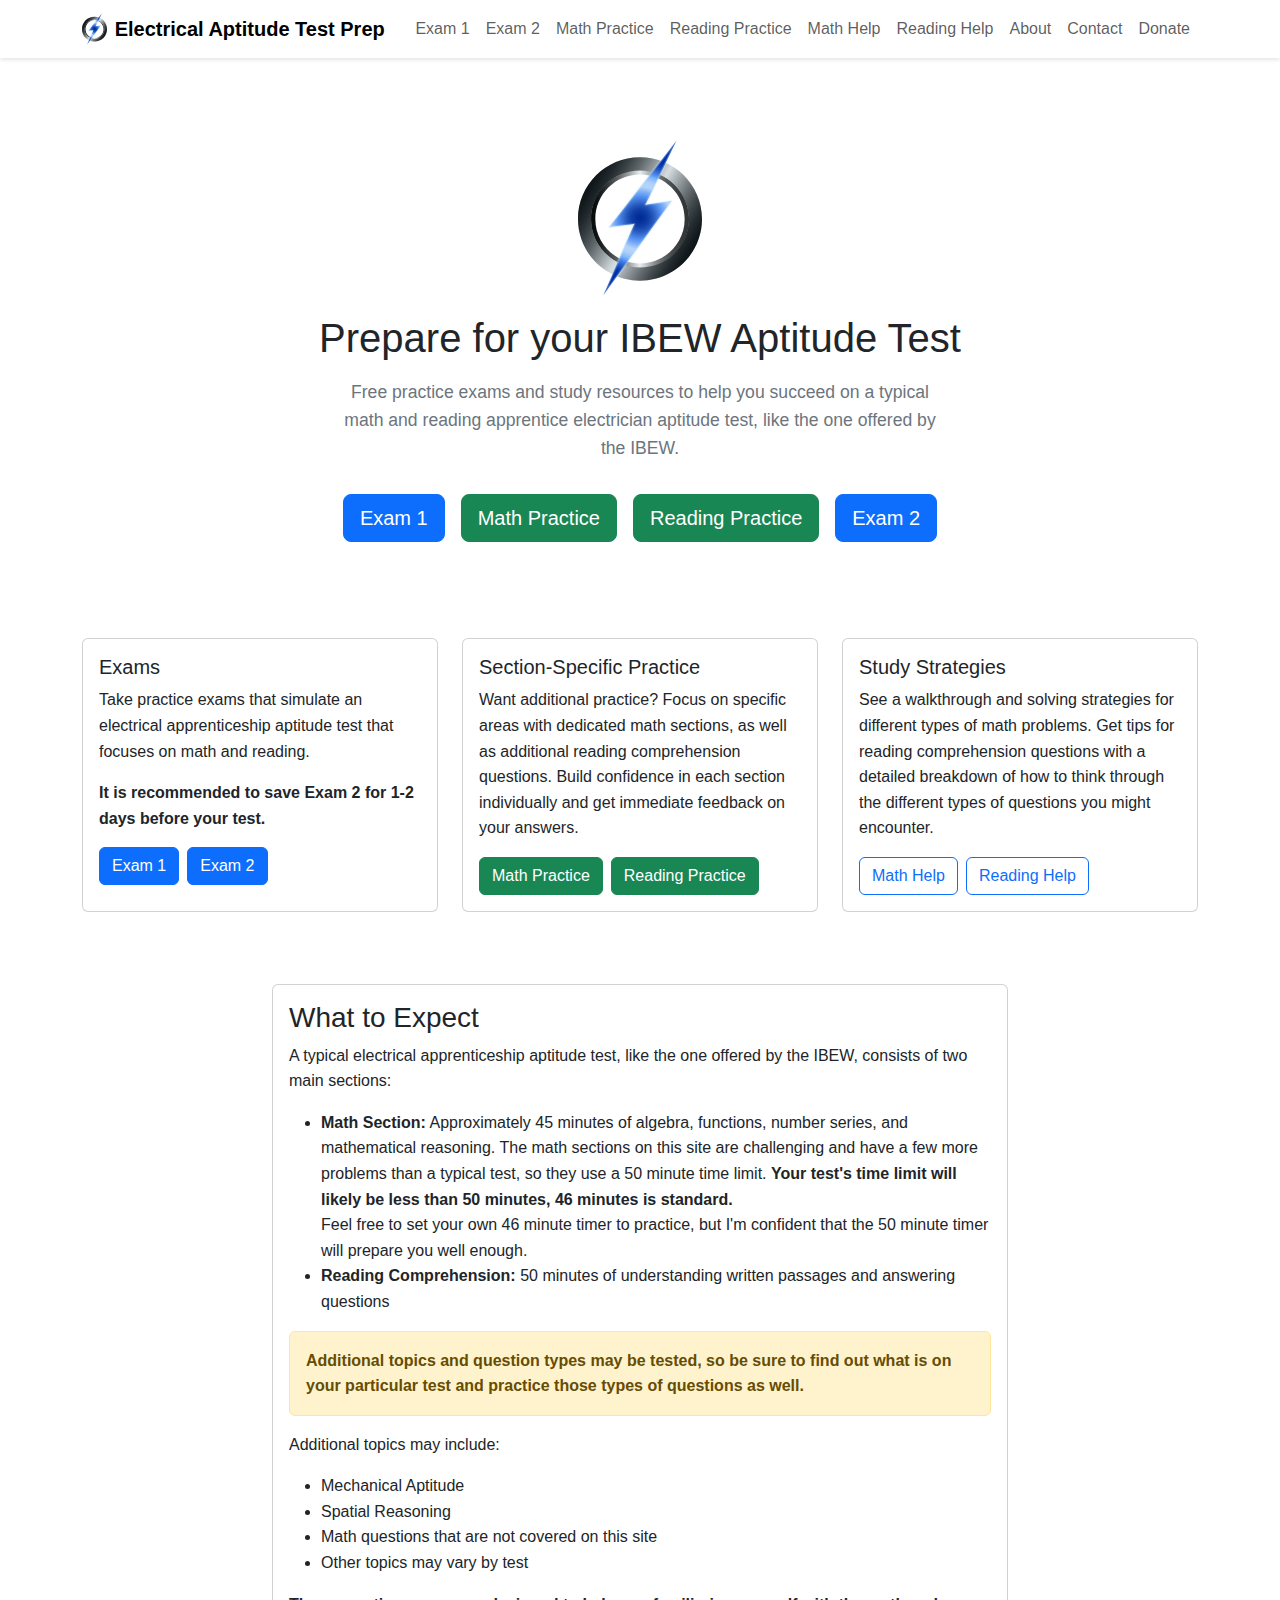
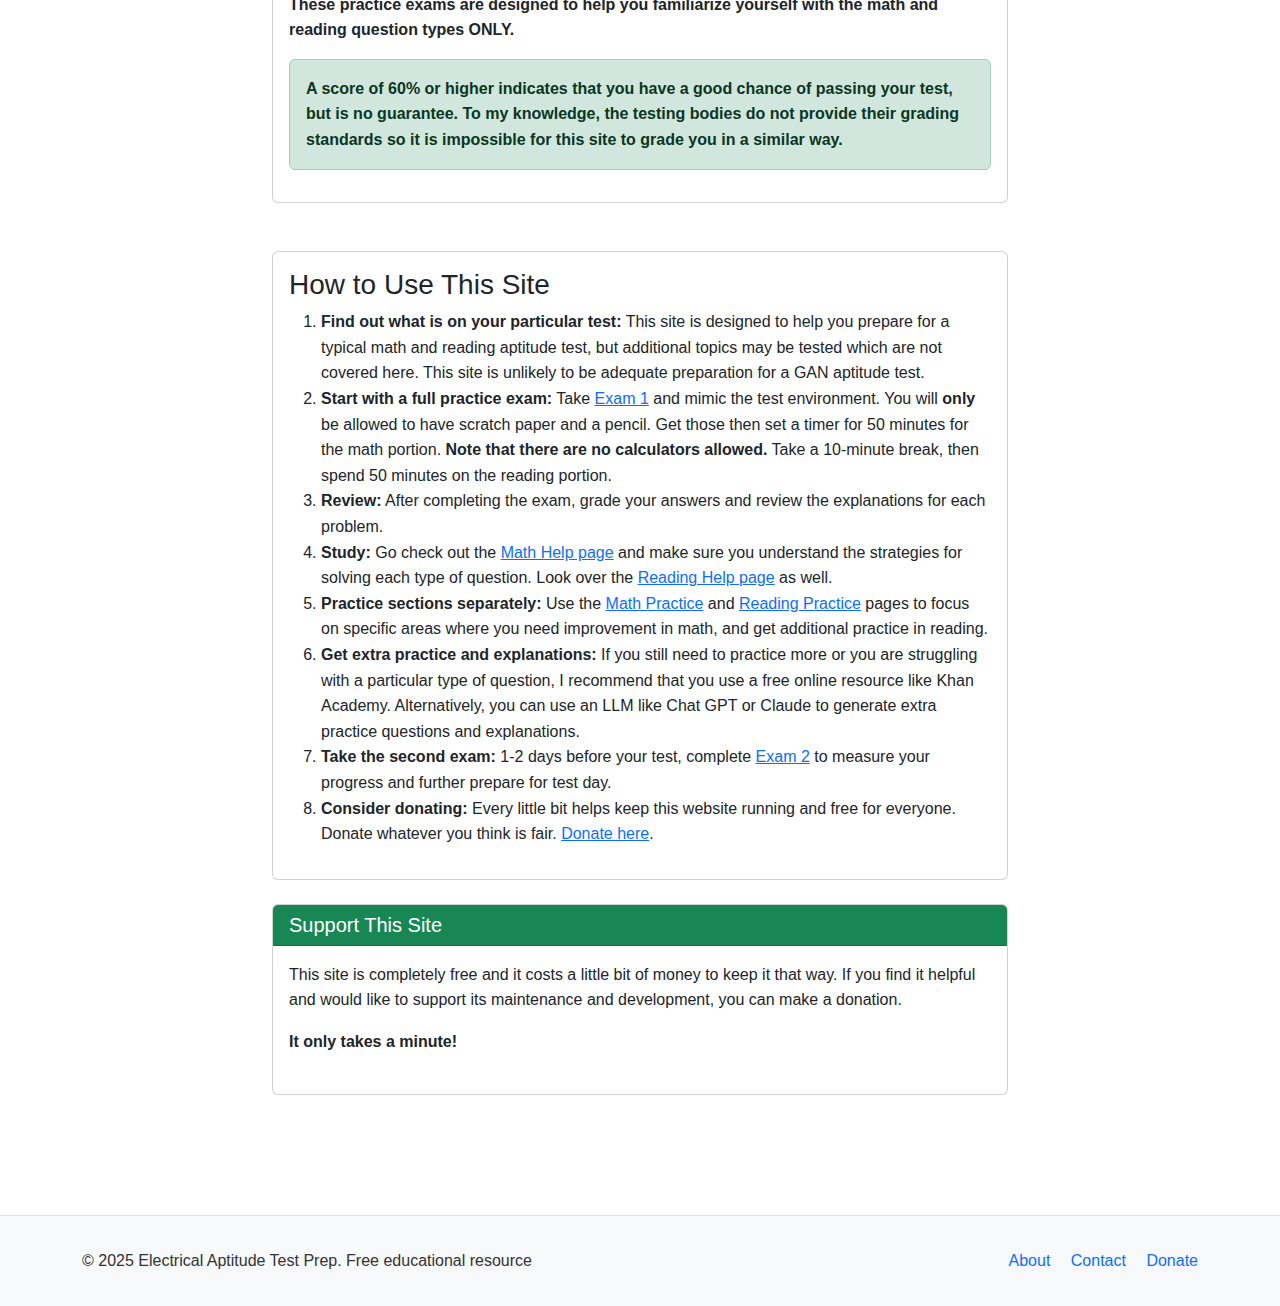
<file: index.html>
<!DOCTYPE html>
<html lang="en">

<head>
    <meta charset="UTF-8">
    <meta name="viewport" content="width=device-width, initial-scale=1.0">
    <title>Electrical Aptitude Test Prep - Free IBEW Practice Exams </title>
    <meta name="description"
        content="Free practice exams and study resources for the IBEW's electrical apprenticeship aptitude test.">
    <meta name="keywords"
        content="electrical aptitude test, apprenticeship test, practice exam, electrical trade, IBEW test prep, free electric aptitude test">
    <meta name="author" content="Electrical Aptitude Test Prep">

    <!-- Open Graph / Facebook -->
    <meta property="og:type" content="website">
    <meta property="og:url" content="https://electricalaptitudetestprep.com/">
    <meta property="og:title" content="Electrical Aptitude Test Practice - Free Practice Exams">
    <meta property="og:description"
        content="Free practice exams and study resources for an electrical apprenticeship aptitude test. Practice math and reading comprehension questions.">
    <meta property="og:image" content="https://electricalaptitudetestprep.com/assets/images/aptitude_og_1.png">
    <meta property="og:image:width" content="1200">
    <meta property="og:image:height" content="630">
    <meta property="og:site_name" content="Electrical Aptitude Test Prep">


    <!-- Twitter -->
    <meta name="twitter:card" content="summary_large_image">
    <meta name="twitter:url" content="https://electricalaptitudetestprep.com/">
    <meta name="twitter:title" content="Electrical Aptitude Test Practice - Free Practice Exams">
    <meta name="twitter:description"
        content="Free practice exams and study resources for an electrical apprenticeship aptitude test. Practice math and reading comprehension questions.">
    <meta name="twitter:image" content="https://electricalaptitudetestprep.com/assets/images/aptitude_og_1.png">

    <!-- Google tag (gtag.js) -->
    <script async src="https://www.googletagmanager.com/gtag/js?id=G-GNX2ZHNFF3"></script>
    <script>
        window.dataLayer = window.dataLayer || [];
        function gtag() { dataLayer.push(arguments); }
        gtag('js', new Date());

        gtag('config', 'G-GNX2ZHNFF3');
    </script>

    <!-- Favicon -->
    <link rel="icon" href="assets/images/Logo%20Symbol%20Lone.svg" type="image/svg+xml">
    <link rel="alternate icon" type="image/png" sizes="32x32" href="assets/images/icon_32.png">
    <!-- Canonical URL -->
    <link rel="canonical" href="https://electricalaptitudetestprep.com/">
    <!-- Bootstrap CSS -->
    <link href="https://cdn.jsdelivr.net/npm/bootstrap@5.3.2/dist/css/bootstrap.min.css" rel="stylesheet">
    <!-- Custom CSS -->
    <link rel="stylesheet" href="assets/css/styles.css">
</head>

<body>
    <!-- Navigation -->
    <nav class="navbar navbar-expand-lg navbar-light bg-white">
        <div class="container">
            <a class="navbar-brand" href="index.html">
                <img src="assets/images/Logo%20Symbol%20Lone.svg" alt="Electrical Aptitude Test Prep"
                    class="site-logo me-2">
                Electrical Aptitude Test Prep
            </a>
            <button class="navbar-toggler" type="button" data-bs-toggle="collapse" data-bs-target="#navbarNav"
                aria-controls="navbarNav" aria-expanded="false" aria-label="Toggle navigation">
                <span class="navbar-toggler-icon"></span>
            </button>
            <div class="collapse navbar-collapse" id="navbarNav">
                <ul class="navbar-nav ms-auto">
                    <li class="nav-item">
                        <a class="nav-link" href="exam1.html">Exam 1</a>
                    </li>
                    <li class="nav-item">
                        <a class="nav-link" href="exam2.html">Exam 2</a>
                    </li>
                    <li class="nav-item">
                        <a class="nav-link" href="practice-math.html">Math Practice</a>
                    </li>
                    <li class="nav-item">
                        <a class="nav-link" href="practice-reading.html">Reading Practice</a>
                    </li>
                    <li class="nav-item">
                        <a class="nav-link" href="math-help.html"> Math Help</a>
                    </li>
                    <li class="nav-item">
                        <a class="nav-link" href="reading-help.html">Reading Help</a>
                    </li>
                    <li class="nav-item">
                        <a class="nav-link" href="about.html">About</a>
                    </li>
                    <li class="nav-item">
                        <a class="nav-link" href="contact.html">Contact</a>
                    </li>
                    <li class="nav-item">
                        <a class="nav-link" href="donate.html">Donate</a>
                    </li>
                </ul>
            </div>
        </div>
    </nav>

    <!-- Main Content -->
    <main>
        <div class="container">
            <!-- Hero Section -->
            <div class="hero-section">
                <img src="assets/images/Logo%20Symbol%20Lone.svg" alt="" class="hero-logo d-block mx-auto mb-3"
                    aria-hidden="true">
                <h1>Prepare for your IBEW Aptitude Test</h1>
                <p>Free practice exams and study resources to help you succeed on a typical math and reading
                    apprentice electrician aptitude test, like the one offered by the IBEW.
                </p>

                <div class="d-flex gap-3 justify-content-center flex-wrap">
                    <a href="exam1.html" class="btn btn-primary btn-lg">Exam 1</a>

                    <a href="practice-math.html" class="btn btn-success btn-lg">Math Practice</a>
                    <a href="practice-reading.html" class="btn btn-success btn-lg">Reading Practice</a>
                    <a href="exam2.html" class="btn btn-primary btn-lg">Exam 2</a>
                </div>
            </div>

            <!-- Features Section -->
            <div class="row mt-5">
                <div class="col-md-4 mb-4">
                    <div class="card h-100">
                        <div class="card-body">
                            <h5 class="card-title">Exams</h5>
                            <p class="card-text">Take practice exams that simulate an electrical apprenticeship
                                aptitude test
                                that focuses on math and reading.</p>
                            <p> <strong>It is recommended to save Exam 2 for 1-2 days before your test.</strong> </p>
                            <div class="d-flex gap-2">
                                <a href="exam1.html" class="btn btn-primary">Exam 1</a>
                                <a href="exam2.html" class="btn btn-primary">Exam 2</a>
                            </div>
                        </div>
                    </div>
                </div>
                <div class="col-md-4 mb-4">
                    <div class="card h-100">
                        <div class="card-body">
                            <h5 class="card-title">Section-Specific Practice</h5>
                            <p class="card-text">Want additional practice? Focus on specific areas with dedicated math
                                sections, as well as additional reading comprehension
                                questions. Build confidence in each section individually and get immediate feedback on
                                your answers.</p>
                            <div class="d-flex gap-2">
                                <a href="practice-math.html" class="btn btn-success">Math Practice</a>
                                <a href="practice-reading.html" class="btn btn-success">Reading Practice</a>
                            </div>
                        </div>
                    </div>
                </div>
                <div class="col-md-4 mb-4">
                    <div class="card h-100">
                        <div class="card-body">
                            <h5 class="card-title">Study Strategies</h5>
                            <p class="card-text">See a walkthrough and solving strategies for different types of math
                                problems. Get tips for reading comprehension questions with a detailed breakdown of how
                                to think through the different types of questions you might encounter.</p>
                            <div class="d-flex gap-2">
                                <a href="math-help.html" class="btn btn-outline-primary">Math Help</a>
                                <a href="reading-help.html" class="btn btn-outline-primary">Reading Help</a>
                            </div>
                        </div>
                    </div>
                </div>
            </div>


            <!-- What to Expect Section -->
            <div class="row mt-5">
                <div class="col-lg-8 mx-auto">
                    <div class="card">
                        <div class="card-body">
                            <h3 class="card-title">What to Expect</h3>
                            <p>A typical electrical apprenticeship aptitude test, like the one offered by the IBEW,
                                consists of two main sections:</p>
                            <ul>
                                <li><strong>Math Section:</strong> Approximately 45 minutes of algebra, functions,
                                    number series, and
                                    mathematical
                                    reasoning. The math sections on this site are challenging and have a few more
                                    problems than a typical
                                    test, so they
                                    use a 50
                                    minute time limit. <strong>Your test's time limit will likely be less than 50
                                        minutes, 46 minutes is standard.</strong> <br> Feel free to set your own 46
                                    minute
                                    timer to
                                    practice, but I'm confident that the 50 minute timer will prepare you well
                                    enough.
                                </li>
                                <li><strong>Reading Comprehension:</strong> 50 minutes of understanding written passages
                                    and answering
                                    questions</li>
                            </ul>
                            <div class="alert alert-warning" role="alert">
                                <strong>Additional topics and question types may be tested, so be sure to find out what
                                    is on your particular test and practice those types of questions as
                                    well.</strong>
                            </div>
                            <p>Additional topics may include:</p>
                            <ul>
                                <li>Mechanical Aptitude</li>
                                <li>Spatial Reasoning</li>
                                <li>Math questions that are not covered on this site</li>
                                <li>Other topics may vary by test</li>

                            </ul>
                            </ul>
                            <p> <strong>These practice exams are designed to help you familiarize yourself with the math
                                    and
                                    reading question
                                    types ONLY.</strong> </p>
                            <div class="alert alert-success" role="alert">
                                <strong>A score of 60% or higher indicates that you have a good chance of passing your
                                    test, but is no guarantee. To my knowledge, the testing bodies do not provide their
                                    grading standards so it is impossible for this site to grade you in a similar
                                    way.</strong>
                            </div>
                        </div>
                    </div>
                </div>
            </div>
            <!-- How to Use Section -->
            <div class="row mt-5">
                <div class="col-lg-8 mx-auto">
                    <div class="card">
                        <div class="card-body">
                            <h3 class="card-title">How to Use This Site</h3>
                            <ol>
                                <li><strong>Find out what is on your particular test:</strong> This site is designed to
                                    help you prepare for a typical math and reading aptitude test, but additional topics
                                    may be tested which are not covered here. This site is unlikely to be adequate
                                    preparation
                                    for a GAN aptitude test.</li>
                                <li><strong>Start with a full practice exam:</strong> Take <a href="exam1.html">Exam
                                        1</a> and
                                    mimic the test environment. You will <strong>only</strong> be allowed to have
                                    scratch paper and a
                                    pencil. Get those then set a timer for 50
                                    minutes for the math portion.<strong> Note that there are no calculators
                                        allowed.</strong> Take a
                                    10-minute break, then spend 50 minutes on the reading portion.</li>
                                <li><strong>Review:</strong> After completing the exam, grade your answers and review
                                    the
                                    explanations for each problem.</li>
                                <li><strong>Study:</strong> Go check out the <a href="math-help.html">Math Help
                                        page</a> and make sure you understand
                                    the strategies for solving each type of question. Look over the <a
                                        href="reading-help.html">Reading Help page</a> as
                                    well.
                                <li><strong>Practice sections separately:</strong> Use the <a
                                        href="practice-math.html">Math Practice</a> and <a
                                        href="practice-reading.html">Reading Practice</a>
                                    pages to focus on specific areas where you need improvement in math, and get
                                    additional practice in reading.</li>
                                <li><strong>Get extra practice and explanations:</strong> If you still need to practice
                                    more or you are struggling with a particular type of question, I recommend that you
                                    use a free online resource like Khan Academy.
                                    Alternatively, you can use an LLM like Chat GPT or
                                    Claude to generate extra practice questions and explanations.</li>
                                <li><strong>Take the second exam:</strong> 1-2 days before your test, complete <a
                                        href="exam2.html">Exam 2</a> to measure your
                                    progress and further prepare for test day.</li>
                                <li><strong>Consider donating:</strong> Every little bit helps keep this website running
                                    and free for everyone. Donate whatever you think is fair. <a
                                        href="donate.html">Donate here</a>.</li>

                            </ol>
                        </div>
                    </div>

                    <!-- Donation Section -->
                    <div class="card mb-4 mt-4" id="donate">
                        <div class="card-header bg-success text-white">
                            <h5 class="mb-0">Support This Site</h5>
                        </div>
                        <div class="card-body">
                            <p>This site is completely free and it costs a little bit of money to keep it that way. If
                                you find it helpful and
                                would like to support its maintenance and development, you can make a donation.</p>
                            <p><strong>It only takes a minute!</strong></p>

                            <div class="text-center mt-4">
                                <script type="text/javascript"
                                    src="https://cdnjs.buymeacoffee.com/1.0.0/button.prod.min.js" data-name="bmc-button"
                                    data-slug="electricalaptitudeprep" data-color="#FFDD00" data-emoji="☕"
                                    data-font="Cookie" data-text="Buy me a coffee" data-outline-color="#000000"
                                    data-font-color="#000000" data-coffee-color="#ffffff"></script>
                            </div>

                        </div>
                    </div>
                </div>
            </div>
        </div>
    </main>

    <!-- Footer -->
    <footer>
        <div class="container">
            <div class="row">
                <div class="col-md-6">
                    <p class="mb-0">&copy; 2025 Electrical Aptitude Test Prep. Free educational resource</p>
                </div>
                <div class="col-md-6 text-md-end">
                    <a href="about.html" class="text-decoration-none me-3">About</a>
                    <a href="contact.html" class="text-decoration-none me-3">Contact</a>
                    <a href="donate.html" class="text-decoration-none">Donate</a>
                </div>
            </div>
        </div>
    </footer>

    <!-- Bootstrap JS -->
    <script src="https://cdn.jsdelivr.net/npm/bootstrap@5.3.2/dist/js/bootstrap.bundle.min.js"></script>
    <!-- Custom JS -->
    <script src="assets/js/main.js"></script>
</body>

</html>
</file>
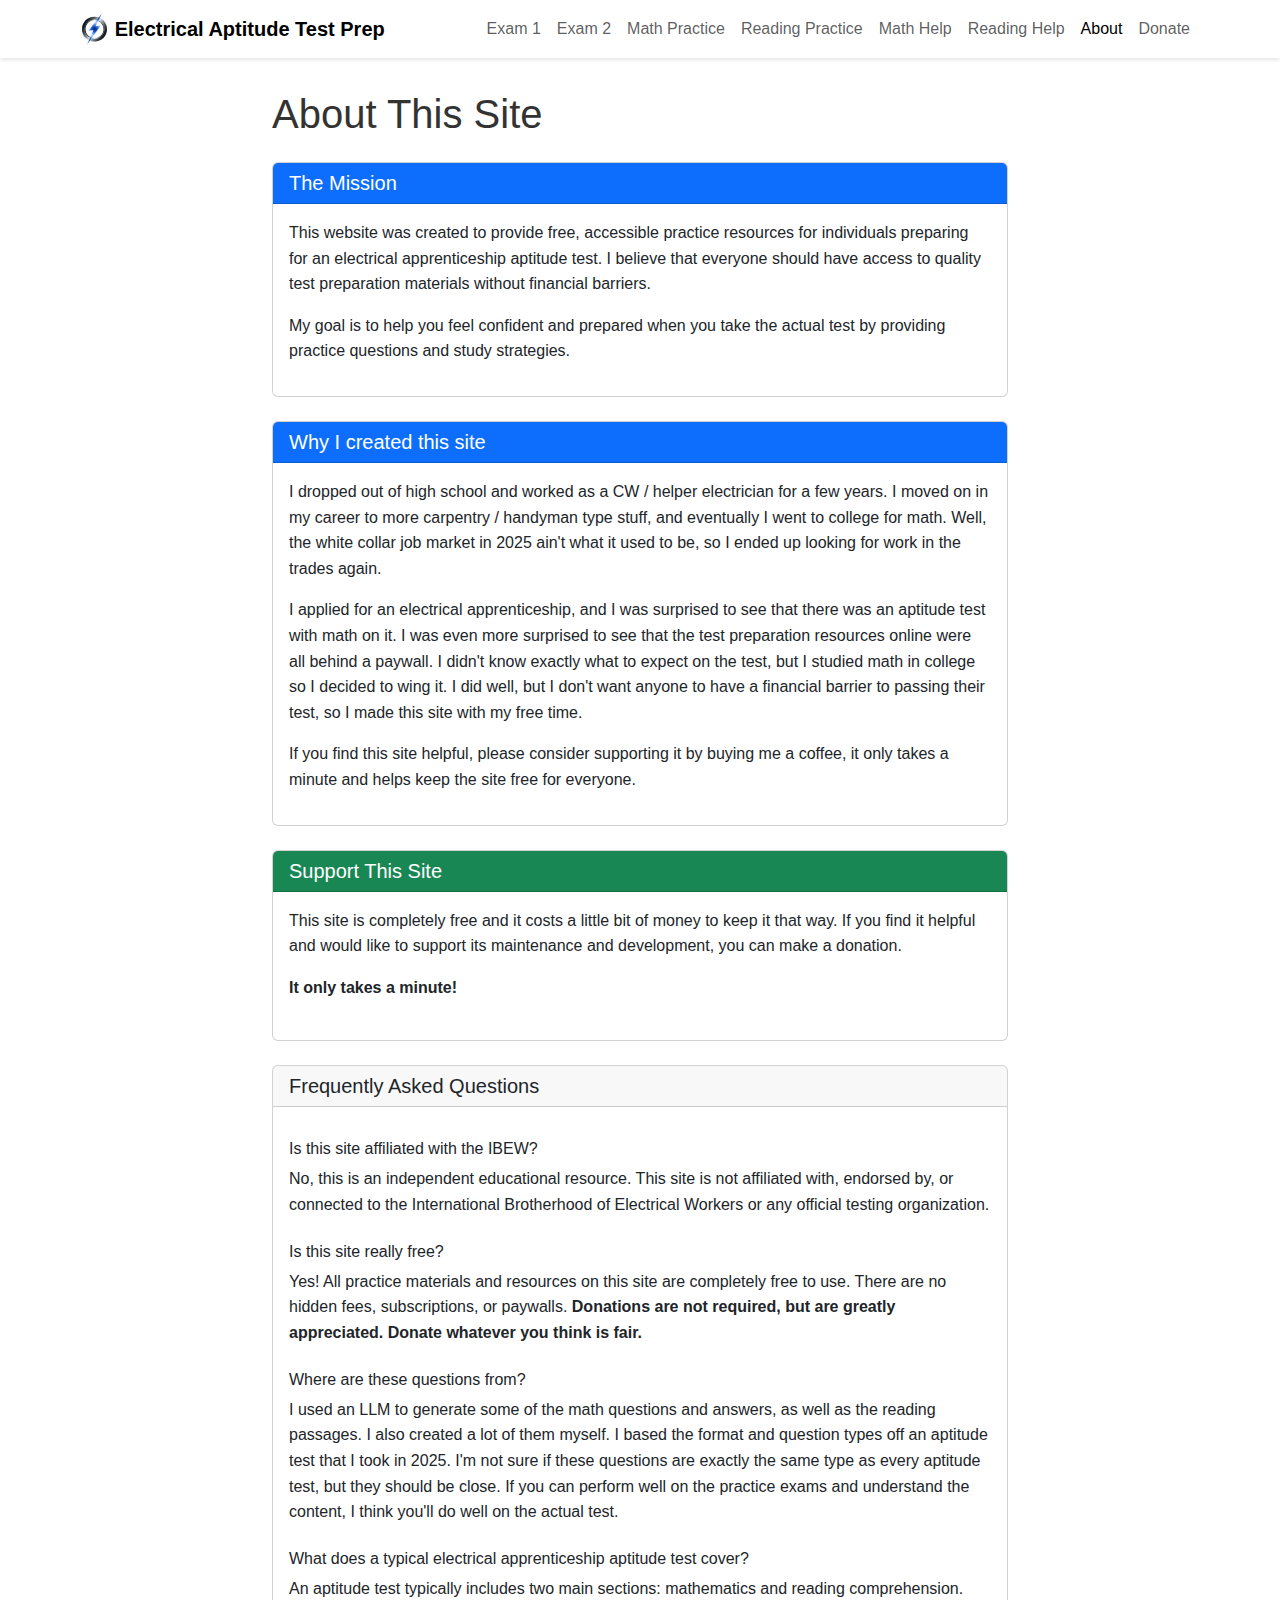
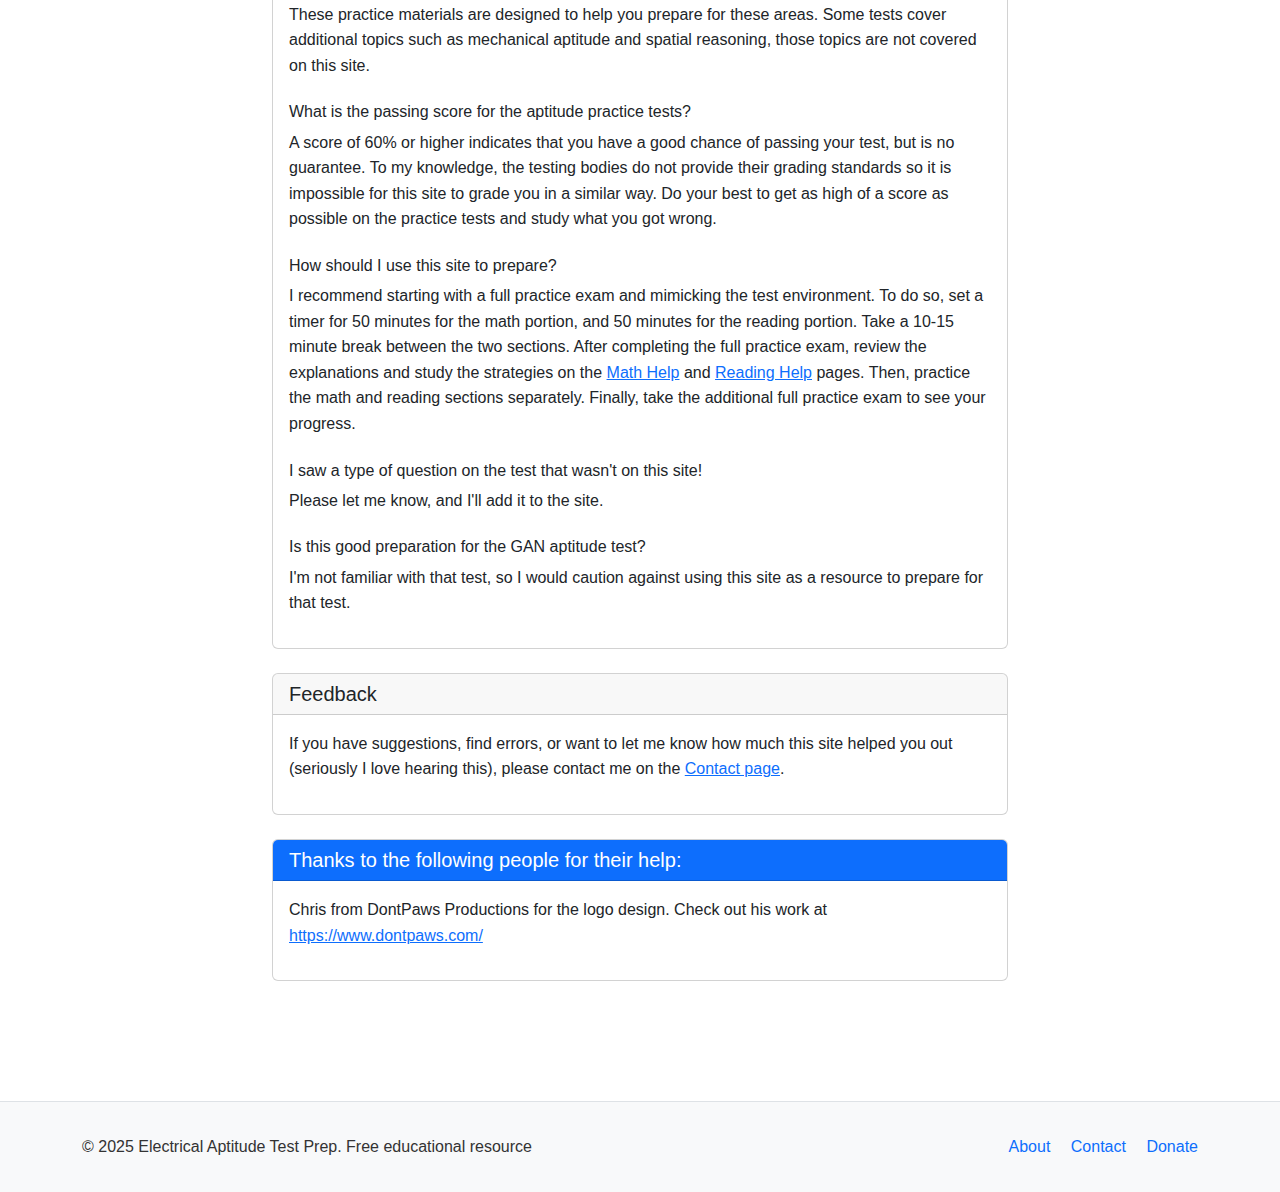
<file: about.html>
<!DOCTYPE html>
<html lang="en">

<head>
    <meta charset="UTF-8">
    <meta name="viewport" content="width=device-width, initial-scale=1.0">
    <title>About - Electrical Aptitude Test Practice</title>
    <meta name="description"
        content="About the Electrical Aptitude Test Practice site, FAQ, and how to support this free educational resource.">
    <meta name="keywords" content="electrical aptitude test, about, FAQ, free educational resource, IBEW test prep">
    <meta name="author" content="Electrical Aptitude Test Prep">

    <!-- Open Graph / Facebook -->
    <meta property="og:type" content="website">
    <meta property="og:url" content="https://electricalaptitudetestprep.com/about.html">
    <meta property="og:title" content="About - Electrical Aptitude Test Practice">
    <meta property="og:description"
        content="About the Electrical Aptitude Test Practice site, FAQ, and how to support this free educational resource.">
    <meta property="og:image" content="https://electricalaptitudetestprep.com/assets/images/aptitude_og_1.png">
    <meta property="og:image:width" content="1200">
    <meta property="og:image:height" content="630">
    <meta property="og:site_name" content="Electrical Aptitude Test Prep">

    <!-- Twitter -->
    <meta name="twitter:card" content="summary_large_image">
    <meta name="twitter:url" content="https://electricalaptitudetestprep.com/about.html">
    <meta name="twitter:title" content="About - Electrical Aptitude Test Practice">
    <meta name="twitter:description"
        content="About the Electrical Aptitude Test Practice site, FAQ, and how to support this free educational resource.">
    <meta name="twitter:image" content="https://electricalaptitudetestprep.com/assets/images/aptitude_og_1.png">

    <!-- Google tag (gtag.js) -->
    <script async src="https://www.googletagmanager.com/gtag/js?id=G-GNX2ZHNFF3"></script>
    <script>
        window.dataLayer = window.dataLayer || [];
        function gtag() { dataLayer.push(arguments); }
        gtag('js', new Date());

        gtag('config', 'G-GNX2ZHNFF3');
    </script>

    <!-- Favicon -->
    <link rel="icon" href="assets/images/Logo%20Symbol%20Lone.svg" type="image/svg+xml">
    <link rel="alternate icon" type="image/png" sizes="32x32" href="assets/images/icon_32.png">
    <!-- Canonical URL -->
    <link rel="canonical" href="https://electricalaptitudetestprep.com/about.html">
    <!-- Bootstrap CSS -->
    <link href="https://cdn.jsdelivr.net/npm/bootstrap@5.3.2/dist/css/bootstrap.min.css" rel="stylesheet">
    <!-- Custom CSS -->
    <link rel="stylesheet" href="assets/css/styles.css">
</head>

<body>
    <!-- Navigation -->
    <nav class="navbar navbar-expand-lg navbar-light bg-white">
        <div class="container">
            <a class="navbar-brand" href="index.html">
                <img src="assets/images/Logo%20Symbol%20Lone.svg" alt="Electrical Aptitude Test Prep"
                    class="site-logo me-2">
                Electrical Aptitude Test Prep
            </a>
            <button class="navbar-toggler" type="button" data-bs-toggle="collapse" data-bs-target="#navbarNav"
                aria-controls="navbarNav" aria-expanded="false" aria-label="Toggle navigation">
                <span class="navbar-toggler-icon"></span>
            </button>
            <div class="collapse navbar-collapse" id="navbarNav">
                <ul class="navbar-nav ms-auto">
                    <li class="nav-item">
                        <a class="nav-link" href="exam1.html">Exam 1</a>
                    </li>
                    <li class="nav-item">
                        <a class="nav-link" href="exam2.html">Exam 2</a>
                    </li>
                    <li class="nav-item">
                        <a class="nav-link" href="practice-math.html">Math Practice</a>
                    </li>
                    <li class="nav-item">
                        <a class="nav-link" href="practice-reading.html">Reading Practice</a>
                    </li>
                    <li class="nav-item">
                        <a class="nav-link" href="math-help.html"> Math Help</a>
                    </li>
                    <li class="nav-item">
                        <a class="nav-link" href="reading-help.html">Reading Help</a>
                    </li>
                    <li class="nav-item">
                        <a class="nav-link active" href="about.html">About</a>
                    </li>
                    <li class="nav-item">
                        <a class="nav-link" href="donate.html">Donate</a>
                    </li>
                </ul>
            </div>
        </div>
    </nav>

    <!-- Main Content -->
    <main>
        <div class="container">
            <div class="row">
                <div class="col-lg-8 mx-auto">
                    <h1 class="mb-4">About This Site</h1>


                    <!-- About Section -->
                    <div class="card mb-4">
                        <div class="card-header bg-primary text-white">
                            <h5 class="mb-0">The Mission</h5>
                        </div>
                        <div class="card-body">
                            <p>This website was created to provide free, accessible practice resources for individuals
                                preparing for an electrical apprenticeship
                                aptitude test. I believe that everyone should have access to quality test preparation
                                materials without financial barriers.</p>
                            <p>My goal is to help you feel confident and prepared when you take the actual test by
                                providing practice questions and study strategies.
                            </p>
                        </div>
                    </div>

                    <!-- Why I Created This Site Section -->
                    <div class="card mb-4">
                        <div class="card-header bg-primary text-white">
                            <h5 class="mb-0">Why I created this site</h5>
                        </div>
                        <div class="card-body">
                            <p>I dropped out of high school and worked as a CW / helper electrician for a few years. I
                                moved on in my career to more carpentry / handyman type stuff, and eventually I went to
                                college for math. Well, the white collar job market in 2025 ain't what it used to be, so
                                I ended
                                up looking for work in the trades again.</p>
                            <p>I applied for an electrical apprenticeship, and I was surprised to see that there was an
                                aptitude test with math on it. I was even more
                                surprised to see that the test preparation resources online were all behind a
                                paywall. I didn't know exactly what to expect on the test, but I studied math in college
                                so I
                                decided to wing it. I did well, but I don't want
                                anyone to have a financial barrier to passing their test, so I made this site with my
                                free time.
                            </p>
                            <p>If you find this site helpful, please consider supporting it by buying me a coffee, it
                                only takes a minute and helps keep the site free for everyone.
                            </p>
                        </div>
                    </div>
                    <!-- Donation Section -->
                    <div class="card mb-4" id="donate">
                        <div class="card-header bg-success text-white">
                            <h5 class="mb-0">Support This Site</h5>
                        </div>
                        <div class="card-body">
                            <p>This site is completely free and it costs a little bit of money to keep it that way. If
                                you find it helpful and
                                would like to support its maintenance and development, you can make a donation.</p>
                            <p><strong>It only takes a minute!</strong></p>

                            <div class="text-center mt-4">
                                <script type="text/javascript"
                                    src="https://cdnjs.buymeacoffee.com/1.0.0/button.prod.min.js" data-name="bmc-button"
                                    data-slug="electricalaptitudeprep" data-color="#FFDD00" data-emoji="☕"
                                    data-font="Cookie" data-text="Buy me a coffee" data-outline-color="#000000"
                                    data-font-color="#000000" data-coffee-color="#ffffff"></script>
                            </div>

                        </div>
                    </div>

                    <!-- FAQ Section -->
                    <div class="card mb-4">
                        <div class="card-header">
                            <h5 class="mb-0">Frequently Asked Questions</h5>
                        </div>
                        <div class="card-body">
                            <h6 class="mt-3">Is this site affiliated with the IBEW?</h6>
                            <p>No, this is an independent educational resource. This site is not affiliated with,
                                endorsed by,
                                or connected to the International Brotherhood of Electrical Workers or any official
                                testing organization.</p>

                            <h6 class="mt-4">Is this site really free?</h6>
                            <p>Yes! All practice materials and resources on this site are completely free to use. There
                                are no hidden fees, subscriptions, or paywalls. <strong> Donations are not required, but
                                    are greatly appreciated. Donate whatever you think is fair.</strong></p>
                            <h6 class="mt-4">Where are these questions from?</h6>
                            <p>I used
                                an LLM to generate some of the math questions and answers, as well as the reading
                                passages. I also created a lot of them myself. I
                                based the format and question types off an aptitude test that I took in 2025. I'm not
                                sure if these questions are exactly the same type as every aptitude test,
                                but they should be close.
                                If you can perform well on the practice exams and understand the content, I think you'll
                                do well on the actual test. </p>

                            <h6 class="mt-4">What does a typical electrical apprenticeship aptitude test cover?</h6>
                            <p>An aptitude test typically includes two main sections: mathematics and reading
                                comprehension. These practice materials are designed
                                to help you prepare for these areas. Some tests cover additional topics such as
                                mechanical aptitude and spatial reasoning, those topics are not covered on this site.
                            </p>

                            <h6 class="mt-4">What is the passing score for the aptitude practice tests?</h6>
                            <p>A score of 60% or higher indicates that you have a good chance of passing your test, but
                                is no guarantee. To my knowledge, the testing bodies do not provide their grading
                                standards so it is impossible for this site to grade you in a similar way. Do your best
                                to get as high of a score as possible on the practice tests and study what you got
                                wrong.</p>

                            <h6 class="mt-4">How should I use this site to prepare?</h6>
                            <p>I recommend starting with a full practice exam and mimicking the test environment. To do
                                so, set a timer for 50 minutes for the math portion, and 50 minutes for the reading
                                portion.
                                Take a 10-15 minute break between the two sections.
                                After completing the full practice exam, review the explanations and study the
                                strategies on the <a href="math-help.html">Math Help</a> and <a
                                    href="reading-help.html">Reading Help</a> pages.
                                Then, practice the math and reading sections separately.
                                Finally, take the additional full practice exam to see your progress.

                            </p>

                            <h6 class="mt-4">I saw a type of question on the test that wasn't on this site!</h6>
                            <p>Please let me know, and I'll add it to the site.</p>
                            <h6 class="mt-4">Is this good preparation for the GAN aptitude test?</h6>
                            <p>I'm not familiar with that test, so I would caution against using this site as a resource
                                to prepare for that test.</p>
                        </div>
                    </div>



                    <!-- Contact/Feedback -->
                    <div class="card mb-4">
                        <div class="card-header">
                            <h5 class="mb-0">Feedback</h5>
                        </div>
                        <div class="card-body">
                            <p>If you have suggestions, find errors, or want to let me know how much this site helped
                                you out (seriously I love hearing this), please contact me on
                                the <a href="contact.html">Contact page</a>.</p>

                        </div>
                    </div>
                    <!-- Special Thanks Sections-->
                    <div class="card mb-4">
                        <div class="card-header bg-primary text-white">
                            <h5 class="mb-0">Thanks to the following people for their help:</h5>
                        </div>
                        <div class="card-body">
                            <p>Chris from DontPaws Productions for the logo design. Check out his work at <a
                                    href="https://dontpaws.com" target="_blank">https://www.dontpaws.com/</a></p>

                        </div>
                    </div>


                </div>
            </div>
        </div>
    </main>

    <!-- Footer -->
    <footer>
        <div class="container">
            <div class="row">
                <div class="col-md-6">
                    <p class="mb-0">&copy; 2025 Electrical Aptitude Test Prep. Free educational resource</p>
                </div>
                <div class="col-md-6 text-md-end">
                    <a href="about.html" class="text-decoration-none me-3">About</a>
                    <a href="contact.html" class="text-decoration-none me-3">Contact</a>
                    <a href="donate.html" class="text-decoration-none">Donate</a>
                </div>
            </div>
        </div>
    </footer>

    <!-- Bootstrap JS -->
    <script src="https://cdn.jsdelivr.net/npm/bootstrap@5.3.2/dist/js/bootstrap.bundle.min.js"></script>
    <!-- Custom JS -->
    <script src="assets/js/main.js"></script>
</body>

</html>
</file>
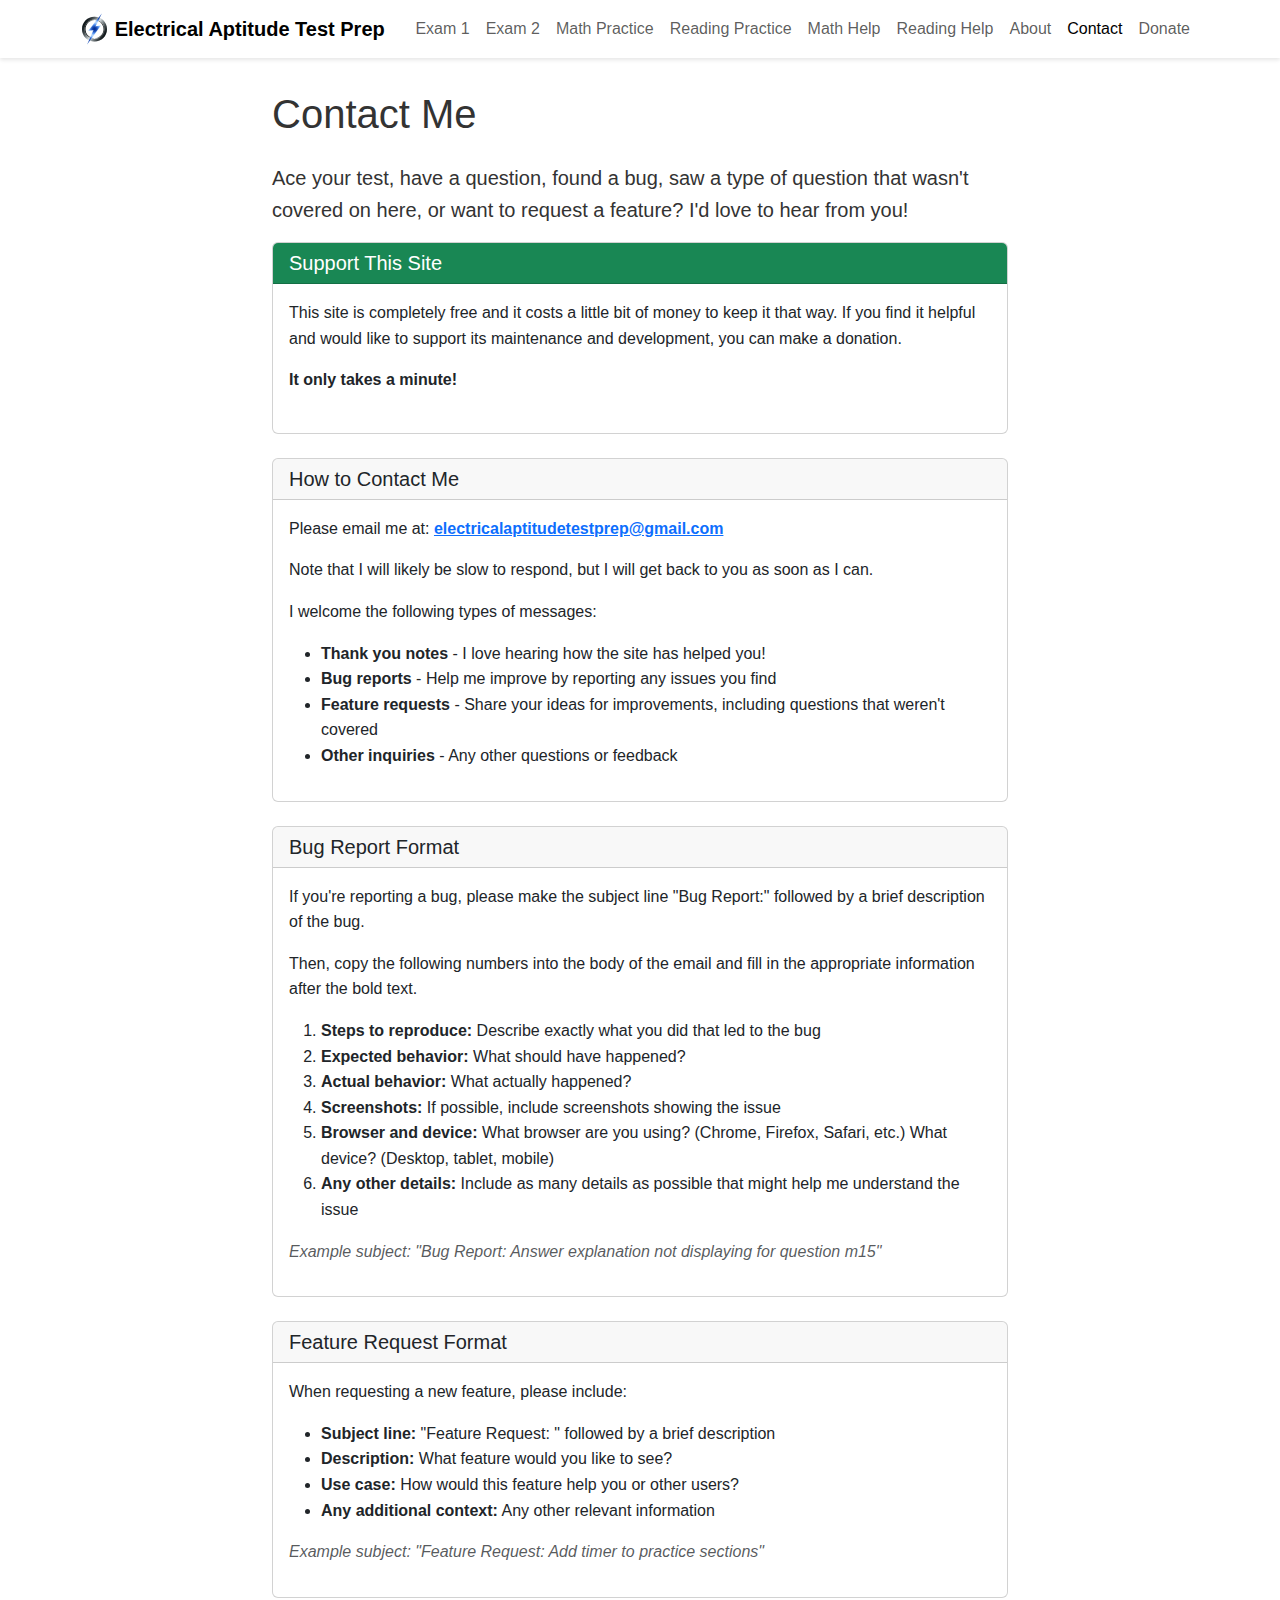
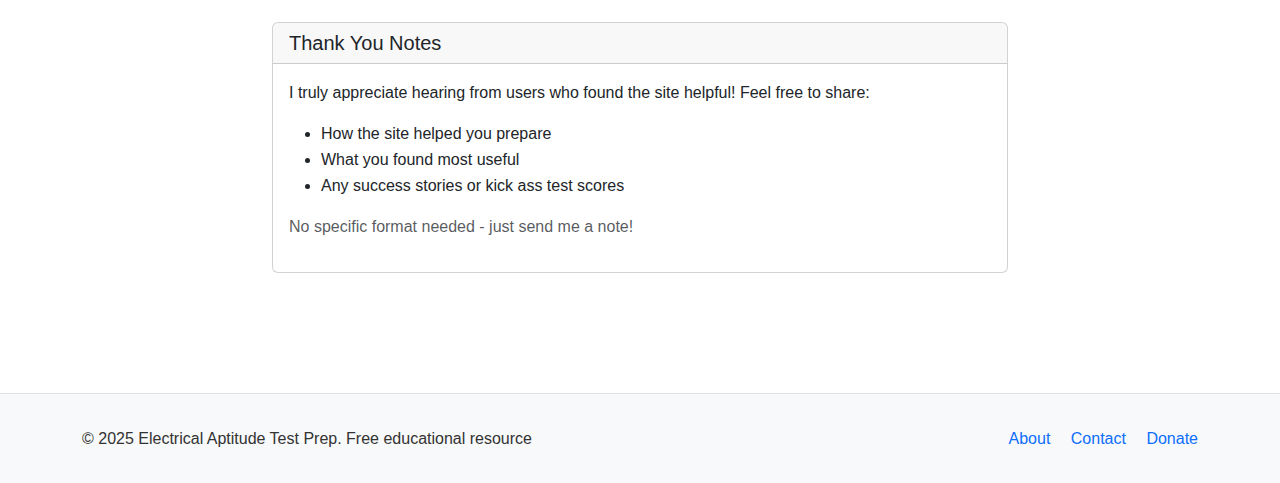
<file: contact.html>
<!DOCTYPE html>
<html lang="en">

<head>
    <meta charset="UTF-8">
    <meta name="viewport" content="width=device-width, initial-scale=1.0">
    <title>Contact - Electrical Aptitude Test Practice</title>
    <meta name="description"
        content="Contact me for bug reports, feature requests, thank you notes, or other inquiries about the Electrical Aptitude Test Practice site.">
    <meta name="keywords" content="electrical aptitude test, contact, bug report, feature request, feedback">
    <meta name="author" content="Electrical Aptitude Test Prep">

    <!-- Open Graph / Facebook -->
    <meta property="og:type" content="website">
    <meta property="og:url" content="https://electricalaptitudetestprep.com/contact.html">
    <meta property="og:title" content="Contact - Electrical Aptitude Test Practice">
    <meta property="og:description"
        content="Contact me for bug reports, feature requests, thank you notes, or other inquiries about the Electrical Aptitude Test Practice site.">
    <meta property="og:image" content="https://electricalaptitudetestprep.com/assets/images/aptitude_og_1.png">
    <meta property="og:image:width" content="1200">
    <meta property="og:image:height" content="630">
    <meta property="og:site_name" content="Electrical Aptitude Test Prep">

    <!-- Twitter -->
    <meta name="twitter:card" content="summary_large_image">
    <meta name="twitter:url" content="https://electricalaptitudetestprep.com/contact.html">
    <meta name="twitter:title" content="Contact - Electrical Aptitude Test Practice">
    <meta name="twitter:description"
        content="Contact me for bug reports, feature requests, thank you notes, or other inquiries about the Electrical Aptitude Test Practice site.">
    <meta name="twitter:image" content="https://electricalaptitudetestprep.com/assets/images/aptitude_og_1.png">

    <!-- Google tag (gtag.js) -->
    <script async src="https://www.googletagmanager.com/gtag/js?id=G-GNX2ZHNFF3"></script>
    <script>
        window.dataLayer = window.dataLayer || [];
        function gtag() { dataLayer.push(arguments); }
        gtag('js', new Date());

        gtag('config', 'G-GNX2ZHNFF3');
    </script>

    <!-- Favicon -->
    <link rel="icon" href="assets/images/Logo%20Symbol%20Lone.svg" type="image/svg+xml">
    <link rel="alternate icon" type="image/png" sizes="32x32" href="assets/images/icon_32.png">
    <!-- Canonical URL -->
    <link rel="canonical" href="https://electricalaptitudetestprep.com/contact.html">
    <!-- Bootstrap CSS -->
    <link href="https://cdn.jsdelivr.net/npm/bootstrap@5.3.2/dist/css/bootstrap.min.css" rel="stylesheet">
    <!-- Custom CSS -->
    <link rel="stylesheet" href="assets/css/styles.css">
</head>

<body>
    <!-- Navigation -->
    <nav class="navbar navbar-expand-lg navbar-light bg-white">
        <div class="container">
            <a class="navbar-brand" href="index.html">
                <img src="assets/images/Logo%20Symbol%20Lone.svg" alt="Electrical Aptitude Test Prep"
                    class="site-logo me-2">
                Electrical Aptitude Test Prep
            </a>
            <button class="navbar-toggler" type="button" data-bs-toggle="collapse" data-bs-target="#navbarNav"
                aria-controls="navbarNav" aria-expanded="false" aria-label="Toggle navigation">
                <span class="navbar-toggler-icon"></span>
            </button>
            <div class="collapse navbar-collapse" id="navbarNav">
                <ul class="navbar-nav ms-auto">
                    <li class="nav-item">
                        <a class="nav-link" href="exam1.html">Exam 1</a>
                    </li>
                    <li class="nav-item">
                        <a class="nav-link" href="exam2.html">Exam 2</a>
                    </li>
                    <li class="nav-item">
                        <a class="nav-link" href="practice-math.html">Math Practice</a>
                    </li>
                    <li class="nav-item">
                        <a class="nav-link" href="practice-reading.html">Reading Practice</a>
                    </li>
                    <li class="nav-item">
                        <a class="nav-link" href="math-help.html"> Math Help</a>
                    </li>
                    <li class="nav-item">
                        <a class="nav-link" href="reading-help.html">Reading Help</a>
                    </li>
                    <li class="nav-item">
                        <a class="nav-link" href="about.html">About</a>
                    </li>
                    <li class="nav-item">
                        <a class="nav-link active" href="contact.html">Contact</a>
                    </li>
                    <li class="nav-item">
                        <a class="nav-link" href="donate.html">Donate</a>
                    </li>
                </ul>
            </div>
        </div>
    </nav>

    <!-- Main Content -->
    <main>
        <div class="container">
            <div class="row">
                <div class="col-lg-8 mx-auto">
                    <h1 class="mb-4">Contact Me</h1>
                    <p class="lead">Ace your test, have a question, found a bug, saw a type of question that wasn't
                        covered on
                        here, or want to request a feature? I'd love
                        to hear from
                        you!</p>

                    <!-- Donation Section -->
                    <div class="card mb-4" id="donate">
                        <div class="card-header bg-success text-white">
                            <h5 class="mb-0">Support This Site</h5>
                        </div>
                        <div class="card-body">
                            <p>This site is completely free and it costs a little bit of money to keep it that way. If
                                you find it helpful and
                                would like to support its maintenance and development, you can make a donation.</p>
                            <p><strong>It only takes a minute!</strong></p>

                            <div class="text-center mt-4">
                                <script type="text/javascript"
                                    src="https://cdnjs.buymeacoffee.com/1.0.0/button.prod.min.js" data-name="bmc-button"
                                    data-slug="electricalaptitudeprep" data-color="#FFDD00" data-emoji="☕"
                                    data-font="Cookie" data-text="Buy me a coffee" data-outline-color="#000000"
                                    data-font-color="#000000" data-coffee-color="#ffffff"></script>
                            </div>

                        </div>
                    </div>

                    <!-- Contact Information -->
                    <div class="card mb-4">
                        <div class="card-header">
                            <h5 class="mb-0">How to Contact Me</h5>
                        </div>
                        <div class="card-body">
                            <p>Please email me at: <strong><a
                                        href="mailto:electricalaptitudetestprep@gmail.com">electricalaptitudetestprep@gmail.com</a></strong>
                            </p>
                            <p>Note that I will likely be slow to respond, but I will get back to you as soon as I can.
                            </p>
                            <p>I welcome the following types of messages:</p>
                            <ul>
                                <li><strong>Thank you notes</strong> - I love hearing how the site has helped you!</li>
                                <li><strong>Bug reports</strong> - Help me improve by reporting any issues you find</li>
                                <li><strong>Feature requests</strong> - Share your ideas for improvements, including
                                    questions that weren't covered</li>
                                <li><strong>Other inquiries</strong> - Any other questions or feedback</li>
                            </ul>
                        </div>
                    </div>

                    <!-- Bug Report Format -->
                    <div class="card mb-4">
                        <div class="card-header">
                            <h5 class="mb-0">Bug Report Format</h5>
                        </div>
                        <div class="card-body">
                            <p>If you're reporting a bug, please make the subject line "Bug Report:" followed by a brief
                                description of the bug. </p>
                            <p>Then, copy the following numbers into the body of the email and
                                fill in the appropriate information after the bold text.</p>
                            <ol>

                                <li><strong>Steps to reproduce:</strong> Describe exactly what you did that led to the
                                    bug</li>
                                <li><strong>Expected behavior:</strong> What should have happened?</li>
                                <li><strong>Actual behavior:</strong> What actually happened?</li>
                                <li><strong>Screenshots:</strong> If possible, include screenshots showing the issue
                                </li>
                                <li><strong>Browser and device:</strong> What browser are you using? (Chrome, Firefox,
                                    Safari, etc.) What device? (Desktop, tablet, mobile)</li>
                                <li><strong>Any other details:</strong> Include as many details as possible that might
                                    help me understand the issue</li>
                            </ol>
                            <p class="text-muted"><em>Example subject: "Bug Report: Answer explanation not displaying
                                    for question m15"</em></p>
                        </div>
                    </div>

                    <!-- Feature Request Format -->
                    <div class="card mb-4">
                        <div class="card-header">
                            <h5 class="mb-0">Feature Request Format</h5>
                        </div>
                        <div class="card-body">
                            <p>When requesting a new feature, please include:</p>
                            <ul>
                                <li><strong>Subject line:</strong> "Feature Request: " followed by a brief description
                                </li>
                                <li><strong>Description:</strong> What feature would you like to see?</li>
                                <li><strong>Use case:</strong> How would this feature help you or other users?</li>
                                <li><strong>Any additional context:</strong> Any other relevant information</li>
                            </ul>
                            <p class="text-muted"><em>Example subject: "Feature Request: Add timer to practice
                                    sections"</em></p>
                        </div>
                    </div>

                    <!-- Thank You Notes -->
                    <div class="card mb-4">
                        <div class="card-header">
                            <h5 class="mb-0">Thank You Notes</h5>
                        </div>
                        <div class="card-body">
                            <p>I truly appreciate hearing from users who found the site helpful! Feel free to share:</p>
                            <ul>
                                <li>How the site helped you prepare</li>
                                <li>What you found most useful</li>
                                <li>Any success stories or kick ass test scores</li>
                            </ul>
                            <p class="text-muted">No specific format needed - just send me a note!</p>
                        </div>
                    </div>


                </div>
            </div>
        </div>
    </main>

    <!-- Footer -->
    <footer>
        <div class="container">
            <div class="row">
                <div class="col-md-6">
                    <p class="mb-0">&copy; 2025 Electrical Aptitude Test Prep. Free educational resource</p>
                </div>
                <div class="col-md-6 text-md-end">
                    <a href="about.html" class="text-decoration-none me-3">About</a>
                    <a href="contact.html" class="text-decoration-none me-3">Contact</a>
                    <a href="donate.html" class="text-decoration-none">Donate</a>
                </div>
            </div>
        </div>
    </footer>

    <!-- Bootstrap JS -->
    <script src="https://cdn.jsdelivr.net/npm/bootstrap@5.3.2/dist/js/bootstrap.bundle.min.js"></script>
    <!-- Custom JS -->
    <script src="assets/js/main.js"></script>
</body>

</html>
</file>
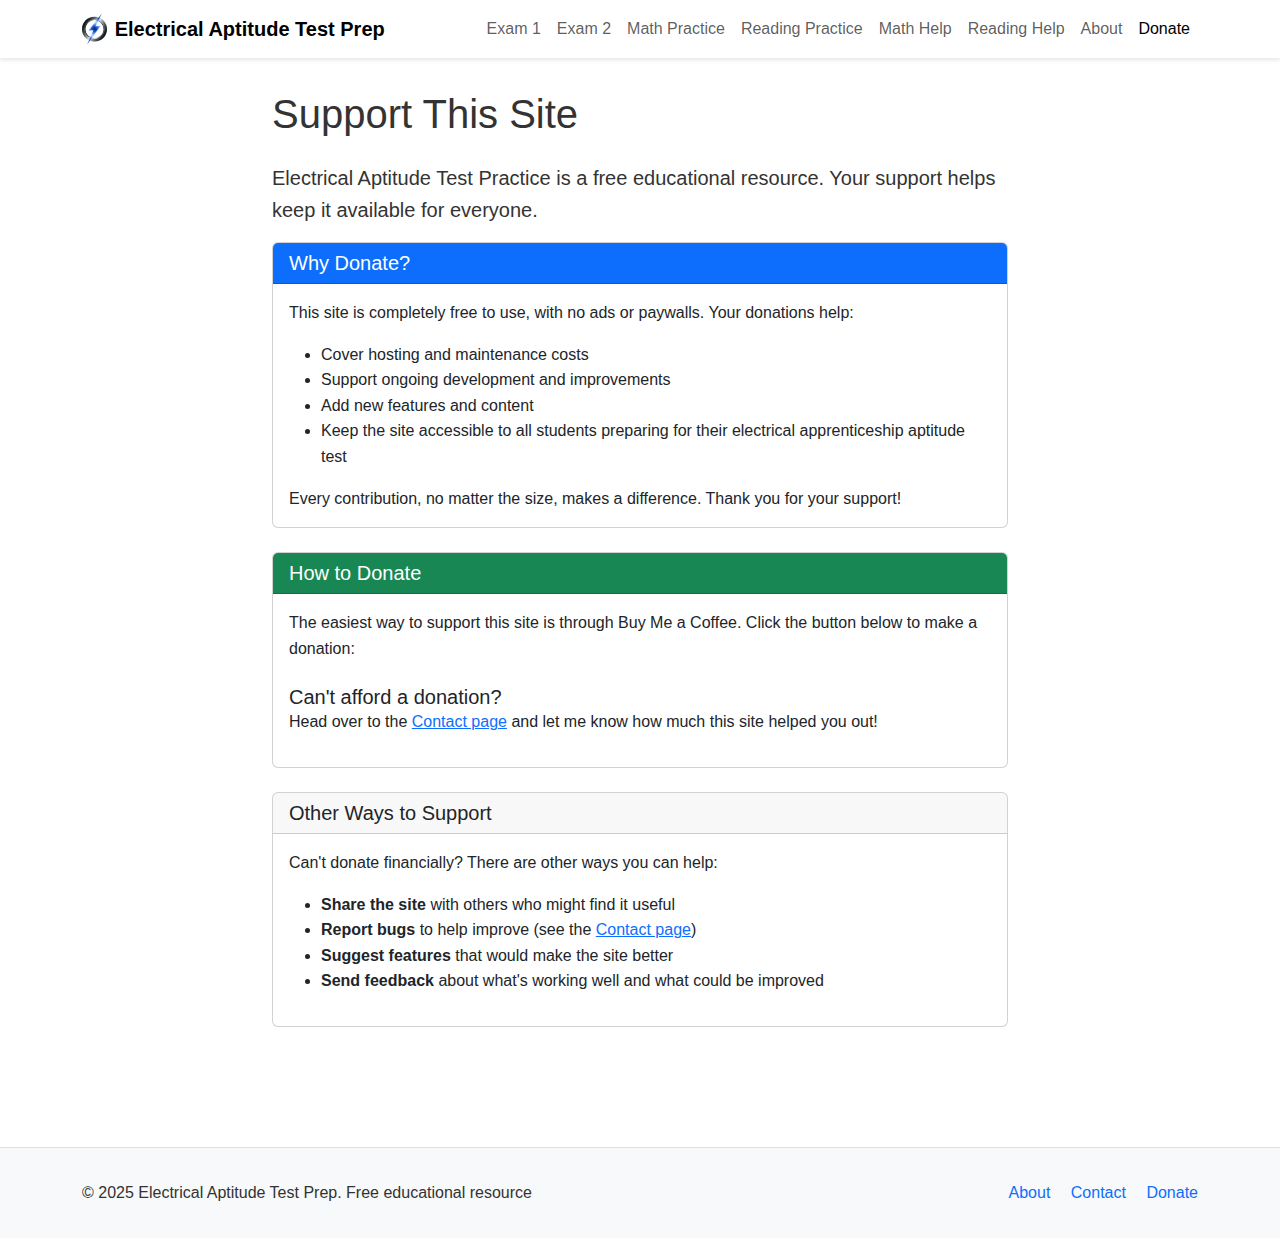
<file: donate.html>
<!DOCTYPE html>
<html lang="en">

<head>
    <meta charset="UTF-8">
    <meta name="viewport" content="width=device-width, initial-scale=1.0">
    <title>Donate - Electrical Aptitude Test Practice</title>
    <meta name="description"
        content="Support the Electrical Aptitude Test Practice site. Your donations help keep this free educational resource available for everyone.">
    <meta name="keywords"
        content="electrical aptitude test, donate, support, free educational resource, IBEW test prep donation">
    <meta name="author" content="Electrical Aptitude Test Prep">

    <!-- Open Graph / Facebook -->
    <meta property="og:type" content="website">
    <meta property="og:url" content="https://electricalaptitudetestprep.com/donate.html">
    <meta property="og:title" content="Donate - Electrical Aptitude Test Practice">
    <meta property="og:description"
        content="Support the Electrical Aptitude Test Practice site. Your donations help keep this free educational resource available for everyone.">
    <meta property="og:image" content="https://electricalaptitudetestprep.com/assets/images/aptitude_og_1.png">
    <meta property="og:image:width" content="1200">
    <meta property="og:image:height" content="630">
    <meta property="og:site_name" content="Electrical Aptitude Test Prep">

    <!-- Twitter -->
    <meta name="twitter:card" content="summary_large_image">
    <meta name="twitter:url" content="https://electricalaptitudetestprep.com/donate.html">
    <meta name="twitter:title" content="Donate - Electrical Aptitude Test Practice">
    <meta name="twitter:description"
        content="Support the Electrical Aptitude Test Practice site. Your donations help keep this free educational resource available for everyone.">
    <meta name="twitter:image" content="https://electricalaptitudetestprep.com/assets/images/aptitude_og_1.png">

    <!-- Google tag (gtag.js) -->
    <script async src="https://www.googletagmanager.com/gtag/js?id=G-GNX2ZHNFF3"></script>
    <script>
        window.dataLayer = window.dataLayer || [];
        function gtag() { dataLayer.push(arguments); }
        gtag('js', new Date());

        gtag('config', 'G-GNX2ZHNFF3');
    </script>

    <!-- Favicon -->
    <link rel="icon" href="assets/images/Logo%20Symbol%20Lone.svg" type="image/svg+xml">
    <link rel="alternate icon" type="image/png" sizes="32x32" href="assets/images/icon_32.png">
    <!-- Canonical URL -->
    <link rel="canonical" href="https://electricalaptitudetestprep.com/donate.html">
    <!-- Bootstrap CSS -->
    <link href="https://cdn.jsdelivr.net/npm/bootstrap@5.3.2/dist/css/bootstrap.min.css" rel="stylesheet">
    <!-- Custom CSS -->
    <link rel="stylesheet" href="assets/css/styles.css">
</head>

<body>
    <!-- Navigation -->
    <nav class="navbar navbar-expand-lg navbar-light bg-white">
        <div class="container">
            <a class="navbar-brand" href="index.html">
                <img src="assets/images/Logo%20Symbol%20Lone.svg" alt="Electrical Aptitude Test Prep"
                    class="site-logo me-2">
                Electrical Aptitude Test Prep
            </a>
            <button class="navbar-toggler" type="button" data-bs-toggle="collapse" data-bs-target="#navbarNav"
                aria-controls="navbarNav" aria-expanded="false" aria-label="Toggle navigation">
                <span class="navbar-toggler-icon"></span>
            </button>
            <div class="collapse navbar-collapse" id="navbarNav">
                <ul class="navbar-nav ms-auto">
                    <li class="nav-item">
                        <a class="nav-link" href="exam1.html">Exam 1</a>
                    </li>
                    <li class="nav-item">
                        <a class="nav-link" href="exam2.html">Exam 2</a>
                    </li>
                    <li class="nav-item">
                        <a class="nav-link" href="practice-math.html">Math Practice</a>
                    </li>
                    <li class="nav-item">
                        <a class="nav-link" href="practice-reading.html">Reading Practice</a>
                    </li>
                    <li class="nav-item">
                        <a class="nav-link" href="math-help.html"> Math Help</a>
                    </li>
                    <li class="nav-item">
                        <a class="nav-link" href="reading-help.html">Reading Help</a>
                    </li>
                    <li class="nav-item">
                        <a class="nav-link" href="about.html">About</a>
                    </li>
                    <li class="nav-item">
                        <a class="nav-link active" href="donate.html">Donate</a>
                    </li>
                </ul>
            </div>
        </div>
    </nav>

    <!-- Main Content -->
    <main>
        <div class="container">
            <div class="row">
                <div class="col-lg-8 mx-auto">
                    <h1 class="mb-4">Support This Site</h1>
                    <p class="lead">Electrical Aptitude Test Practice is a free educational resource. Your support helps
                        keep it available for everyone.</p>

                    <!-- Why Donate -->
                    <div class="card mb-4">
                        <div class="card-header bg-primary text-white">
                            <h5 class="mb-0">Why Donate?</h5>
                        </div>
                        <div class="card-body">
                            <p>This site is completely free to use, with no ads or paywalls. Your donations help:</p>
                            <ul>
                                <li>Cover hosting and maintenance costs</li>
                                <li>Support ongoing development and improvements</li>
                                <li>Add new features and content</li>
                                <li>Keep the site accessible to all students preparing for their electrical
                                    apprenticeship aptitude test</li>
                            </ul>
                            <p class="mb-0">Every contribution, no matter the size, makes a difference. Thank you for
                                your support!</p>
                        </div>
                    </div>

                    <!-- How to Donate -->
                    <div class="card mb-4">
                        <div class="card-header bg-success text-white">
                            <h5 class="mb-0">How to Donate</h5>
                        </div>
                        <div class="card-body">
                            <p class="mb-4">The easiest way to support this site is through Buy Me a Coffee. Click the
                                button below to make a donation:</p>

                            <div class="text-center mb-4">
                                <script type="text/javascript"
                                    src="https://cdnjs.buymeacoffee.com/1.0.0/button.prod.min.js" data-name="bmc-button"
                                    data-slug="electricalaptitudeprep" data-color="#FFDD00" data-emoji="☕"
                                    data-font="Cookie" data-text="Buy me a coffee" data-outline-color="#000000"
                                    data-font-color="#000000" data-coffee-color="#ffffff"></script>
                            </div>

                            <h5 class="mb-0">Can't afford a donation?</h5>
                            <p>
                                Head over to the <a href="contact.html">Contact
                                    page</a> and let me know how much this site helped you
                                out!</p>

                        </div>
                    </div>

                    <!-- Alternative Ways to Support -->
                    <div class="card mb-4">
                        <div class="card-header">
                            <h5 class="mb-0">Other Ways to Support</h5>
                        </div>
                        <div class="card-body">
                            <p>Can't donate financially? There are other ways you can help:</p>
                            <ul>
                                <li><strong>Share the site</strong> with others who might find it useful</li>
                                <li><strong>Report bugs</strong> to help improve (see the <a href="contact.html">Contact
                                        page</a>)</li>
                                <li><strong>Suggest features</strong> that would make the site better</li>
                                <li><strong>Send feedback</strong> about what's working well and what could be improved
                                </li>
                            </ul>
                        </div>
                    </div>


                </div>
            </div>
        </div>
    </main>

    <!-- Footer -->
    <footer>
        <div class="container">
            <div class="row">
                <div class="col-md-6">
                    <p class="mb-0">&copy; 2025 Electrical Aptitude Test Prep. Free educational resource</p>
                </div>
                <div class="col-md-6 text-md-end">
                    <a href="about.html" class="text-decoration-none me-3">About</a>
                    <a href="contact.html" class="text-decoration-none me-3">Contact</a>
                    <a href="donate.html" class="text-decoration-none">Donate</a>
                </div>
            </div>
        </div>
    </footer>

    <!-- Bootstrap JS -->
    <script src="https://cdn.jsdelivr.net/npm/bootstrap@5.3.2/dist/js/bootstrap.bundle.min.js"></script>
    <!-- Custom JS -->
    <script src="assets/js/main.js"></script>
</body>

</html>
</file>
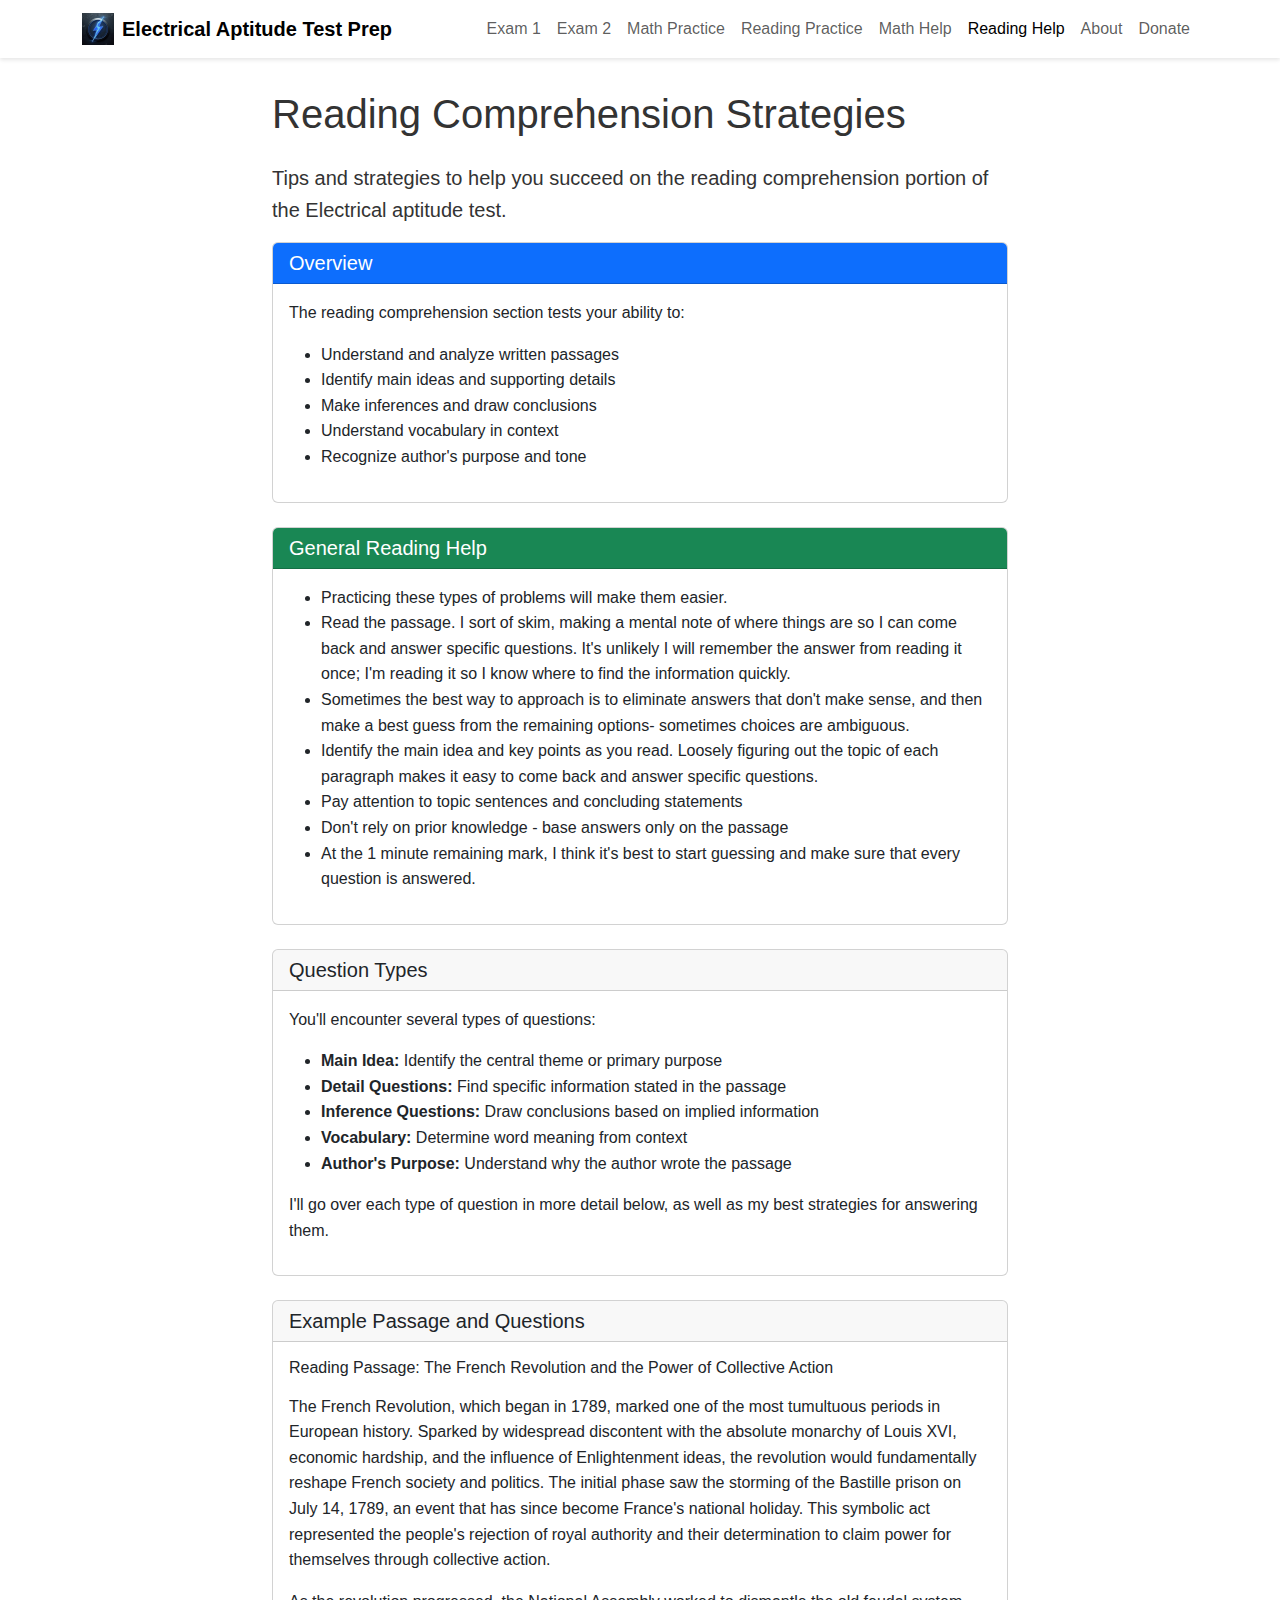
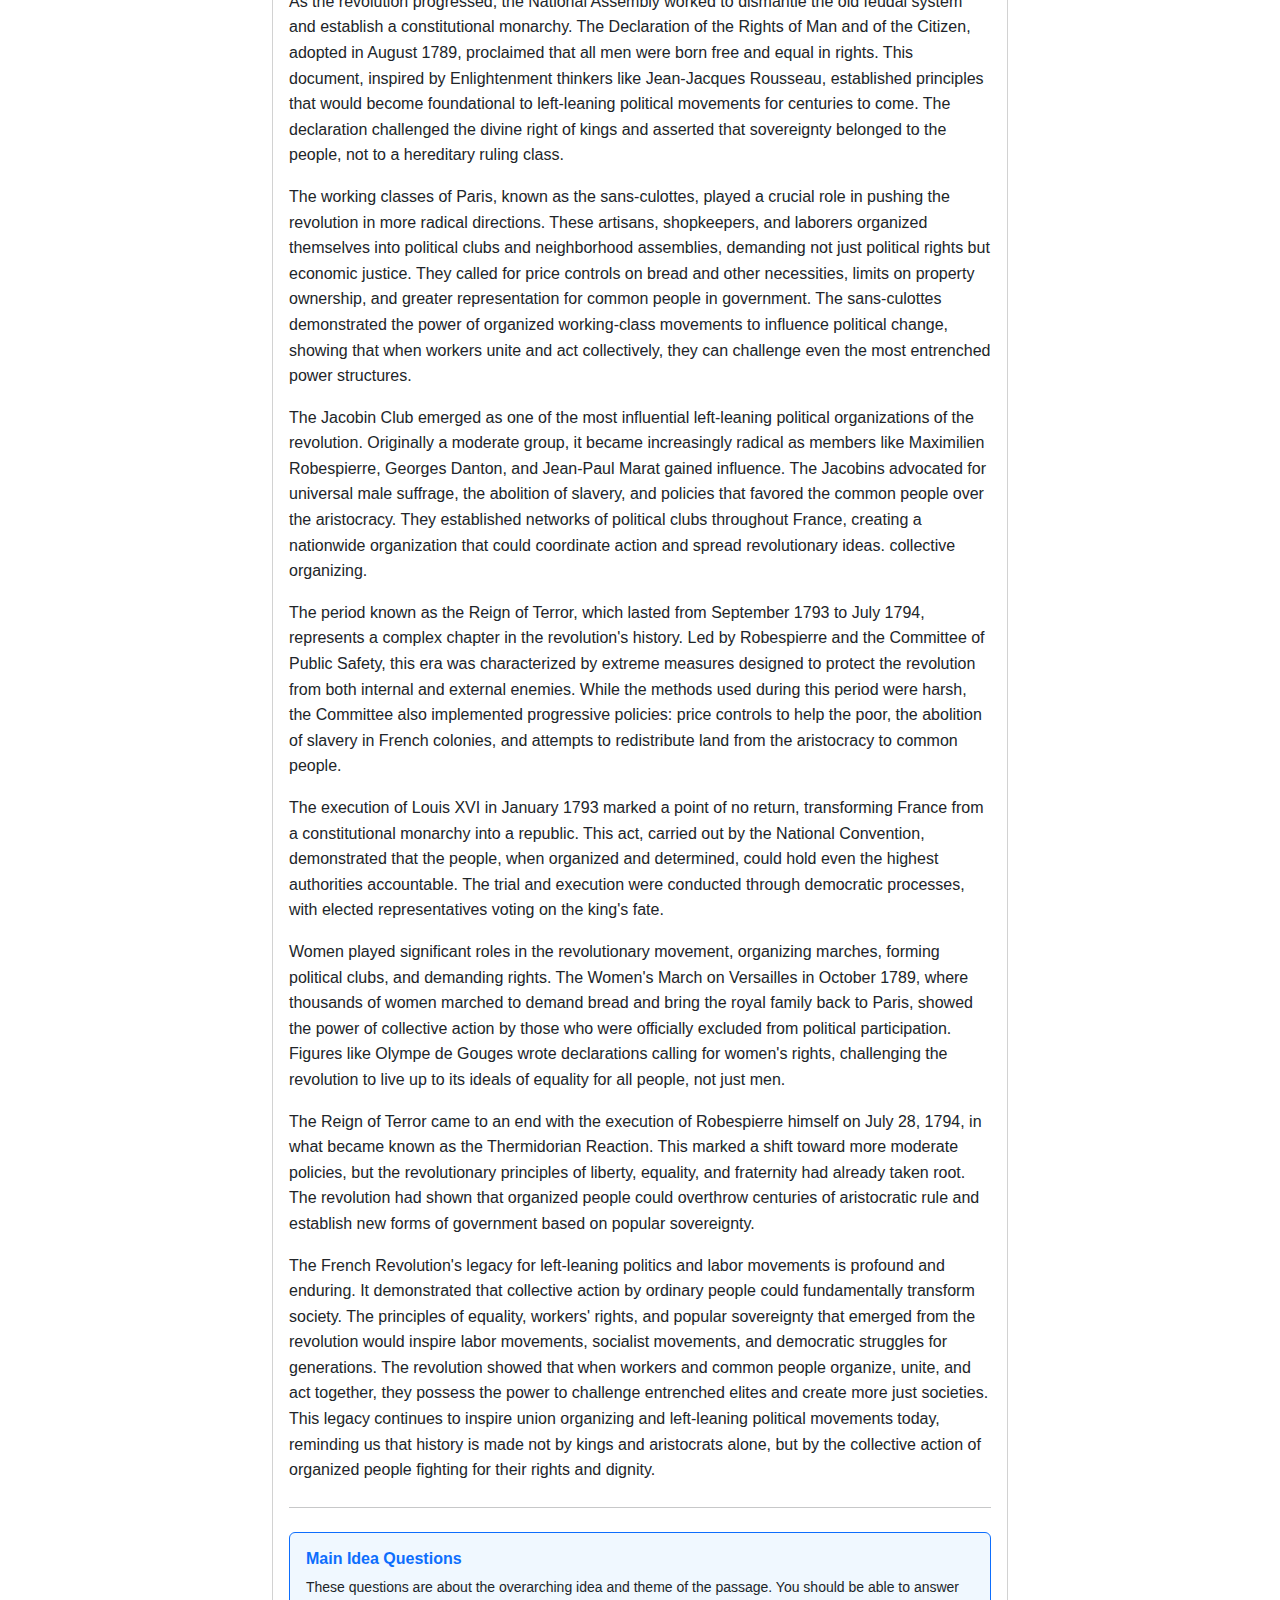
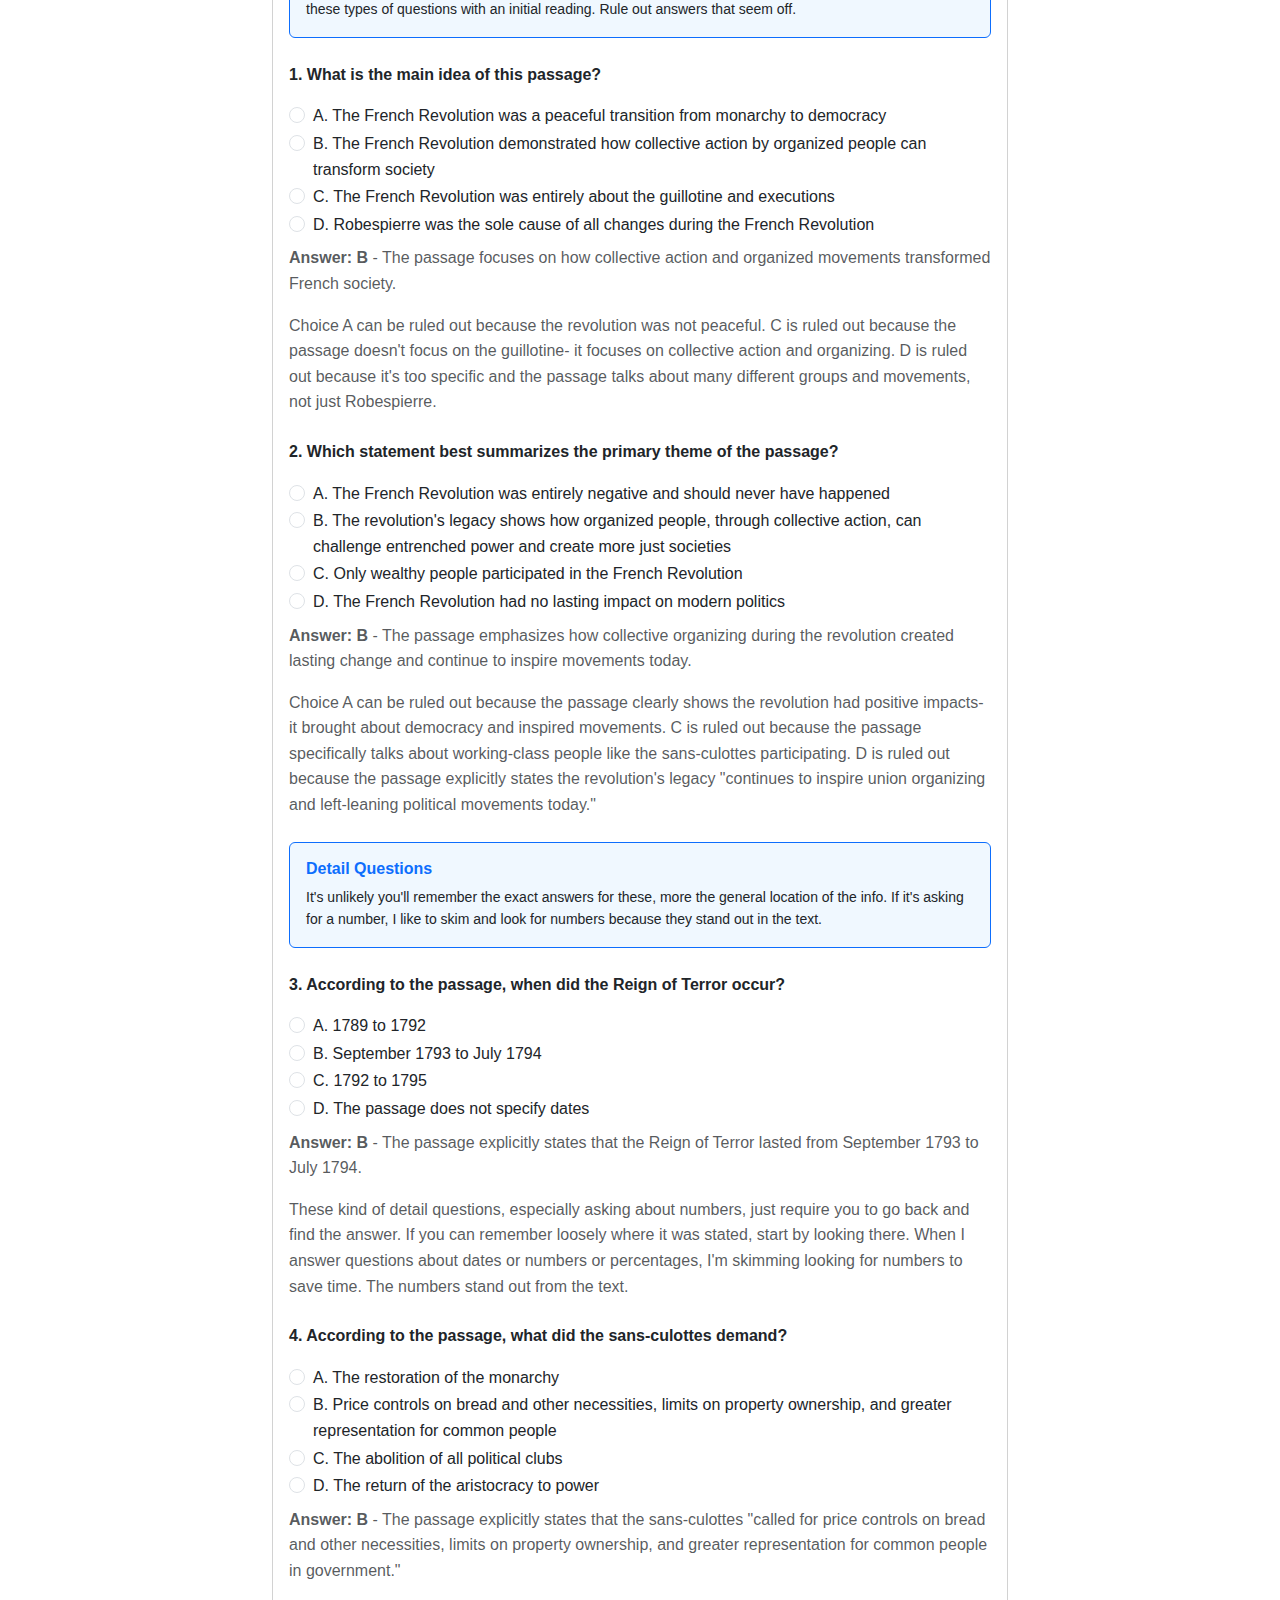
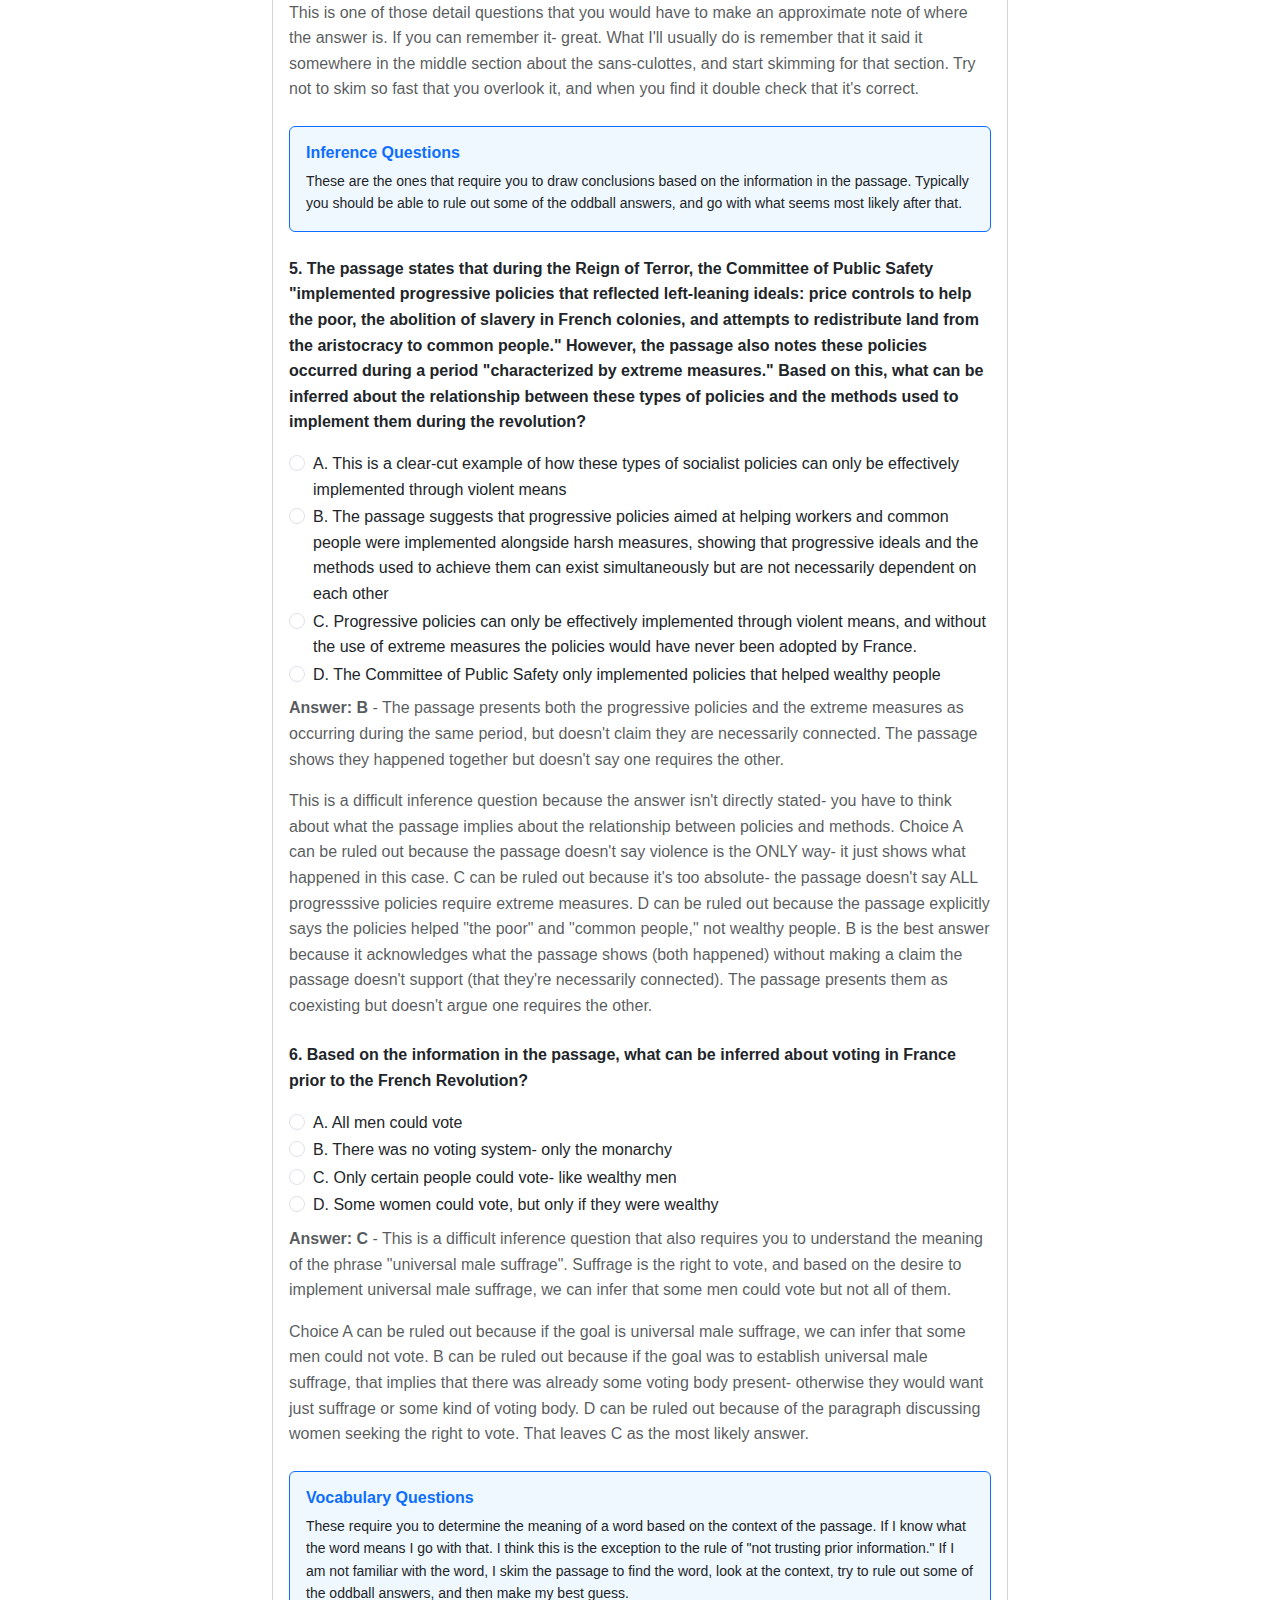
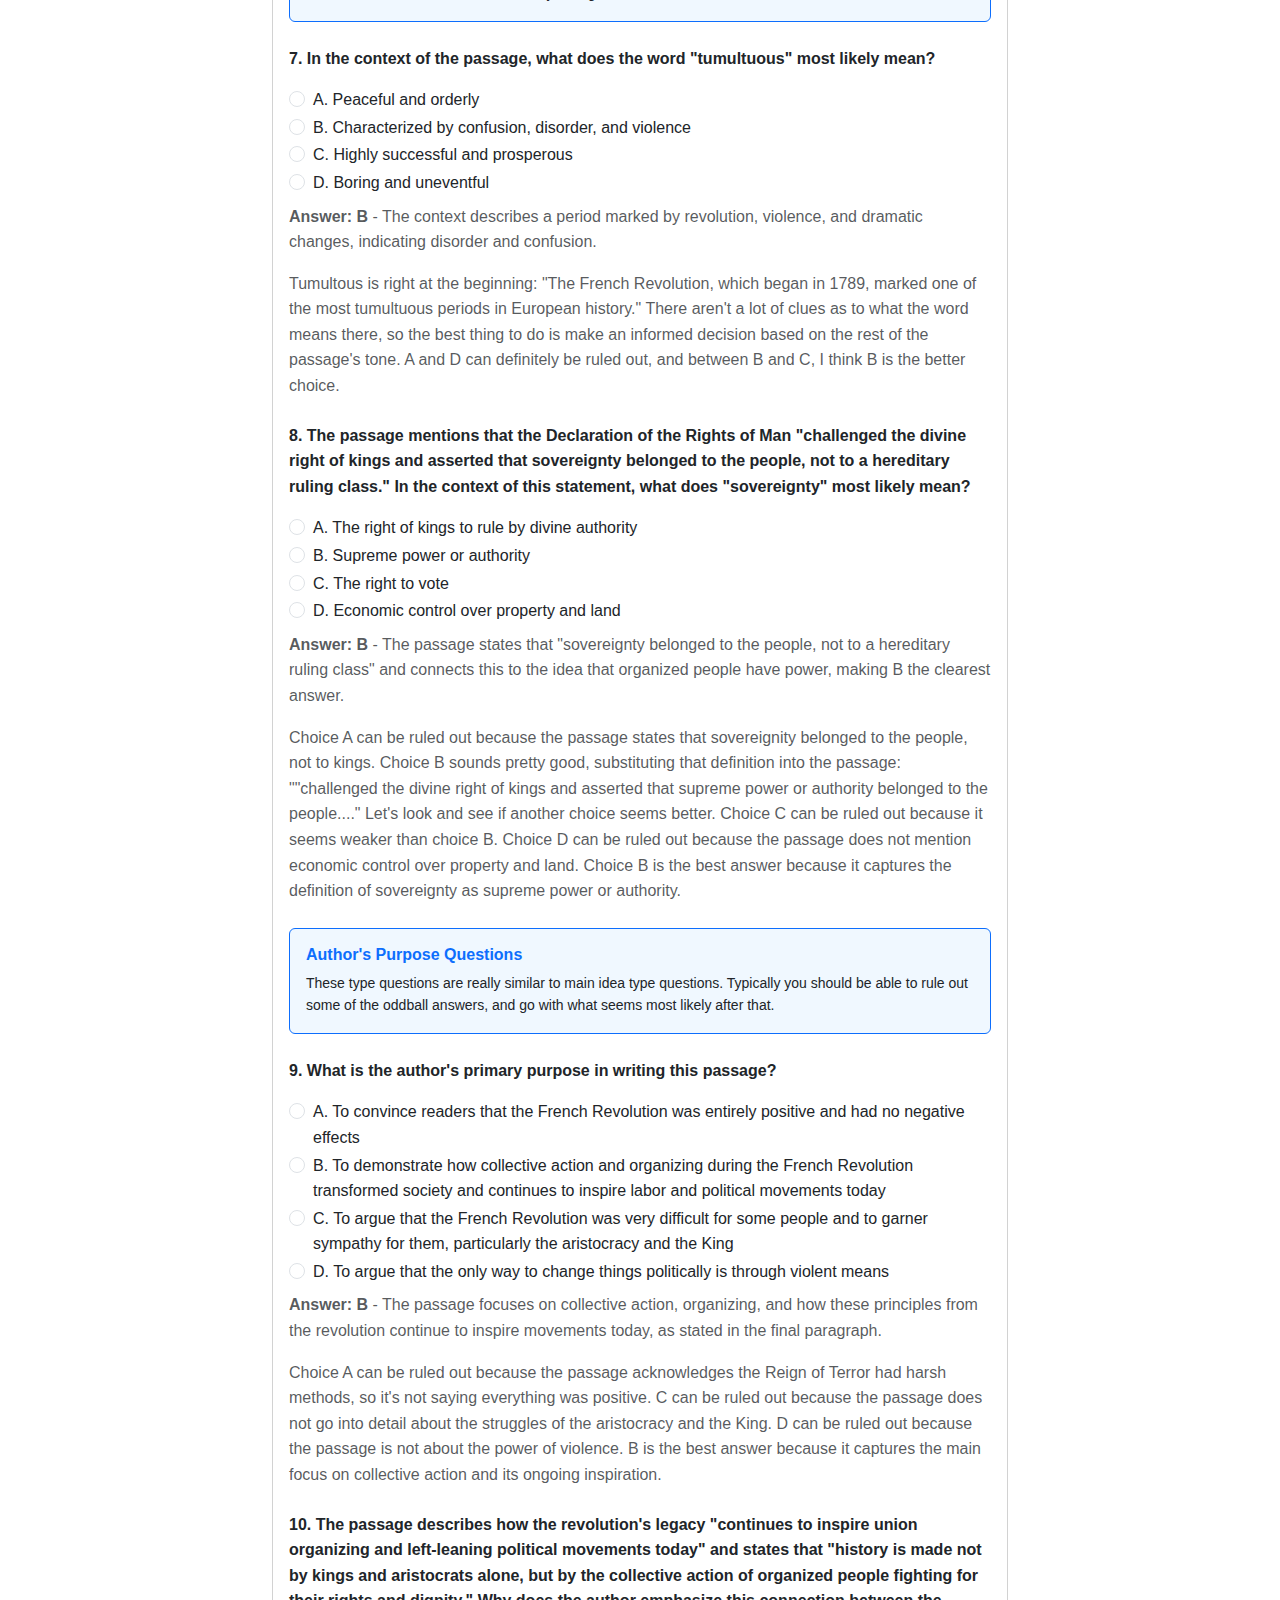
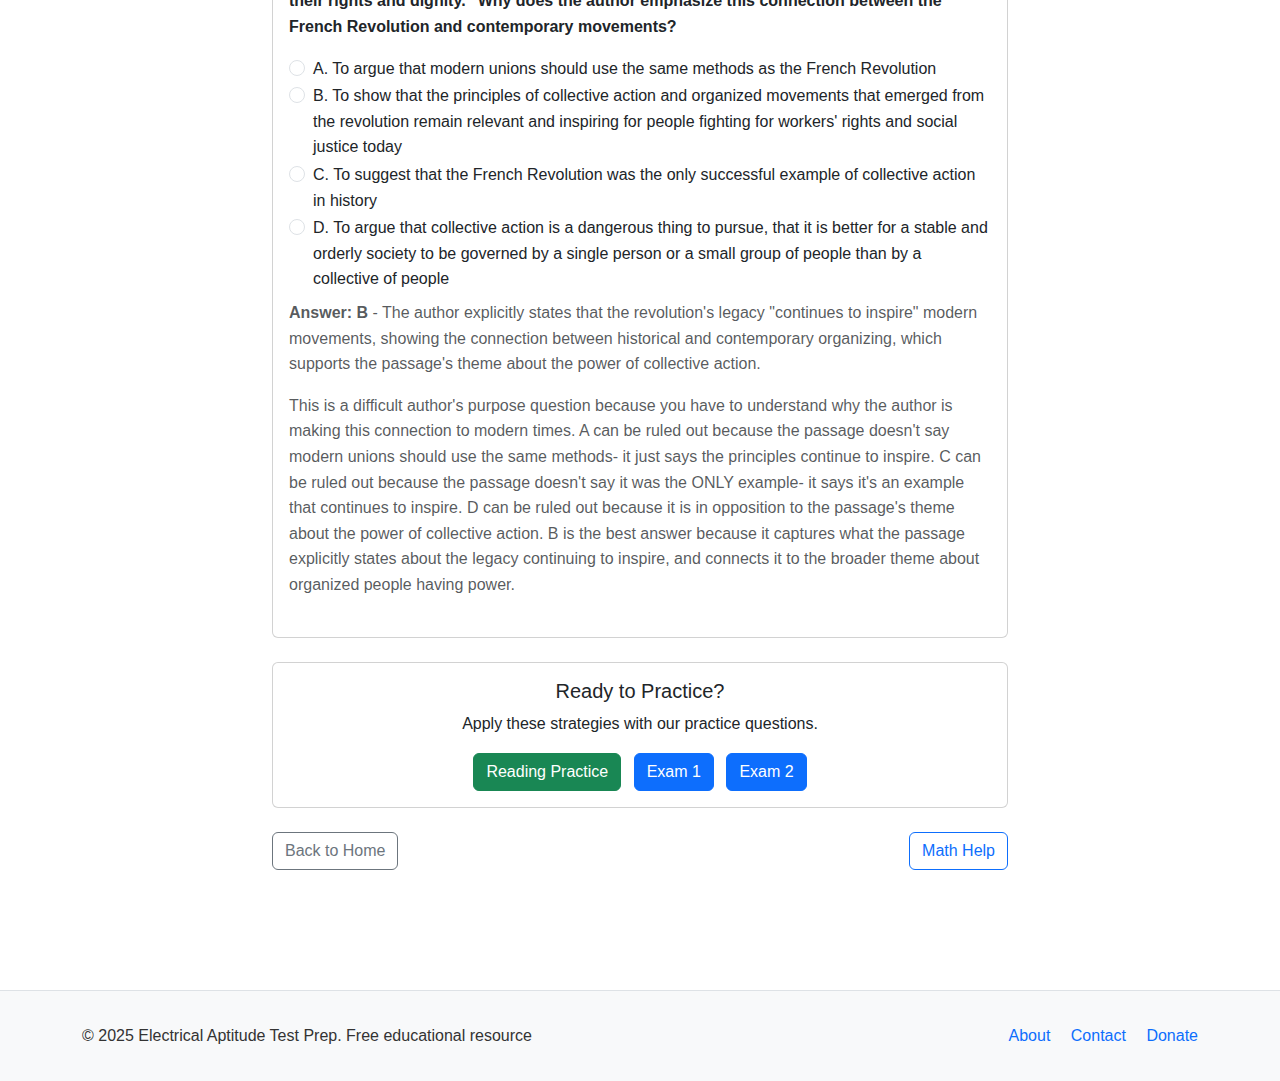
<file: explanations-reading.html>
<!DOCTYPE html>
<html lang="en">

<head>
    <meta charset="UTF-8">
    <meta name="viewport" content="width=device-width, initial-scale=1.0">
    <title>Reading Help - Electrical Aptitude Test Practice</title>
    <meta name="description"
        content="Study strategies and tips for the reading comprehension section of the Electrical apprenticeship aptitude test.">

    <!-- Favicon -->
    <link rel="icon" type="image/png" sizes="32x32" href="assets/images/icon_32.png">

    <!-- Bootstrap CSS -->
    <link href="https://cdn.jsdelivr.net/npm/bootstrap@5.3.2/dist/css/bootstrap.min.css" rel="stylesheet">
    <!-- Custom CSS -->
    <link rel="stylesheet" href="assets/css/styles.css">
</head>

<body>
    <!-- Navigation -->
    <nav class="navbar navbar-expand-lg navbar-light bg-white">
        <div class="container">
            <a class="navbar-brand" href="index.html">
                <img src="assets/images/icon_32.png" alt="Electrical Aptitude Test Prep" height="32" width="32"
                    class="me-2">
                Electrical Aptitude Test Prep
            </a>
            <button class="navbar-toggler" type="button" data-bs-toggle="collapse" data-bs-target="#navbarNav"
                aria-controls="navbarNav" aria-expanded="false" aria-label="Toggle navigation">
                <span class="navbar-toggler-icon"></span>
            </button>
            <div class="collapse navbar-collapse" id="navbarNav">
                <ul class="navbar-nav ms-auto">
                    <li class="nav-item">
                        <a class="nav-link" href="full-practice_1.html">Exam 1</a>
                    </li>
                    <li class="nav-item">
                        <a class="nav-link" href="full-practice_2.html">Exam 2</a>
                    </li>
                    <li class="nav-item">
                        <a class="nav-link" href="practice-math.html">Math Practice</a>
                    </li>
                    <li class="nav-item">
                        <a class="nav-link" href="practice-reading.html">Reading Practice</a>
                    </li>
                    <li class="nav-item">
                        <a class="nav-link" href="explanations-math.html"> Math Help</a>
                    </li>
                    <li class="nav-item">
                        <a class="nav-link active" href="explanations-reading.html">Reading Help</a>
                    </li>
                    <li class="nav-item">
                        <a class="nav-link" href="about.html">About</a>
                    </li>
                    <li class="nav-item">
                        <a class="nav-link" href="donate.html">Donate</a>
                    </li>
                </ul>
            </div>
        </div>
    </nav>

    <!-- Main Content -->
    <main>
        <div class="container">
            <div class="row">
                <div class="col-lg-8 mx-auto">
                    <h1 class="mb-4">Reading Comprehension Strategies</h1>
                    <p class="lead">Tips and strategies to help you succeed on the reading comprehension portion of the
                        Electrical aptitude test.</p>

                    <!-- Overview Section -->
                    <div class="card mb-4">
                        <div class="card-header bg-primary text-white">
                            <h5 class="mb-0">Overview</h5>
                        </div>
                        <div class="card-body">
                            <p>The reading comprehension section tests your ability to:</p>
                            <ul>
                                <li>Understand and analyze written passages</li>
                                <li>Identify main ideas and supporting details</li>
                                <li>Make inferences and draw conclusions</li>
                                <li>Understand vocabulary in context</li>
                                <li>Recognize author's purpose and tone</li>
                            </ul>
                        </div>
                    </div>

                    <!-- Strategy Sections -->
                    <div class="card mb-4">
                        <div class="card-header bg-success text-white">
                            <h5 class="mb-0">General Reading Help</h5>
                        </div>
                        <div class="card-body">
                            <ul>
                                <li>Practicing these types of problems will make them
                                    easier.</li>
                                <li>Read the passage. I sort of skim, making a mental note of where things are so I
                                    can come back and answer specific questions. It's unlikely I will remember the
                                    answer
                                    from reading it once; I'm reading it so I know where to find the information
                                    quickly.</li>
                                <li>Sometimes the best way to approach is to eliminate answers that don't make sense,
                                    and then make a best guess from the remaining options- sometimes choices are
                                    ambiguous.</li>
                                <li>Identify the main idea and key points as you read. Loosely figuring out the topic of
                                    each paragraph makes it
                                    easy to come back and answer specific questions.</li>
                                <li>Pay attention to topic sentences and concluding statements</li>
                                <li>Don't rely on prior knowledge - base answers only on the passage</li>
                                <li>At the 1 minute remaining mark, I think it's best to start guessing and make sure
                                    that every question is answered.</li>
                            </ul>
                        </div>
                    </div>

                    <div class="card mb-4">
                        <div class="card-header">
                            <h5 class="mb-0">Question Types</h5>
                        </div>
                        <div class="card-body">
                            <p>You'll encounter several types of questions:</p>
                            <ul>
                                <li><strong>Main Idea:</strong> Identify the central theme or primary purpose</li>
                                <li><strong>Detail Questions:</strong> Find specific information stated in the passage
                                </li>
                                <li><strong>Inference Questions:</strong> Draw conclusions based on implied information
                                </li>
                                <li><strong>Vocabulary:</strong> Determine word meaning from context</li>
                                <li><strong>Author's Purpose:</strong> Understand why the author wrote the passage</li>
                            </ul>
                            <p>I'll go over each type of question in more detail below, as well as my best strategies
                                for answering them.</p>
                        </div>
                    </div>

                    <!-- Example Passage and Questions -->
                    <div class="card mb-4">
                        <div class="card-header">
                            <h5 class="mb-0">Example Passage and Questions</h5>
                        </div>
                        <div class="card-body">
                            <h6 class="mb-3">Reading Passage: The French Revolution and the Power of Collective Action
                            </h6>

                            <p>The French Revolution, which began in 1789, marked one of the most tumultuous periods in
                                European history. Sparked by widespread discontent with the absolute monarchy of Louis
                                XVI, economic hardship, and the influence of Enlightenment ideas, the revolution would
                                fundamentally reshape French society and politics. The initial phase saw the storming of
                                the Bastille prison on July 14, 1789, an event that has since become France's national
                                holiday. This symbolic act represented the people's rejection of royal authority and
                                their determination to claim power for themselves through collective action.</p>

                            <p>As the revolution progressed, the National Assembly worked to dismantle the old feudal
                                system and establish a constitutional monarchy. The Declaration of the Rights of Man and
                                of the Citizen, adopted in August 1789, proclaimed that all men were born free and equal
                                in rights. This document, inspired by Enlightenment thinkers like Jean-Jacques Rousseau,
                                established principles that would become foundational to left-leaning political
                                movements
                                for centuries to come. The declaration challenged the divine right of kings and asserted
                                that sovereignty belonged to the people, not to a hereditary ruling class.</p>

                            <p>The working classes of Paris, known as the sans-culottes, played a crucial role in
                                pushing the revolution in more radical directions. These artisans, shopkeepers, and
                                laborers organized themselves into political clubs and neighborhood assemblies,
                                demanding
                                not just political rights but economic justice. They called for price controls on bread
                                and other necessities, limits on property ownership, and greater representation for
                                common people in government. The sans-culottes demonstrated the power of organized
                                working-class movements to influence political change, showing that when workers unite
                                and act collectively, they can challenge even the most entrenched power structures.</p>

                            <p>The Jacobin Club emerged as one of the most influential left-leaning political
                                organizations of the revolution. Originally a moderate group, it became increasingly
                                radical as members like Maximilien Robespierre, Georges Danton, and Jean-Paul Marat
                                gained influence. The Jacobins advocated for universal male suffrage, the abolition of
                                slavery, and policies that favored the common people over the aristocracy. They
                                established networks of political clubs throughout France, creating a nationwide
                                organization that could coordinate action and spread revolutionary ideas.

                                collective organizing.</p>

                            <p>The period known as the Reign of Terror, which lasted from September 1793 to July 1794,
                                represents a complex chapter in the revolution's history. Led by Robespierre and the
                                Committee of Public Safety, this era was characterized by extreme measures designed to
                                protect the revolution from both internal and external enemies. While the methods used
                                during this period were harsh, the Committee also implemented progressive policies:
                                price controls to help the poor, the abolition of slavery
                                in French colonies, and attempts to redistribute land from the aristocracy to common
                                people.</p>

                            <p>The execution of Louis XVI in January 1793 marked a point of no return, transforming
                                France from a constitutional monarchy into a republic. This act, carried out by the
                                National Convention, demonstrated that the people, when organized and determined, could
                                hold even the highest authorities accountable. The trial and execution were conducted
                                through democratic processes, with elected representatives voting on the king's fate.
                            </p>

                            <p>Women played significant roles in the revolutionary movement, organizing marches, forming
                                political clubs, and demanding rights. The Women's March on Versailles in October 1789,
                                where thousands of women marched to demand bread and bring the royal family back to
                                Paris, showed the power of collective action by those who were officially excluded from
                                political participation. Figures like Olympe de Gouges wrote declarations calling for
                                women's rights, challenging the revolution to live up to its ideals of equality for all
                                people, not just men.</p>

                            <p>The Reign of Terror came to an end with the execution of Robespierre himself on July 28,
                                1794, in what became known as the Thermidorian Reaction. This marked a shift toward more
                                moderate policies, but the revolutionary principles of liberty, equality, and fraternity
                                had already taken root. The revolution had shown that organized people could overthrow
                                centuries of aristocratic rule and establish new forms of government based on popular
                                sovereignty.</p>

                            <p>The French Revolution's legacy for left-leaning politics and labor movements is profound
                                and enduring. It demonstrated that collective action by ordinary people could
                                fundamentally
                                transform society. The principles of equality, workers' rights, and popular sovereignty
                                that emerged from the revolution would inspire labor movements, socialist
                                movements, and democratic struggles for generations. The revolution showed that when
                                workers and common people organize, unite, and act together, they possess the power to
                                challenge entrenched elites and create more just societies. This legacy continues to
                                inspire union organizing and left-leaning political movements today, reminding us that
                                history is made not by kings and aristocrats alone, but by the collective action of
                                organized people fighting for their rights and dignity.</p>

                            <hr class="my-4">

                            <div class="card mb-4 border-primary" style="background-color: #f0f8ff;">
                                <div class="card-body py-3">
                                    <h6 class="mb-2 fw-bold text-primary">Main Idea Questions</h6>
                                    <p class="mb-0 small">These questions are about the overarching idea and theme of
                                        the passage. You should be
                                        able to answer these types of questions with an initial reading. Rule out
                                        answers that
                                        seem off.</p>
                                </div>
                            </div>

                            <div class="mb-4">
                                <p class="fw-bold">1. What is the main idea of this passage?</p>
                                <div class="form-check">
                                    <input class="form-check-input" type="radio" name="main1" id="main1a" value="A">
                                    <label class="form-check-label" for="main1a">A. The French Revolution was a peaceful
                                        transition from monarchy to democracy</label>
                                </div>
                                <div class="form-check">
                                    <input class="form-check-input" type="radio" name="main1" id="main1b" value="B">
                                    <label class="form-check-label" for="main1b">B. The French Revolution demonstrated
                                        how collective action by organized people can transform society</label>
                                </div>
                                <div class="form-check">
                                    <input class="form-check-input" type="radio" name="main1" id="main1c" value="C">
                                    <label class="form-check-label" for="main1c">C. The French Revolution was entirely
                                        about the guillotine and executions</label>
                                </div>
                                <div class="form-check">
                                    <input class="form-check-input" type="radio" name="main1" id="main1d" value="D">
                                    <label class="form-check-label" for="main1d">D. Robespierre was the sole cause of
                                        all changes during the French Revolution</label>
                                </div>
                                <p class="text-muted mt-2"><strong>Answer: B</strong> - The passage focuses on how
                                    collective action and organized movements transformed French society.</p>
                                <p class="text-muted mt-2">Choice A can be ruled out because the revolution was not
                                    peaceful. C
                                    is ruled out because the passage doesn't focus on the guillotine- it focuses on
                                    collective action and organizing. D is ruled out because it's too specific and the
                                    passage talks about many different groups and movements, not just Robespierre.</p>
                            </div>

                            <div class="mb-4">
                                <p class="fw-bold">2. Which statement best summarizes the primary theme of the passage?
                                </p>
                                <div class="form-check">
                                    <input class="form-check-input" type="radio" name="main2" id="main2a" value="A">
                                    <label class="form-check-label" for="main2a">A. The French Revolution was entirely
                                        negative and should never have happened</label>
                                </div>
                                <div class="form-check">
                                    <input class="form-check-input" type="radio" name="main2" id="main2b" value="B">
                                    <label class="form-check-label" for="main2b">B. The revolution's legacy shows how
                                        organized people, through collective action, can challenge entrenched power and
                                        create more just societies</label>
                                </div>
                                <div class="form-check">
                                    <input class="form-check-input" type="radio" name="main2" id="main2c" value="C">
                                    <label class="form-check-label" for="main2c">C. Only wealthy people participated in
                                        the French Revolution</label>
                                </div>
                                <div class="form-check">
                                    <input class="form-check-input" type="radio" name="main2" id="main2d" value="D">
                                    <label class="form-check-label" for="main2d">D. The French Revolution had no lasting
                                        impact on modern politics</label>
                                </div>
                                <p class="text-muted mt-2"><strong>Answer: B</strong> - The passage emphasizes how
                                    collective organizing during the revolution created
                                    lasting
                                    change and continue to inspire movements today.</p>
                                <p class="text-muted mt-2">Choice A can be ruled out because the passage clearly shows
                                    the
                                    revolution had positive impacts- it brought about democracy and inspired movements.
                                    C
                                    is ruled out because the passage specifically talks about working-class people like
                                    the sans-culottes participating. D is ruled out because the passage explicitly
                                    states
                                    the revolution's legacy "continues to inspire union organizing and left-leaning
                                    political movements today."</p>
                            </div>

                            <div class="card mb-4 border-primary" style="background-color: #f0f8ff;">
                                <div class="card-body py-3">
                                    <h6 class="mb-2 fw-bold text-primary">Detail Questions</h6>
                                    <p class="mb-0 small">It's unlikely you'll remember the exact answers for these,
                                        more the general location of
                                        the info. If it's asking for a number, I like to skim and look for numbers
                                        because they
                                        stand out in the text.</p>
                                </div>
                            </div>
                            <div class="mb-4">
                                <p class="fw-bold">3. According to the passage, when did the Reign of Terror occur?</p>
                                <div class="form-check">
                                    <input class="form-check-input" type="radio" name="detail1" id="detail1a" value="A">
                                    <label class="form-check-label" for="detail1a">A. 1789 to 1792</label>
                                </div>
                                <div class="form-check">
                                    <input class="form-check-input" type="radio" name="detail1" id="detail1b" value="B">
                                    <label class="form-check-label" for="detail1b">B. September 1793 to July
                                        1794</label>
                                </div>
                                <div class="form-check">
                                    <input class="form-check-input" type="radio" name="detail1" id="detail1c" value="C">
                                    <label class="form-check-label" for="detail1c">C. 1792 to 1795</label>
                                </div>
                                <div class="form-check">
                                    <input class="form-check-input" type="radio" name="detail1" id="detail1d" value="D">
                                    <label class="form-check-label" for="detail1d">D. The passage does not specify
                                        dates</label>
                                </div>
                                <p class="text-muted mt-2"><strong>Answer: B</strong> - The passage explicitly states
                                    that the Reign of Terror lasted from September 1793 to July 1794.</p>
                                <p class="text-muted mt-2">These kind of detail questions, especially asking about
                                    numbers, just require you to go back and find the answer. If you can remember
                                    loosely where it was stated, start by looking there. When I answer questions
                                    about dates or numbers or percentages, I'm skimming looking for numbers
                                    to save time. The numbers stand out from the text.</p>
                            </div>

                            <div class="mb-4">
                                <p class="fw-bold">4. According to the passage, what did the sans-culottes demand?</p>
                                <div class="form-check">
                                    <input class="form-check-input" type="radio" name="detail2" id="detail2a" value="A">
                                    <label class="form-check-label" for="detail2a">A. The restoration of the
                                        monarchy</label>
                                </div>
                                <div class="form-check">
                                    <input class="form-check-input" type="radio" name="detail2" id="detail2b" value="B">
                                    <label class="form-check-label" for="detail2b">B. Price controls on bread and other
                                        necessities, limits on property ownership, and greater representation for common
                                        people</label>
                                </div>
                                <div class="form-check">
                                    <input class="form-check-input" type="radio" name="detail2" id="detail2c" value="C">
                                    <label class="form-check-label" for="detail2c">C. The abolition of all political
                                        clubs</label>
                                </div>
                                <div class="form-check">
                                    <input class="form-check-input" type="radio" name="detail2" id="detail2d" value="D">
                                    <label class="form-check-label" for="detail2d">D. The return of the aristocracy to
                                        power</label>
                                </div>
                                <p class="text-muted mt-2"><strong>Answer: B</strong> - The passage explicitly states
                                    that the sans-culottes "called for price controls on bread and other necessities,
                                    limits on property ownership, and greater representation for common people in
                                    government."</p>
                                <p class="text-muted mt-2">This is one of those detail questions that you would have to
                                    make an approximate note of where the answer is. If you can remember it- great. What
                                    I'll usually do is remember that it said it somewhere in the middle section about
                                    the sans-culottes, and start skimming for that section. Try not to skim so fast that
                                    you overlook it, and when you find it double check that it's correct.</p>
                            </div>

                            <div class="card mb-4 border-primary" style="background-color: #f0f8ff;">
                                <div class="card-body py-3">
                                    <h6 class="mb-2 fw-bold text-primary">Inference Questions</h6>
                                    <p class="mb-0 small">These are the ones that require you to draw conclusions based
                                        on the information in the
                                        passage. Typically you should be able to rule out some of the oddball answers,
                                        and go
                                        with what seems most likely after that.</p>
                                </div>
                            </div>
                            <div class="mb-4">
                                <p class="fw-bold">5. The passage states that during the Reign of Terror, the Committee
                                    of Public Safety "implemented progressive policies that reflected left-leaning
                                    ideals: price controls to help the poor, the abolition of slavery in French
                                    colonies, and attempts to redistribute land from the aristocracy to common people."
                                    However, the passage also notes these policies occurred during a period
                                    "characterized by extreme measures." Based on this, what can be inferred about the
                                    relationship between these types of policies and the methods used to
                                    implement them
                                    during the revolution?</p>
                                <div class="form-check">
                                    <input class="form-check-input" type="radio" name="infer1" id="infer1a" value="A">
                                    <label class="form-check-label" for="infer1a">A. This is a clear-cut example of how
                                        these types of socialist policies can only be effectively implemented through
                                        violent means</label>
                                </div>
                                <div class="form-check">
                                    <input class="form-check-input" type="radio" name="infer1" id="infer1b" value="B">
                                    <label class="form-check-label" for="infer1b">B. The passage suggests that
                                        progressive policies aimed at helping workers and common people were implemented
                                        alongside harsh measures, showing that progressive ideals and the methods used
                                        to
                                        achieve them can exist simultaneously but are not necessarily dependent on each
                                        other</label>
                                </div>
                                <div class="form-check">
                                    <input class="form-check-input" type="radio" name="infer1" id="infer1c" value="C">
                                    <label class="form-check-label" for="infer1c">C. Progressive policies can only be
                                        effectively implemented through violent means, and without
                                        the use of extreme measures the policies would have never been adopted by
                                        France.
                                    </label>
                                </div>
                                <div class="form-check">
                                    <input class="form-check-input" type="radio" name="infer1" id="infer1d" value="D">
                                    <label class="form-check-label" for="infer1d">D. The Committee of Public Safety only
                                        implemented policies that helped wealthy people</label>
                                </div>
                                <p class="text-muted mt-2"><strong>Answer: B</strong> - The passage presents both the
                                    progressive policies and the extreme measures as occurring during the same period,
                                    but doesn't claim they are necessarily connected. The passage shows they happened
                                    together but doesn't say one requires the other.</p>
                                <p class="text-muted mt-2">This is a difficult inference question because the
                                    answer isn't directly stated- you have to think about what the passage implies about
                                    the relationship between policies and methods. Choice A can be ruled out because the
                                    passage doesn't say violence is the ONLY way- it just shows what happened in this
                                    case. C can be ruled out because it's too absolute- the passage doesn't say ALL
                                    progresssive policies require extreme measures. D can be ruled out because the
                                    passage explicitly says the policies helped "the poor" and "common people," not
                                    wealthy people. B is the best answer because it acknowledges what the passage shows
                                    (both happened) without making a claim the passage doesn't support (that they're
                                    necessarily connected). The passage presents them as coexisting but doesn't argue
                                    one
                                    requires the other.</p>
                            </div>

                            <div class="mb-4">
                                <p class="fw-bold">6. Based on the information in the passage, what can be inferred
                                    about voting in France prior to the French
                                    Revolution?</p>
                                <div class="form-check">
                                    <input class="form-check-input" type="radio" name="infer2" id="infer2a" value="A">
                                    <label class="form-check-label" for="infer2a">A. All men could vote</label>
                                </div>
                                <div class="form-check">
                                    <input class="form-check-input" type="radio" name="infer2" id="infer2b" value="B">
                                    <label class="form-check-label" for="infer2b">B. There was no voting system- only
                                        the monarchy</label>
                                </div>
                                <div class="form-check">
                                    <input class="form-check-input" type="radio" name="infer2" id="infer2c" value="C">
                                    <label class="form-check-label" for="infer2c">C. Only certain people could vote-
                                        like wealthy men</label>
                                </div>
                                <div class="form-check">
                                    <input class="form-check-input" type="radio" name="infer2" id="infer2d" value="D">
                                    <label class="form-check-label" for="infer2d">D. Some women could vote, but only if
                                        they were wealthy</label>
                                </div>
                                <p class="text-muted mt-2"><strong>Answer: C</strong> - This is a difficult inference
                                    question that also requires you to understand the meaning of the phrase "universal
                                    male suffrage". Suffrage is the right to vote, and based on the desire to implement
                                    universal male suffrage, we can infer that some men could vote but not all of them.
                                </p>
                                <p class="text-muted mt-2">Choice A can be ruled out because if the goal is universal
                                    male
                                    suffrage, we can infer that some men could not vote. B can be ruled out because if
                                    the goal was to establish universal male suffrage, that implies that there was
                                    already some voting body present- otherwise they would want just suffrage or some
                                    kind of voting body. D can be ruled out because of the paragraph discussing women
                                    seeking the right to vote. That leaves C as the most likely answer.</p>
                            </div>

                            <div class="card mb-4 border-primary" style="background-color: #f0f8ff;">
                                <div class="card-body py-3">
                                    <h6 class="mb-2 fw-bold text-primary">Vocabulary Questions</h6>
                                    <p class="mb-0 small">These require you to determine the meaning of a word based on
                                        the
                                        context of the passage. If I know what the word means I go with that. I think
                                        this is the exception to the rule of "not trusting prior information." If I am
                                        not
                                        familiar with the word, I skim the passage to find the word, look at the
                                        context, try to rule out
                                        some of the
                                        oddball
                                        answers, and then make my best guess.</p>
                                </div>
                            </div>
                            <div class="mb-4">
                                <p class="fw-bold">7. In the context of the passage, what does the word "tumultuous"
                                    most likely mean?</p>
                                <div class="form-check">
                                    <input class="form-check-input" type="radio" name="vocab1" id="vocab1a" value="A">
                                    <label class="form-check-label" for="vocab1a">A. Peaceful and orderly</label>
                                </div>
                                <div class="form-check">
                                    <input class="form-check-input" type="radio" name="vocab1" id="vocab1b" value="B">
                                    <label class="form-check-label" for="vocab1b">B. Characterized by confusion,
                                        disorder, and violence</label>
                                </div>
                                <div class="form-check">
                                    <input class="form-check-input" type="radio" name="vocab1" id="vocab1c" value="C">
                                    <label class="form-check-label" for="vocab1c">C. Highly successful and
                                        prosperous</label>
                                </div>
                                <div class="form-check">
                                    <input class="form-check-input" type="radio" name="vocab1" id="vocab1d" value="D">
                                    <label class="form-check-label" for="vocab1d">D. Boring and uneventful</label>
                                </div>
                                <p class="text-muted mt-2"><strong>Answer: B</strong> - The context describes a period
                                    marked by revolution, violence, and dramatic changes, indicating disorder and
                                    confusion.</p>
                                <p class="text-muted mt-2">Tumultous is right at the beginning: "The French Revolution,
                                    which began in 1789, marked one of the most tumultuous periods in European history."
                                    There aren't a lot of clues as to what the word means there, so the best thing to do
                                    is make an informed decision based on the rest of the passage's tone. A and D can
                                    definitely be ruled out, and between B and C, I think B is the better choice.</p>
                            </div>

                            <div class="mb-4">
                                <p class="fw-bold">8. The passage mentions that the Declaration of the Rights of Man
                                    "challenged the divine right of kings and asserted that sovereignty belonged to the
                                    people, not to a hereditary ruling class." In
                                    the context of this statement, what does "sovereignty" most likely mean?</p>
                                <div class="form-check">
                                    <input class="form-check-input" type="radio" name="vocab2" id="vocab2a" value="A">
                                    <label class="form-check-label" for="vocab2a">A. The right of kings to rule by
                                        divine authority</label>
                                </div>
                                <div class="form-check">
                                    <input class="form-check-input" type="radio" name="vocab2" id="vocab2b" value="B">
                                    <label class="form-check-label" for="vocab2b">B. Supreme power or authority </label>
                                </div>
                                <div class="form-check">
                                    <input class="form-check-input" type="radio" name="vocab2" id="vocab2c" value="C">
                                    <label class="form-check-label" for="vocab2c">C. The right to vote</label>
                                </div>
                                <div class="form-check">
                                    <input class="form-check-input" type="radio" name="vocab2" id="vocab2d" value="D">
                                    <label class="form-check-label" for="vocab2d">D. Economic control over property and
                                        land</label>
                                </div>
                                <p class="text-muted mt-2"><strong>Answer: B</strong> - The passage states
                                    that "sovereignty belonged to the people, not to a hereditary ruling class" and
                                    connects this to the idea that organized people have power, making B the clearest
                                    answer.</p>
                                <p class="text-muted mt-2">Choice A can be ruled out because the passage states that
                                    sovereignity belonged to the people, not to kings. Choice B sounds pretty good,
                                    substituting that
                                    definition into the passage: ""challenged the divine right of kings and asserted
                                    that supreme power or authority belonged to the
                                    people...." Let's look and see if another choice seems better. Choice C can be ruled
                                    out because it seems weaker than choice B. Choice D can be ruled out
                                    because the passage does not mention economic control over property and land. Choice
                                    B is the best answer because it captures the definition of sovereignty as supreme
                                    power or authority.</p>
                            </div>

                            <div class="card mb-4 border-primary" style="background-color: #f0f8ff;">
                                <div class="card-body py-3">
                                    <h6 class="mb-2 fw-bold text-primary">Author's Purpose Questions</h6>
                                    <p class="mb-0 small">These type questions are really similar to main idea type
                                        questions. Typically you should
                                        be able to rule out some of the oddball answers, and go with what seems most
                                        likely
                                        after that.</p>
                                </div>
                            </div>
                            <div class="mb-4">
                                <p class="fw-bold">9. What is the author's primary purpose in writing this passage?</p>
                                <div class="form-check">
                                    <input class="form-check-input" type="radio" name="purpose1" id="purpose1a"
                                        value="A">
                                    <label class="form-check-label" for="purpose1a">A. To convince readers that the
                                        French Revolution was entirely positive and had no negative effects</label>
                                </div>
                                <div class="form-check">
                                    <input class="form-check-input" type="radio" name="purpose1" id="purpose1b"
                                        value="B">
                                    <label class="form-check-label" for="purpose1b">B. To demonstrate how collective
                                        action and organizing during the French Revolution transformed
                                        society and continues to inspire labor and political movements today</label>
                                </div>
                                <div class="form-check">
                                    <input class="form-check-input" type="radio" name="purpose1" id="purpose1c"
                                        value="C">
                                    <label class="form-check-label" for="purpose1c">C. To argue that the French
                                        Revolution was very difficult for some people and to garner sympathy for them,
                                        particularly the aristocracy and the King</label>
                                </div>
                                <div class="form-check">
                                    <input class="form-check-input" type="radio" name="purpose1" id="purpose1d"
                                        value="D">
                                    <label class="form-check-label" for="purpose1d">D. To argue that the only way to
                                        change things politically is through violent means</label>
                                </div>
                                <p class="text-muted mt-2"><strong>Answer: B</strong> - The passage focuses on
                                    collective action, organizing, and how these principles from the revolution continue
                                    to inspire movements today, as stated in the final paragraph.</p>
                                <p class="text-muted mt-2">Choice A can be ruled out because the passage acknowledges
                                    the Reign
                                    of Terror had harsh methods, so it's not saying everything was positive. C can be
                                    ruled out because the passage does not go into detail about the struggles of the
                                    aristocracy and the King. D can be ruled out because the passage is not about the
                                    power of violence. B is the best answer because it captures the main focus on
                                    collective
                                    action and its ongoing inspiration.</p>
                            </div>

                            <div class="mb-4">
                                <p class="fw-bold">10. The passage describes how the revolution's legacy "continues to
                                    inspire union organizing and left-leaning political movements today" and states that
                                    "history is made not by kings and aristocrats alone, but by the collective action of
                                    organized people fighting for their rights and dignity." Why does the author
                                    emphasize this connection between the French Revolution and contemporary movements?
                                </p>
                                <div class="form-check">
                                    <input class="form-check-input" type="radio" name="purpose2" id="purpose2a"
                                        value="A">
                                    <label class="form-check-label" for="purpose2a">A. To argue that modern unions
                                        should
                                        use the same methods as the French Revolution</label>
                                </div>
                                <div class="form-check">
                                    <input class="form-check-input" type="radio" name="purpose2" id="purpose2b"
                                        value="B">
                                    <label class="form-check-label" for="purpose2b">B. To show that the principles of
                                        collective action and organized movements that emerged from the revolution
                                        remain
                                        relevant and inspiring for people fighting for workers' rights and social
                                        justice
                                        today</label>
                                </div>
                                <div class="form-check">
                                    <input class="form-check-input" type="radio" name="purpose2" id="purpose2c"
                                        value="C">
                                    <label class="form-check-label" for="purpose2c">C. To suggest that the French
                                        Revolution was the only successful example of collective action in
                                        history</label>
                                </div>
                                <div class="form-check">
                                    <input class="form-check-input" type="radio" name="purpose2" id="purpose2d"
                                        value="D">
                                    <label class="form-check-label" for="purpose2d">D. To argue that collective action
                                        is a dangerous thing to pursue, that it is better for a stable and orderly
                                        society to be governed by a single person or a small group of people than by a
                                        collective of people</label>
                                </div>
                                <p class="text-muted mt-2"><strong>Answer: B</strong> - The author explicitly states
                                    that the revolution's legacy "continues to inspire" modern movements, showing the
                                    connection between historical and contemporary organizing, which supports the
                                    passage's theme about the power of collective action.</p>
                                <p class="text-muted mt-2">This is a difficult author's purpose question because you
                                    have
                                    to understand why the author is making this connection to modern times. A can be
                                    ruled out because the passage doesn't say modern unions should use the same methods-
                                    it just says the principles continue to inspire. C can be ruled out because the
                                    passage doesn't say it was the ONLY example- it says it's an example that continues
                                    to inspire. D can be ruled out because it is in opposition to the passage's theme
                                    about the power of collective action.
                                    B is the best answer because it captures what the passage explicitly states about
                                    the
                                    legacy continuing to inspire, and connects it to the broader theme about organized
                                    people having power. </p>
                            </div>
                        </div>
                    </div>



                    <!-- Practice CTA -->
                    <div class="card mb-4">
                        <div class="card-body text-center">
                            <h5 class="card-title">Ready to Practice?</h5>
                            <p class="card-text">Apply these strategies with our practice questions.</p>
                            <a href="practice-reading.html" class="btn btn-success me-2">Reading Practice</a>
                            <a href="full-practice_1.html" class="btn btn-primary me-2">Exam 1</a>
                            <a href="full-practice_2.html" class="btn btn-primary">Exam 2</a>
                        </div>
                    </div>

                    <!-- Navigation -->
                    <div class="d-flex justify-content-between mb-4">
                        <a href="index.html" class="btn btn-outline-secondary">Back to Home</a>
                        <a href="explanations-math.html" class="btn btn-outline-primary"> Math Help</a>
                    </div>
                </div>
            </div>
        </div>
    </main>

    <!-- Footer -->
    <footer>
        <div class="container">
            <div class="row">
                <div class="col-md-6">
                    <p class="mb-0">&copy; 2025 Electrical Aptitude Test Prep. Free educational resource</p>
                </div>
                <div class="col-md-6 text-md-end">
                    <a href="about.html" class="text-decoration-none me-3">About</a>
                    <a href="contact.html" class="text-decoration-none me-3">Contact</a>
                    <a href="donate.html" class="text-decoration-none">Donate</a>
                </div>
            </div>
        </div>
    </footer>

    <!-- Bootstrap JS -->
    <script src="https://cdn.jsdelivr.net/npm/bootstrap@5.3.2/dist/js/bootstrap.bundle.min.js"></script>
    <!-- Custom JS -->
    <script src="assets/js/main.js"></script>
</body>

</html>
</file>
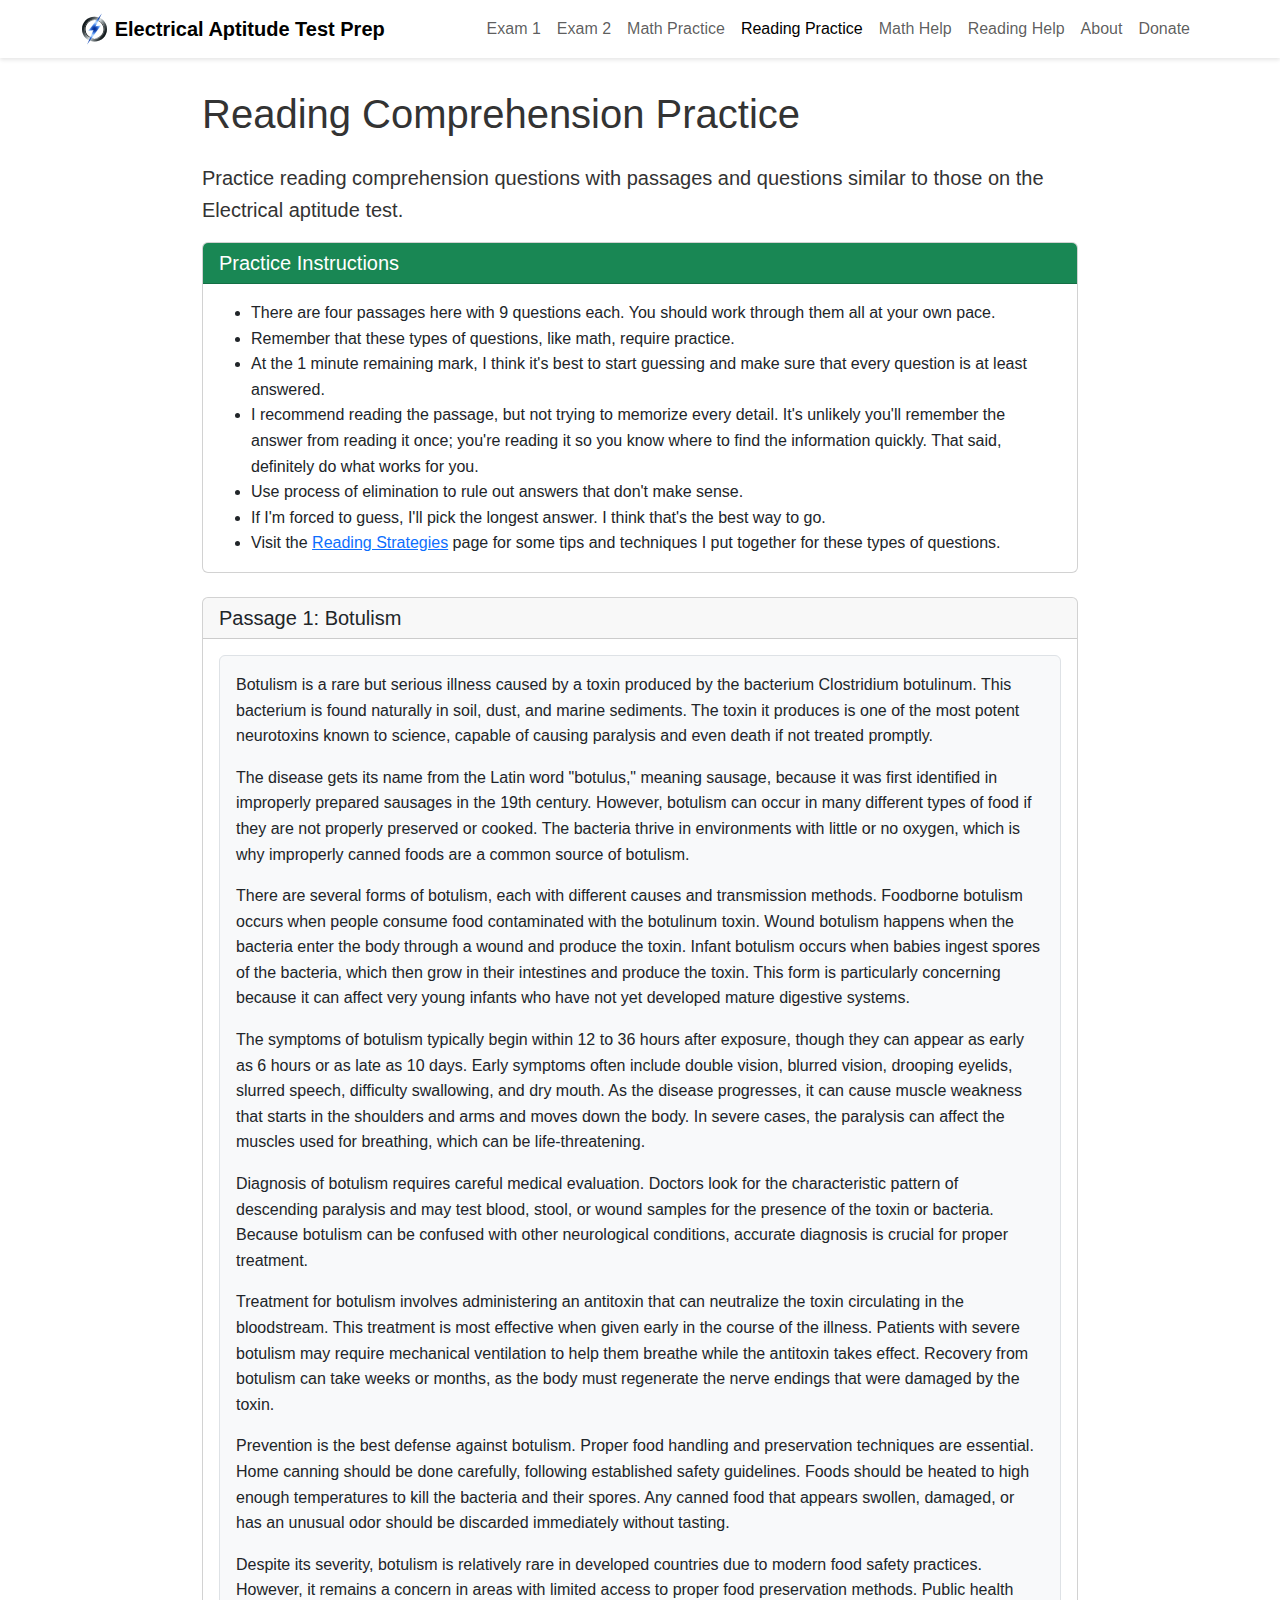
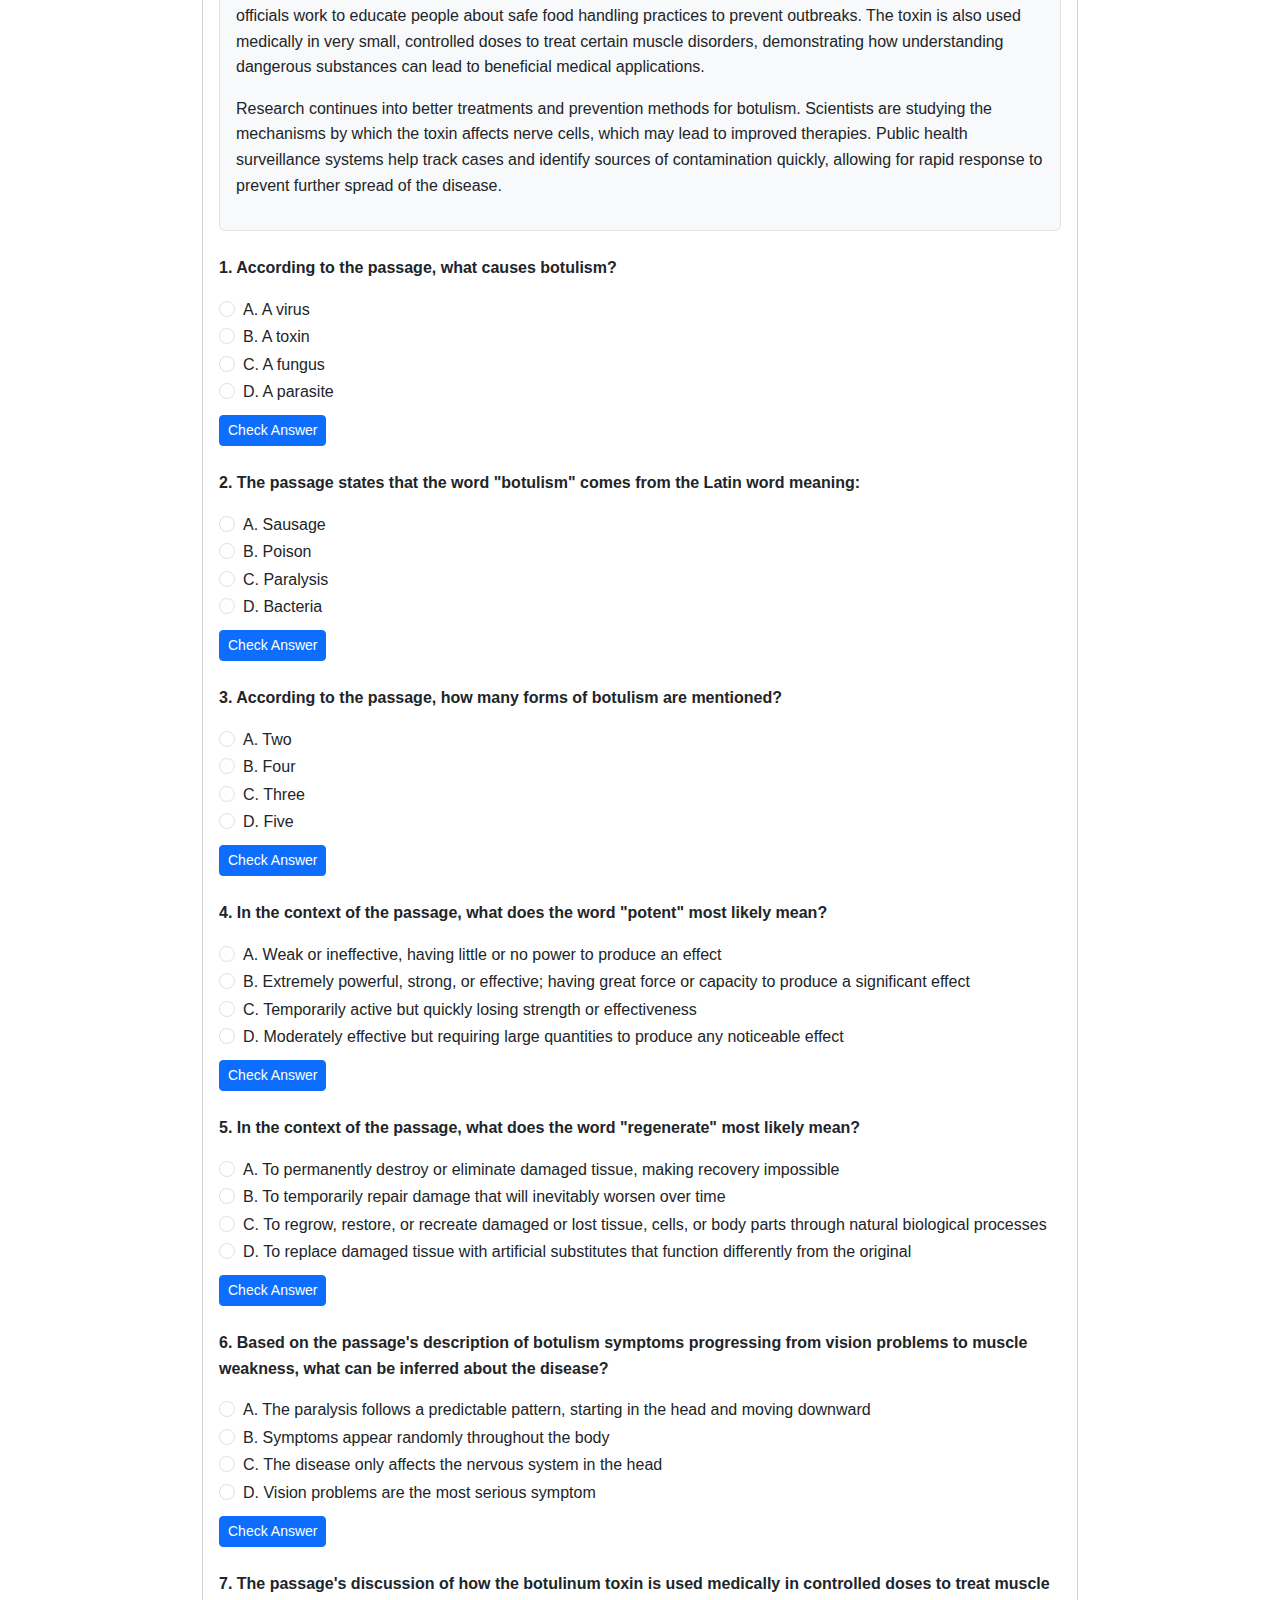
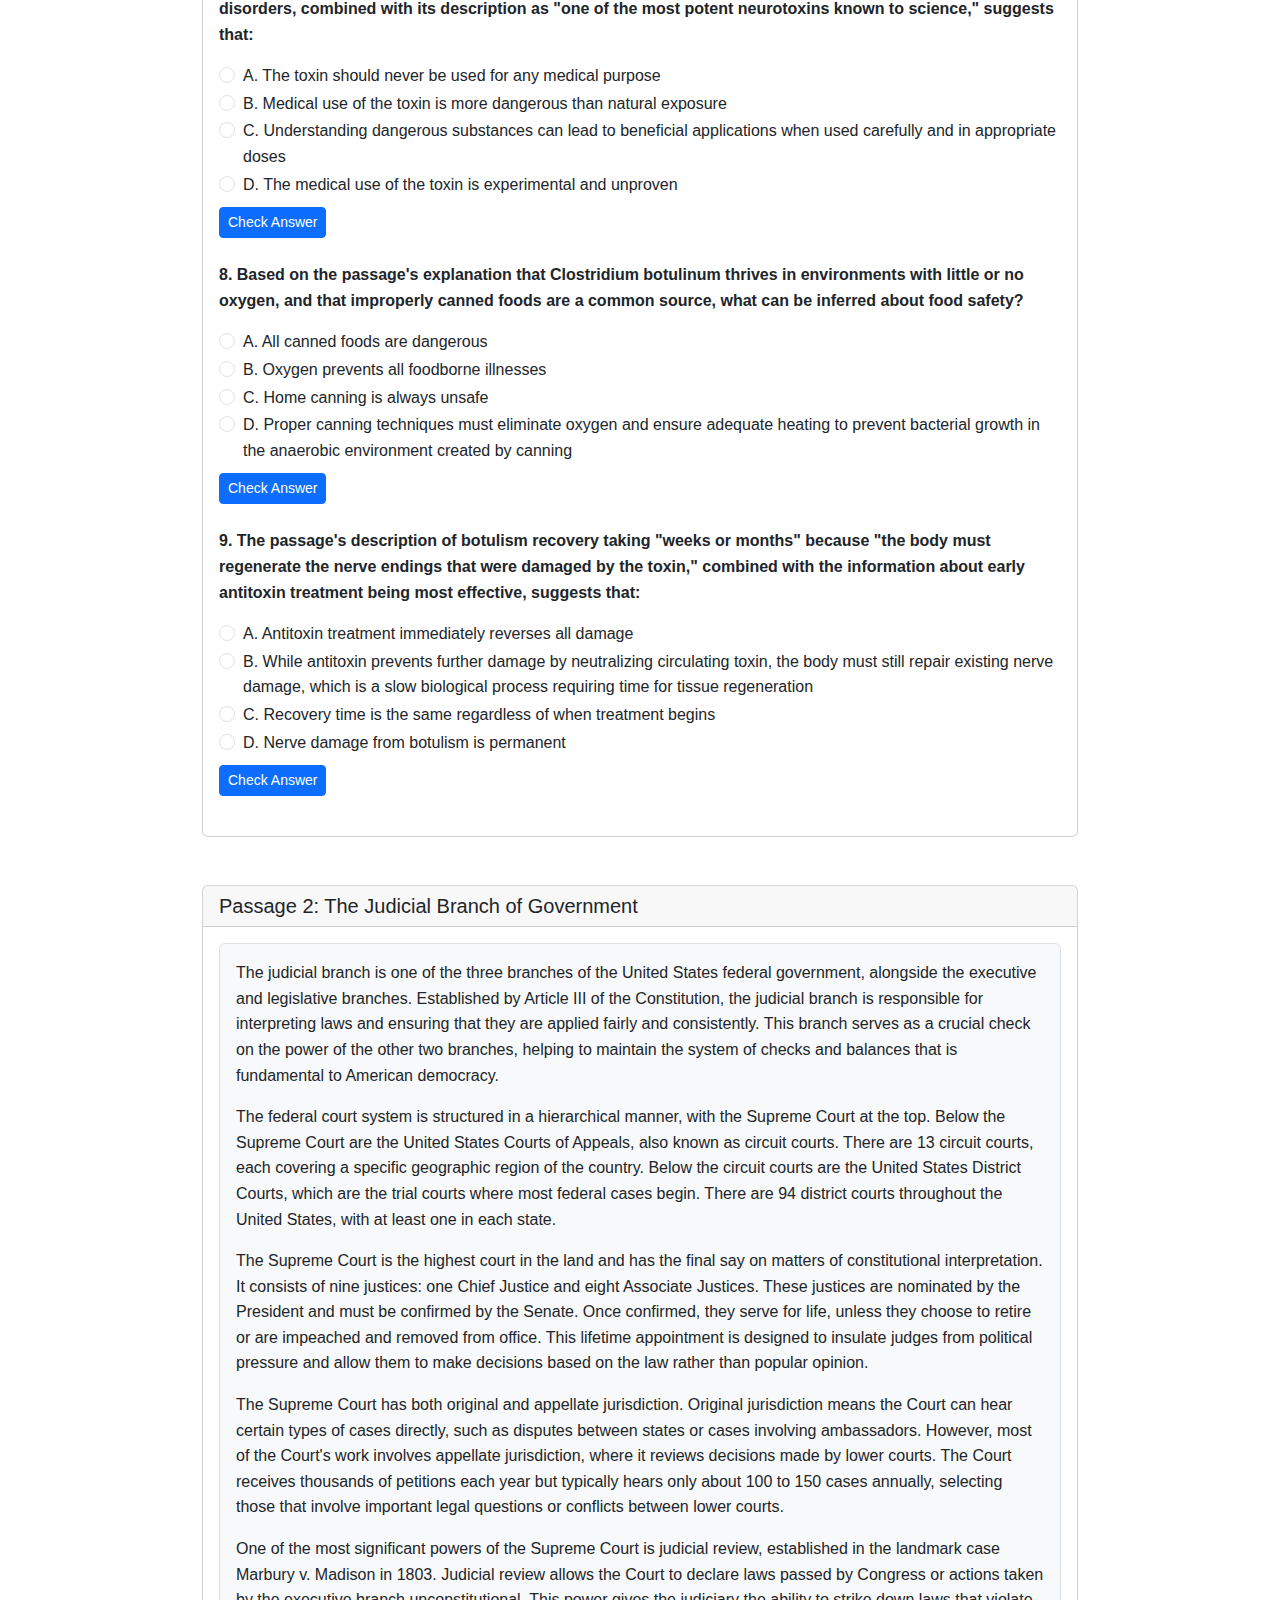
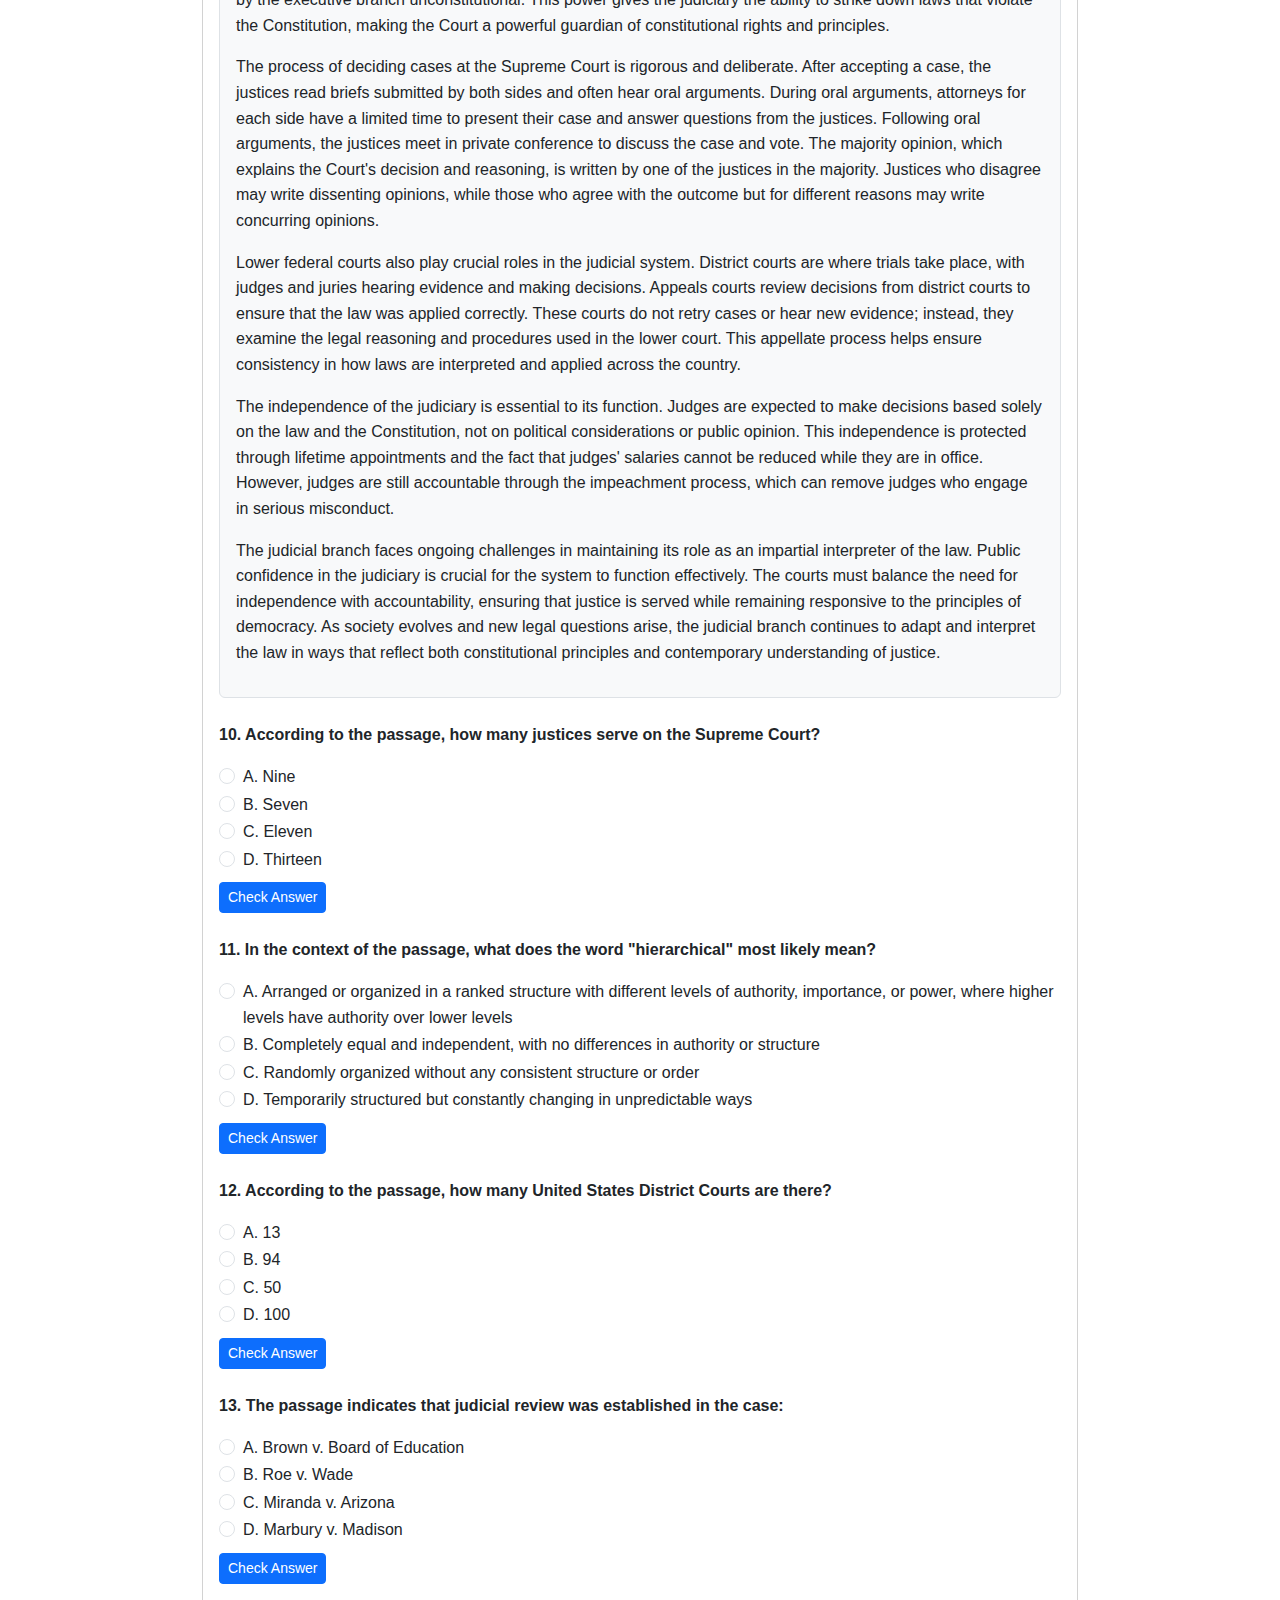
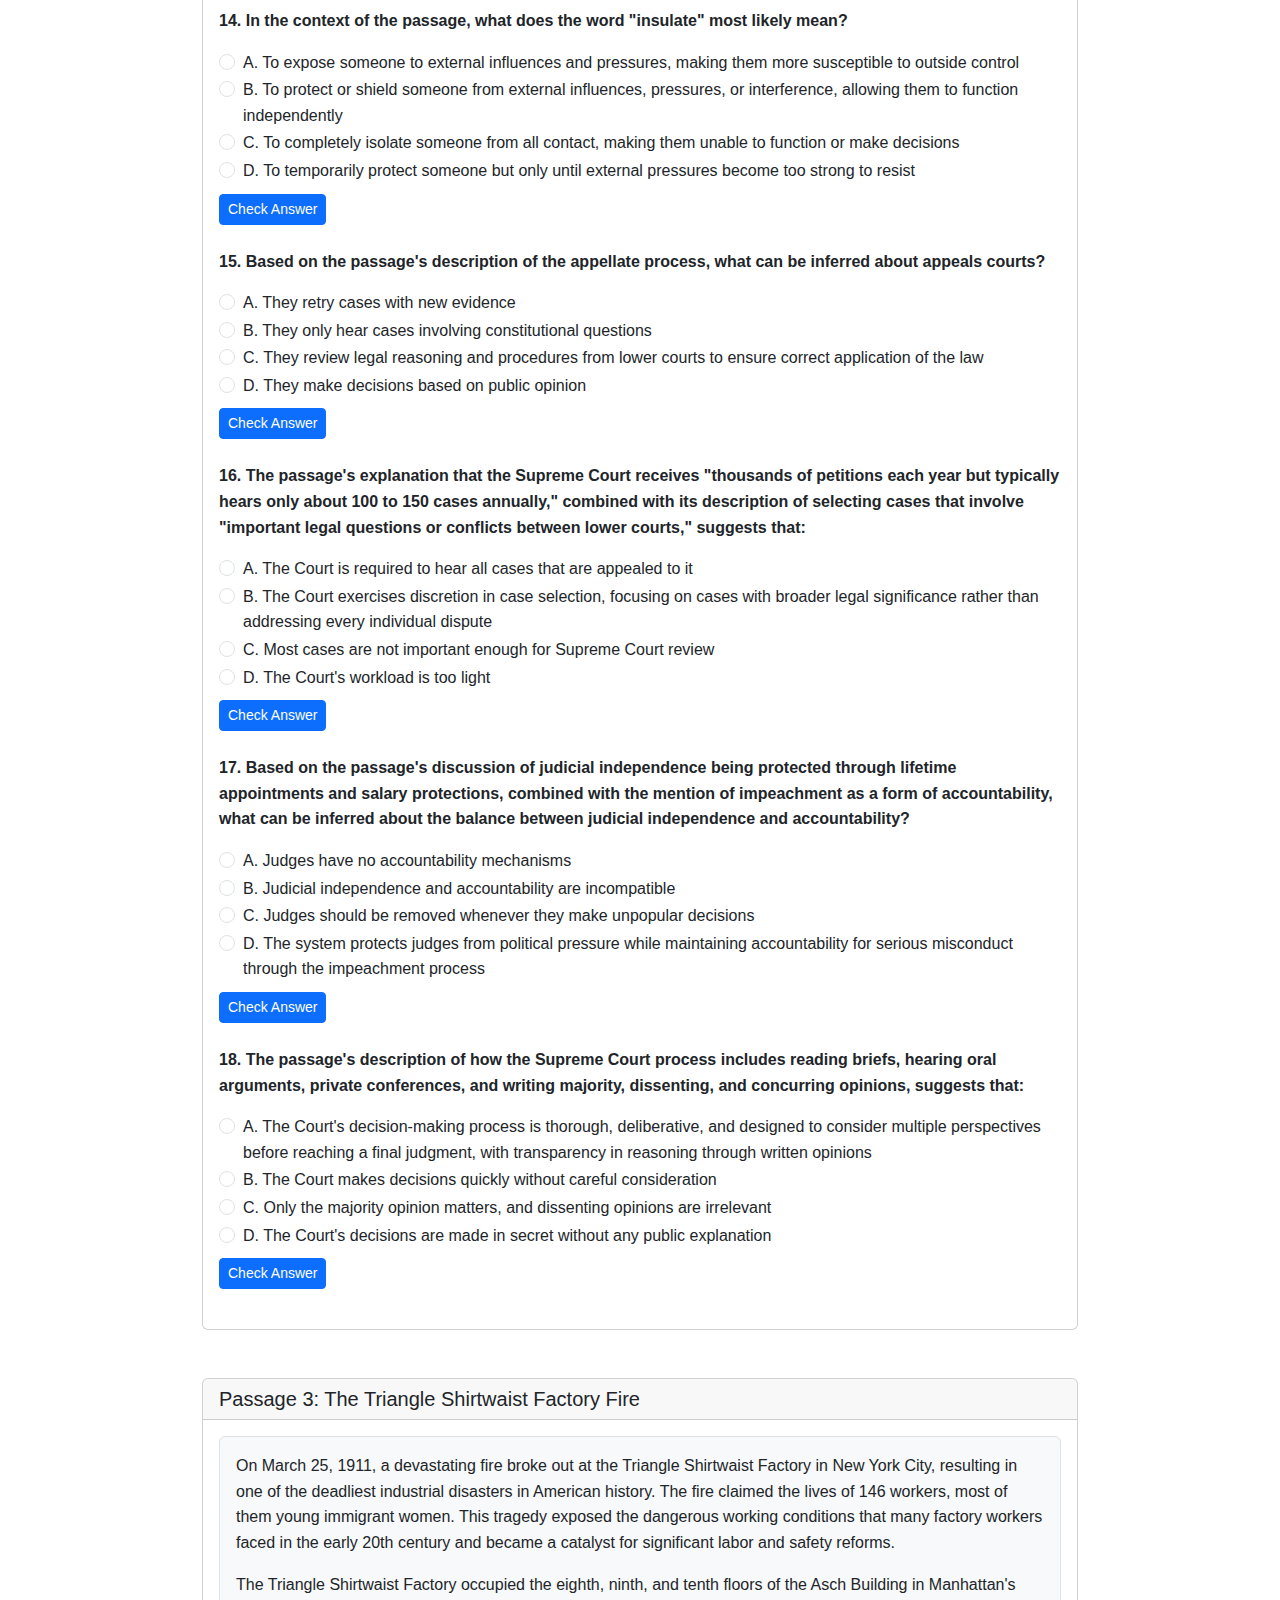
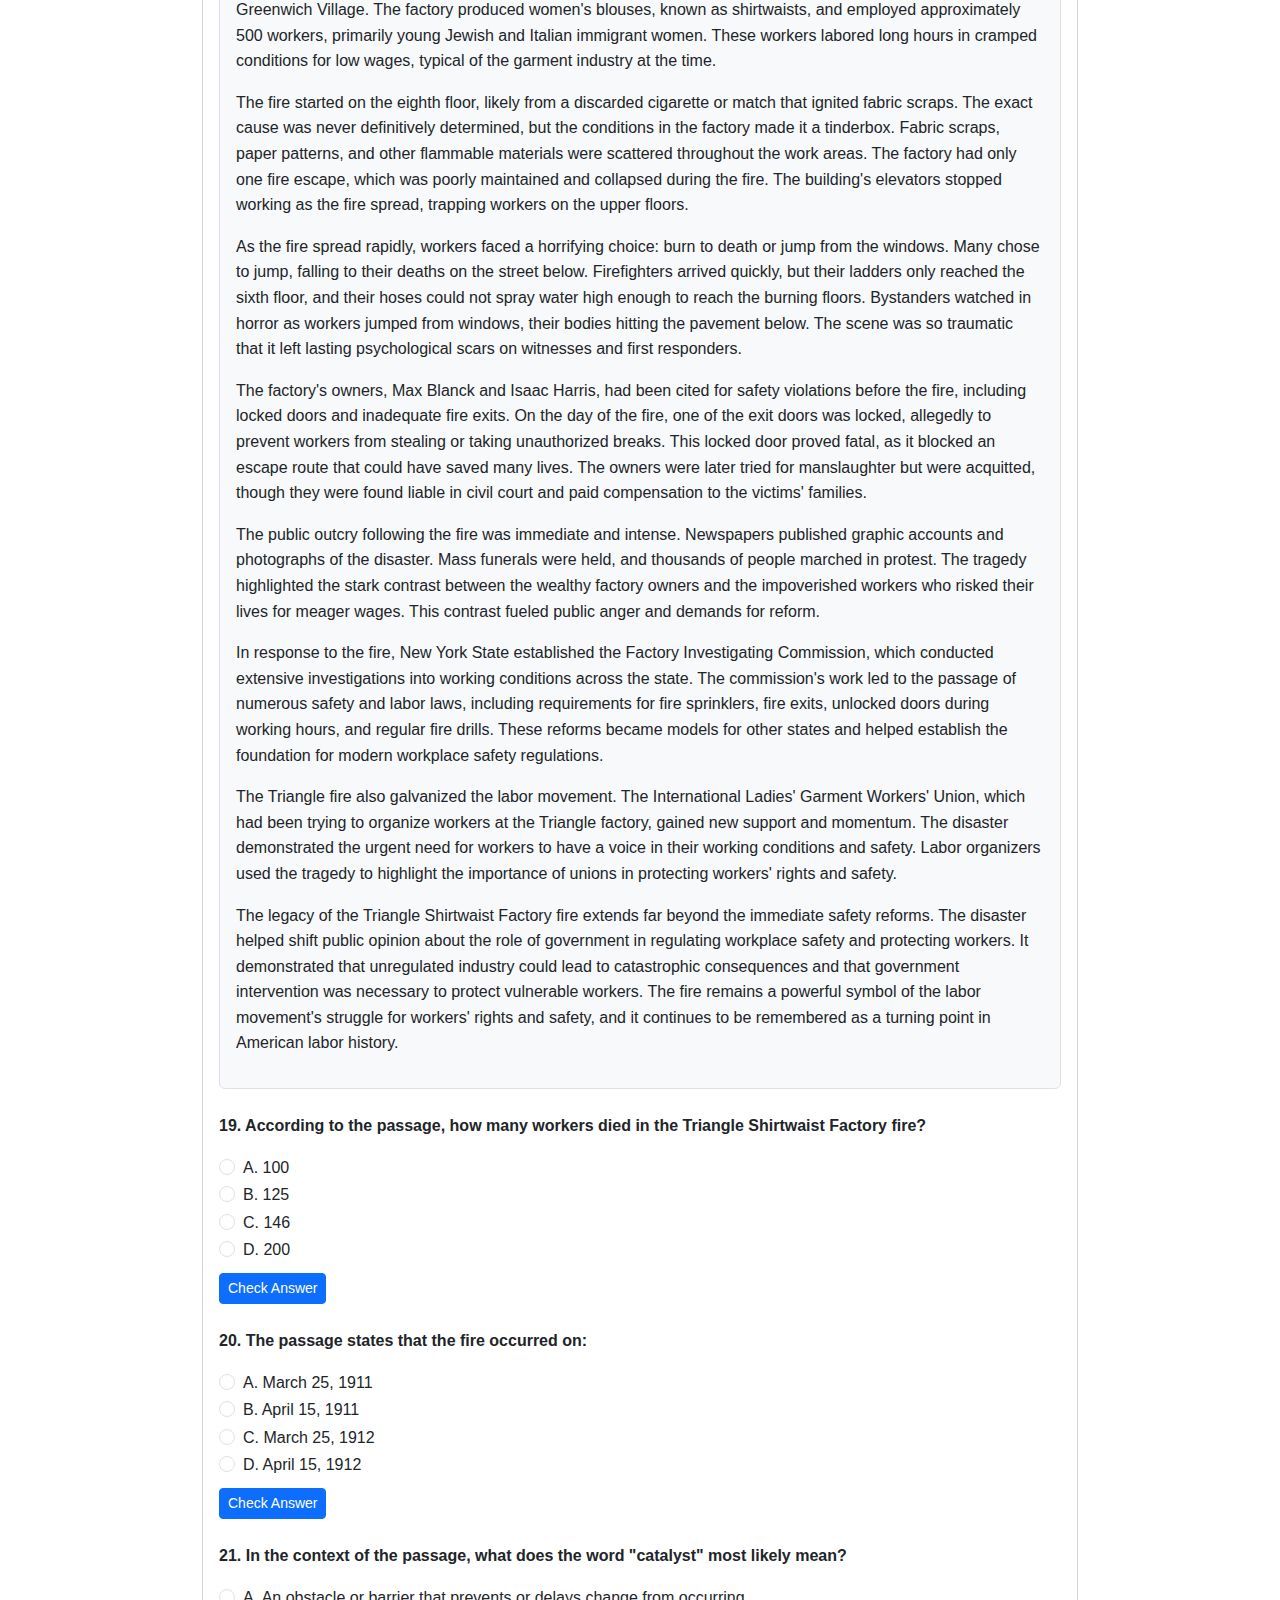
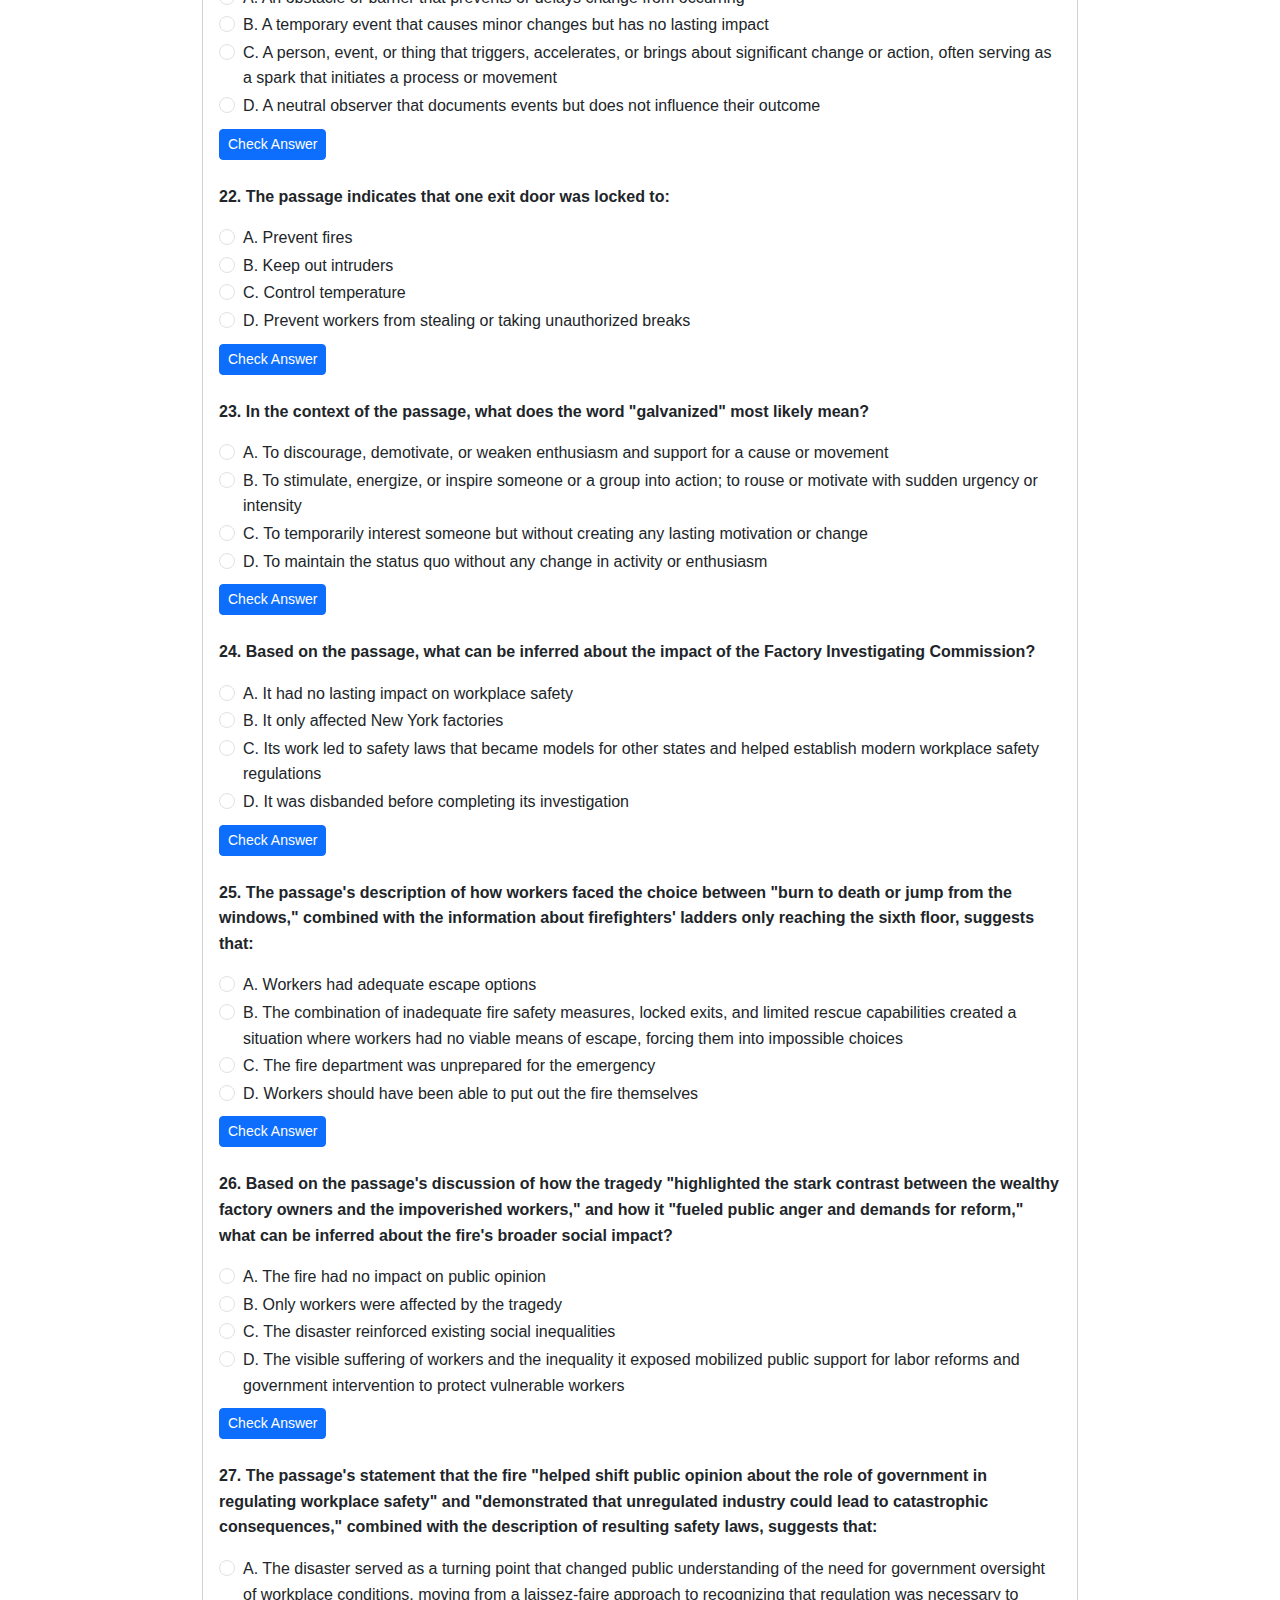
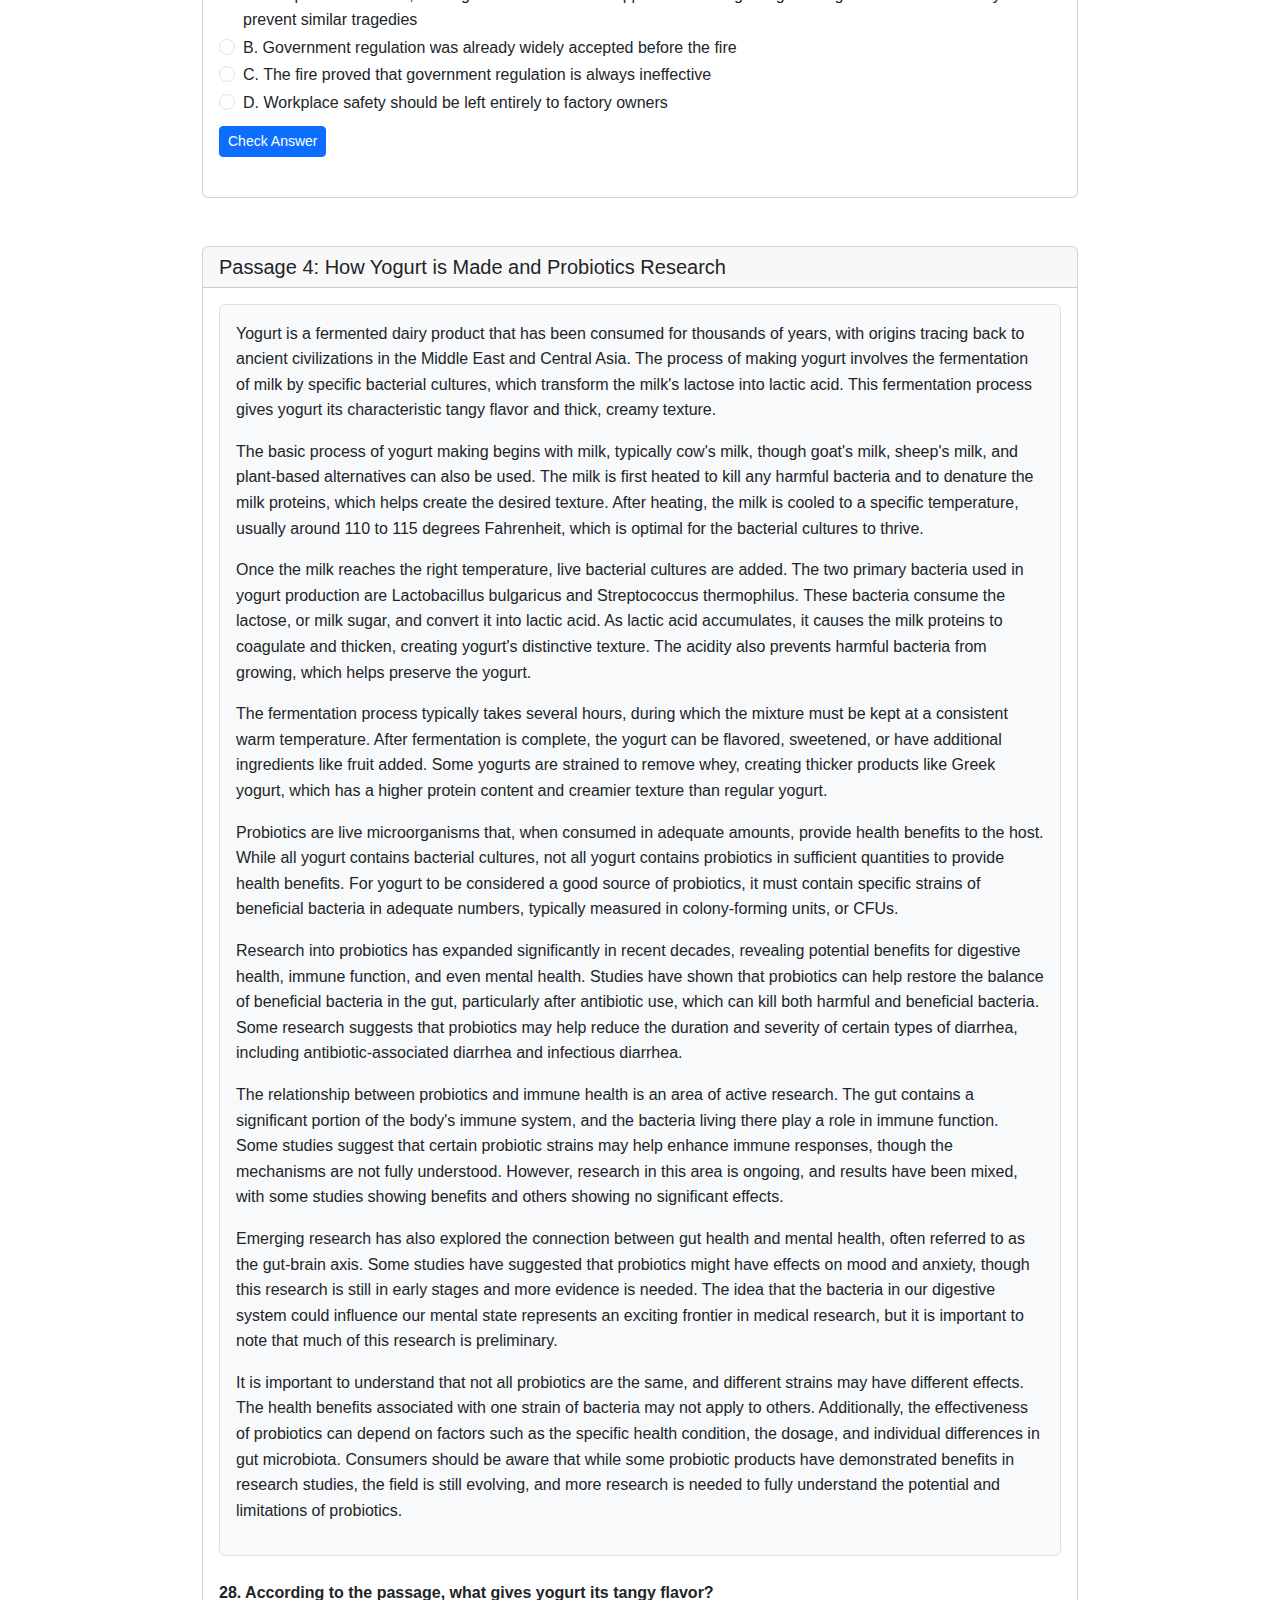
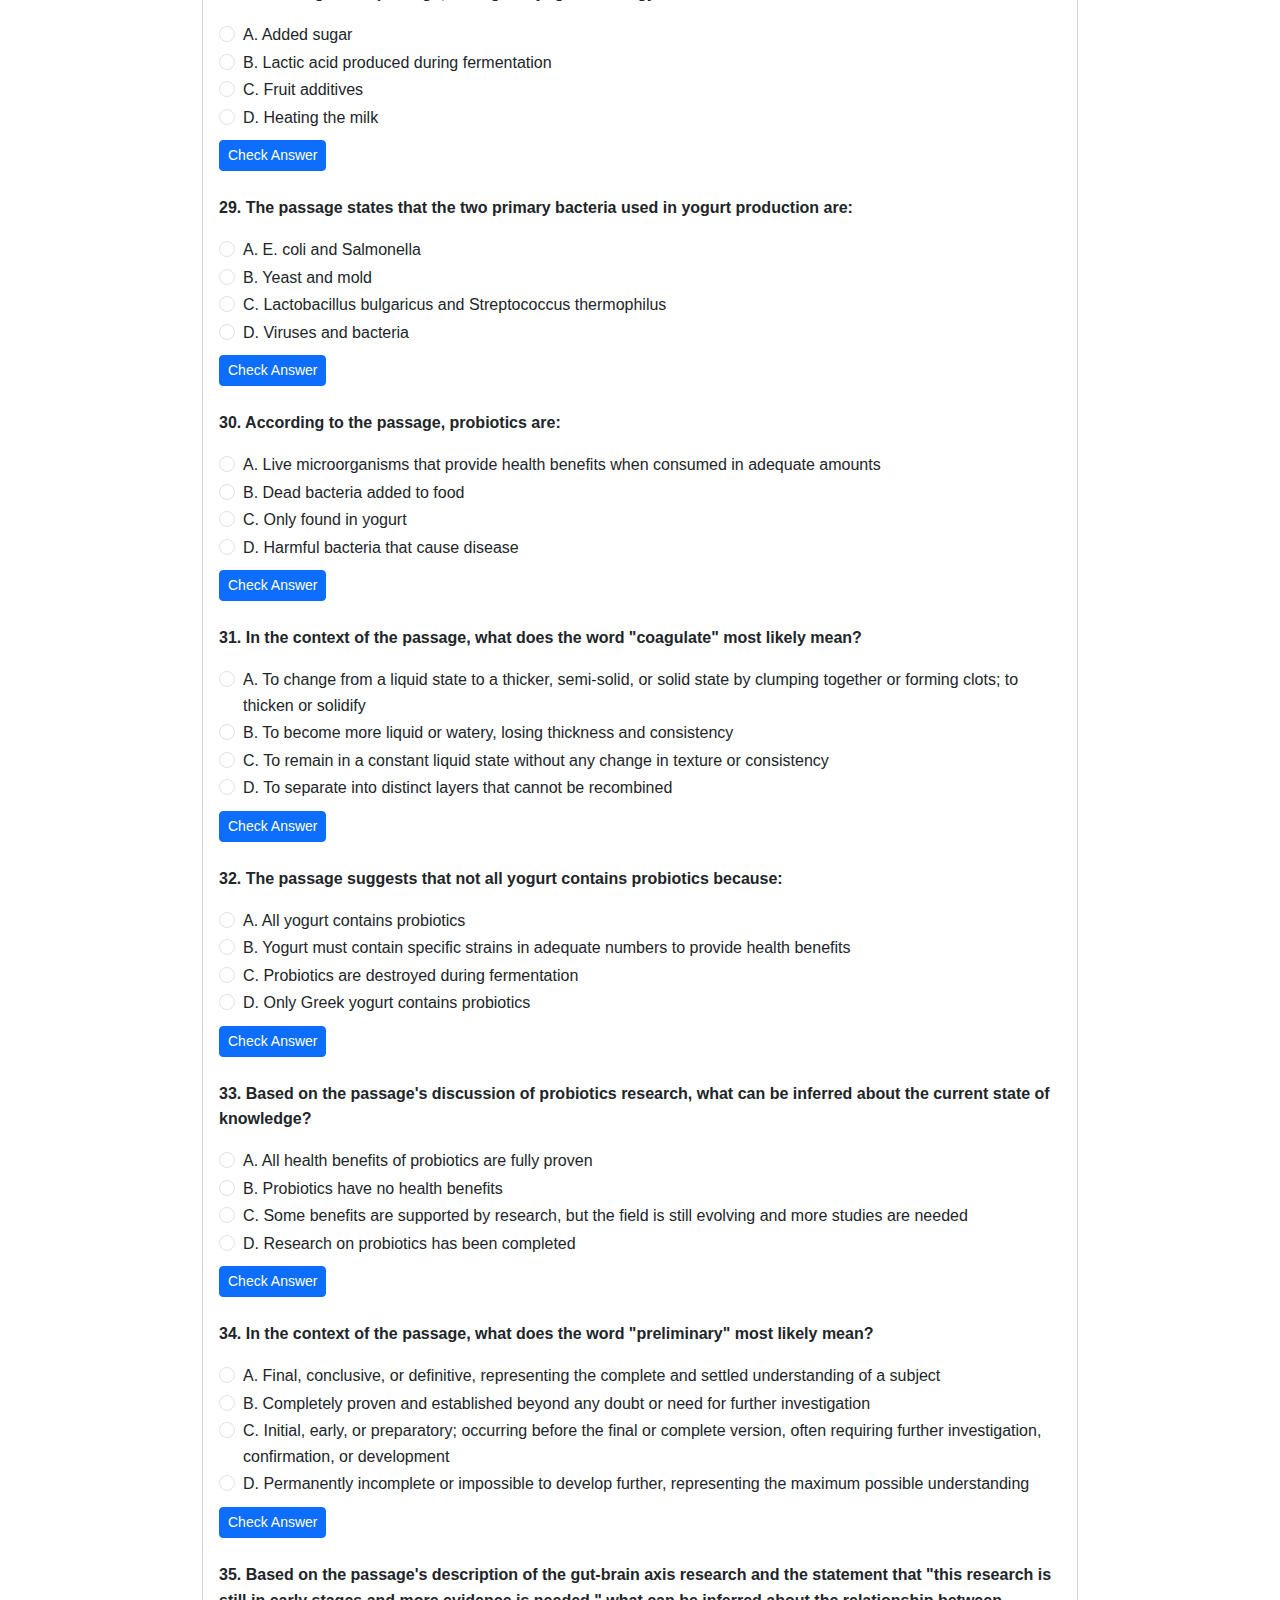
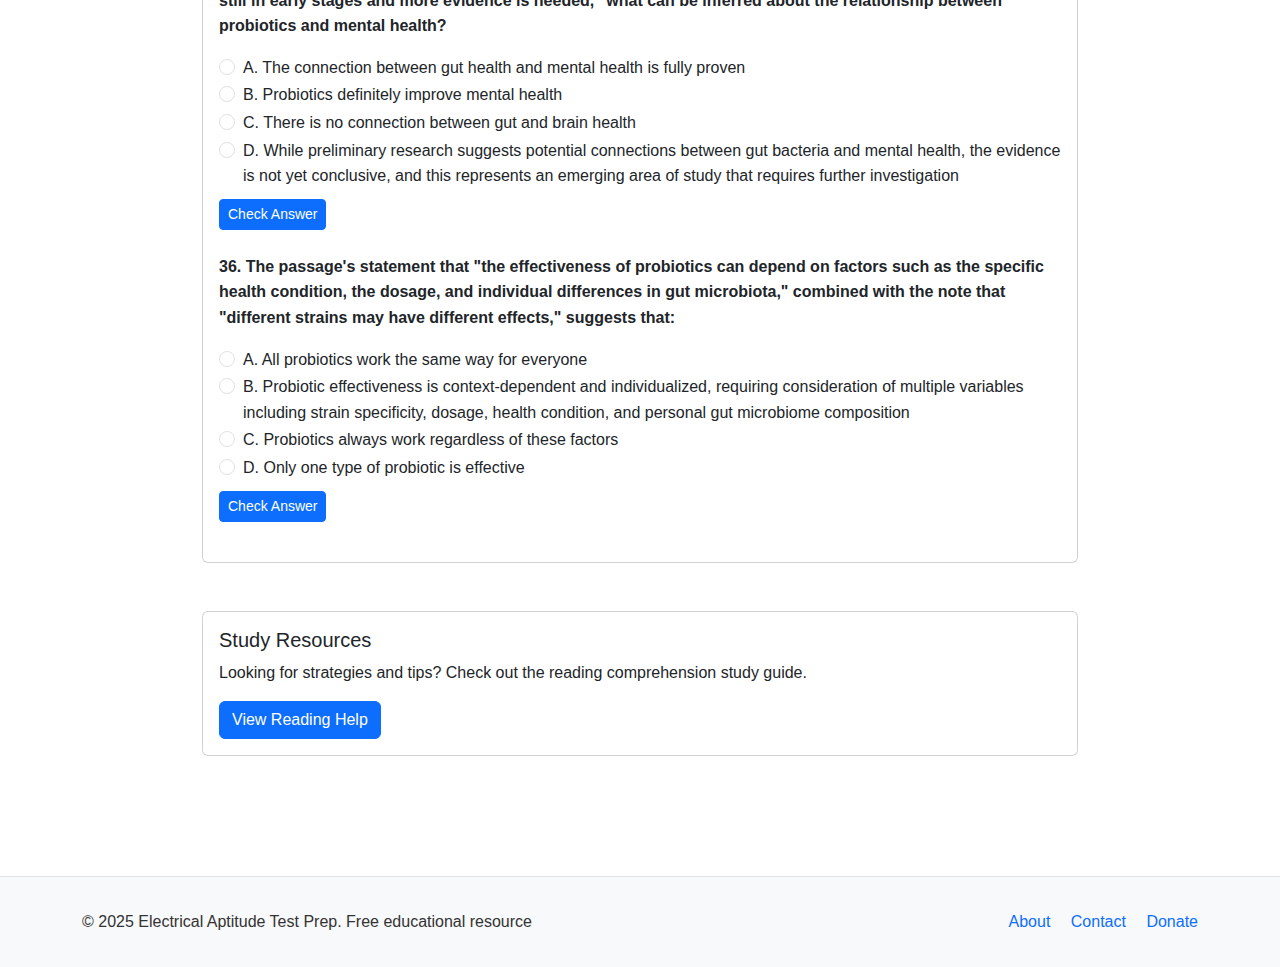
<file: practice-reading.html>
<!DOCTYPE html>
<html lang="en">

<head>
    <meta charset="UTF-8">
    <meta name="viewport" content="width=device-width, initial-scale=1.0">
    <title>Reading Practice - Electrical Aptitude Test Practice</title>
    <meta name="description"
        content="Practice reading comprehension questions for an electrical apprenticeship aptitude test.">
    <meta name="keywords"
        content="electrical aptitude test, reading practice, comprehension practice, IBEW reading, apprenticeship reading">
    <meta name="author" content="Electrical Aptitude Test Prep">

    <!-- Open Graph / Facebook -->
    <meta property="og:type" content="website">
    <meta property="og:url" content="https://electricalaptitudetestprep.com/practice-reading.html">
    <meta property="og:title" content="Reading Practice - Electrical Aptitude Test Practice">
    <meta property="og:description"
        content="Practice reading comprehension questions for an electrical apprenticeship aptitude test.">
    <meta property="og:image" content="https://electricalaptitudetestprep.com/assets/images/aptitude_og_1.png">
    <meta property="og:image:width" content="1200">
    <meta property="og:image:height" content="630">
    <meta property="og:site_name" content="Electrical Aptitude Test Prep">

    <!-- Twitter -->
    <meta name="twitter:card" content="summary_large_image">
    <meta name="twitter:url" content="https://electricalaptitudetestprep.com/practice-reading.html">
    <meta name="twitter:title" content="Reading Practice - Electrical Aptitude Test Practice">
    <meta name="twitter:description"
        content="Practice reading comprehension questions for an electrical apprenticeship aptitude test.">
    <meta name="twitter:image" content="https://electricalaptitudetestprep.com/assets/images/aptitude_og_1.png">

    <!-- Google tag (gtag.js) -->
    <script async src="https://www.googletagmanager.com/gtag/js?id=G-GNX2ZHNFF3"></script>
    <script>
        window.dataLayer = window.dataLayer || [];
        function gtag() { dataLayer.push(arguments); }
        gtag('js', new Date());

        gtag('config', 'G-GNX2ZHNFF3');
    </script>

    <!-- Favicon -->
    <link rel="icon" href="assets/images/Logo%20Symbol%20Lone.svg" type="image/svg+xml">
    <link rel="alternate icon" type="image/png" sizes="32x32" href="assets/images/icon_32.png">
    <!-- Canonical URL -->
    <link rel="canonical" href="https://electricalaptitudetestprep.com/practice-reading.html">
    <!-- Bootstrap CSS -->
    <link href="https://cdn.jsdelivr.net/npm/bootstrap@5.3.2/dist/css/bootstrap.min.css" rel="stylesheet">
    <!-- Custom CSS -->
    <link rel="stylesheet" href="assets/css/styles.css">
</head>

<body>
    <!-- Navigation -->
    <nav class="navbar navbar-expand-lg navbar-light bg-white">
        <div class="container">
            <a class="navbar-brand" href="index.html">
                <img src="assets/images/Logo%20Symbol%20Lone.svg" alt="Electrical Aptitude Test Prep"
                    class="site-logo me-2">
                Electrical Aptitude Test Prep
            </a>
            <button class="navbar-toggler" type="button" data-bs-toggle="collapse" data-bs-target="#navbarNav"
                aria-controls="navbarNav" aria-expanded="false" aria-label="Toggle navigation">
                <span class="navbar-toggler-icon"></span>
            </button>
            <div class="collapse navbar-collapse" id="navbarNav">
                <ul class="navbar-nav ms-auto">
                    <li class="nav-item">
                        <a class="nav-link" href="exam1.html">Exam 1</a>
                    </li>
                    <li class="nav-item">
                        <a class="nav-link" href="exam2.html">Exam 2</a>
                    </li>
                    <li class="nav-item">
                        <a class="nav-link" href="practice-math.html">Math Practice</a>
                    </li>
                    <li class="nav-item">
                        <a class="nav-link active" href="practice-reading.html">Reading Practice</a>
                    </li>
                    <li class="nav-item">
                        <a class="nav-link" href="math-help.html"> Math Help</a>
                    </li>
                    <li class="nav-item">
                        <a class="nav-link" href="reading-help.html">Reading Help</a>
                    </li>
                    <li class="nav-item">
                        <a class="nav-link" href="about.html">About</a>
                    </li>
                    <li class="nav-item">
                        <a class="nav-link" href="donate.html">Donate</a>
                    </li>
                </ul>
            </div>
        </div>
    </nav>

    <!-- Main Content -->
    <main>
        <div class="container exam-container">
            <div class="row">
                <div class="col-12">
                    <h1 class="mb-4">Reading Comprehension Practice</h1>
                    <p class="lead">Practice reading comprehension questions with passages and questions similar to
                        those on the Electrical aptitude test.</p>

                    <!-- Practice Instructions -->
                    <div class="card mb-4">
                        <div class="card-header bg-success text-white">
                            <h5 class="mb-0">Practice Instructions</h5>
                        </div>
                        <div class="card-body">
                            <ul class="mb-0">
                                <li>There are four passages here with 9 questions each. You should work through them all
                                    at your own pace.</li>
                                <li>Remember that these types of questions, like math, require practice. </li>
                                <li>At the 1 minute remaining mark, I think it's best to start guessing and make sure
                                    that every question is at least answered.</li>
                                <li>I recommend reading the passage, but not trying to memorize every detail. It's
                                    unlikely you'll remember the answer from reading it once; you're reading it so you
                                    know where to find the information quickly. That said, definitely do what works for
                                    you.</li>
                                <li>Use process of elimination to rule out answers that don't make sense.</li>
                                <li>If I'm forced to guess, I'll pick the longest answer. I think that's the best way to
                                    go.</li>
                                <li>Visit the <a href="reading-help.html">Reading
                                        Strategies</a> page for some tips and techniques I put together for these types
                                    of questions.</li>
                            </ul>
                        </div>
                    </div>

                    <!-- Passage 1: Botulism -->
                    <div class=" card mb-5" id="reading-section">
                        <div class="card-header">
                            <h5 class="mb-0">Passage 1: Botulism</h5>
                        </div>
                        <div class="card-body">
                            <div class="passage mb-4 p-3 bg-light border rounded">
                                <p>Botulism is a rare but serious illness caused by a toxin produced by
                                    the bacterium
                                    Clostridium botulinum. This bacterium is found naturally in soil,
                                    dust, and marine
                                    sediments. The toxin it produces is one of the most potent
                                    neurotoxins known to
                                    science, capable of causing paralysis and even death if not treated
                                    promptly.</p>
                                <p>The disease gets its name from the Latin word "botulus," meaning
                                    sausage, because it
                                    was first identified in improperly prepared sausages in the 19th
                                    century. However,
                                    botulism can occur in many different types of food if they are not
                                    properly
                                    preserved or cooked. The bacteria thrive in environments with little
                                    or no oxygen,
                                    which is why improperly canned foods are a common source of
                                    botulism.</p>
                                <p>There are several forms of botulism, each with different causes and
                                    transmission
                                    methods. Foodborne botulism occurs when people consume food
                                    contaminated with the
                                    botulinum toxin. Wound botulism happens when the bacteria enter the
                                    body through a
                                    wound and produce the toxin. Infant botulism occurs when babies
                                    ingest spores of the
                                    bacteria, which then grow in their intestines and produce the toxin.
                                    This form is
                                    particularly concerning because it can affect very young infants who
                                    have not yet
                                    developed mature digestive systems.</p>
                                <p>The symptoms of botulism typically begin within 12 to 36 hours after
                                    exposure, though
                                    they can appear as early as 6 hours or as late as 10 days. Early
                                    symptoms often
                                    include double vision, blurred vision, drooping eyelids, slurred
                                    speech, difficulty
                                    swallowing, and dry mouth. As the disease progresses, it can cause
                                    muscle weakness
                                    that starts in the shoulders and arms and moves down the body. In
                                    severe cases, the
                                    paralysis can affect the muscles used for breathing, which can be
                                    life-threatening.
                                </p>
                                <p>Diagnosis of botulism requires careful medical evaluation. Doctors
                                    look for the
                                    characteristic pattern of descending paralysis and may test blood,
                                    stool, or wound
                                    samples for the presence of the toxin or bacteria. Because botulism
                                    can be confused
                                    with other neurological conditions, accurate diagnosis is crucial
                                    for proper
                                    treatment.</p>
                                <p>Treatment for botulism involves administering an antitoxin that can
                                    neutralize the
                                    toxin circulating in the bloodstream. This treatment is most
                                    effective when given
                                    early in the course of the illness. Patients with severe botulism
                                    may require
                                    mechanical ventilation to help them breathe while the antitoxin
                                    takes effect.
                                    Recovery from botulism can take weeks or months, as the body must
                                    regenerate the
                                    nerve endings that were damaged by the toxin.</p>
                                <p>Prevention is the best defense against botulism. Proper food handling
                                    and
                                    preservation techniques are essential. Home canning should be done
                                    carefully,
                                    following established safety guidelines. Foods should be heated to
                                    high enough
                                    temperatures to kill the bacteria and their spores. Any canned food
                                    that appears
                                    swollen, damaged, or has an unusual odor should be discarded
                                    immediately without
                                    tasting.</p>
                                <p>Despite its severity, botulism is relatively rare in developed
                                    countries due to
                                    modern food safety practices. However, it remains a concern in areas
                                    with limited
                                    access to proper food preservation methods. Public health officials
                                    work to educate
                                    people about safe food handling practices to prevent outbreaks. The
                                    toxin is also
                                    used medically in very small, controlled doses to treat certain
                                    muscle disorders,
                                    demonstrating how understanding dangerous substances can lead to
                                    beneficial medical
                                    applications.</p>
                                <p>Research continues into better treatments and prevention methods for
                                    botulism.
                                    Scientists are studying the mechanisms by which the toxin affects
                                    nerve cells, which
                                    may lead to improved therapies. Public health surveillance systems
                                    help track cases
                                    and identify sources of contamination quickly, allowing for rapid
                                    response to
                                    prevent further spread of the disease.</p>
                            </div>

                            <div class="questions">
                                <!-- Easy Questions 1-4 -->
                                <div class="question mb-4" data-question="1" data-correct="B">
                                    <p class="fw-bold">1. According to the passage, what causes
                                        botulism?</p>
                                    <div class="form-check">
                                        <input class="form-check-input" type="radio" name="q1" id="q1a" value="A">
                                        <label class="form-check-label" for="q1a">A. A virus</label>
                                    </div>
                                    <div class="form-check">
                                        <input class="form-check-input" type="radio" name="q1" id="q1b" value="B">
                                        <label class="form-check-label" for="q1b">B. A toxin</label>
                                    </div>
                                    <div class="form-check">
                                        <input class="form-check-input" type="radio" name="q1" id="q1c" value="C">
                                        <label class="form-check-label" for="q1c">C. A fungus</label>
                                    </div>
                                    <div class="form-check">
                                        <input class="form-check-input" type="radio" name="q1" id="q1d" value="D">
                                        <label class="form-check-label" for="q1d">D. A parasite</label>
                                    </div>
                                    <button class="btn btn-sm btn-primary mt-2 check-answer-btn" data-question="1">Check
                                        Answer</button>
                                    <div class="answer-feedback mt-3" id="feedback-1" style="display: none;"></div>
                                </div>

                                <div class="question mb-4" data-question="2" data-correct="A">
                                    <p class="fw-bold">2. The passage states that the word "botulism"
                                        comes from the
                                        Latin word meaning:</p>
                                    <div class="form-check">
                                        <input class="form-check-input" type="radio" name="q2" id="q2a" value="A">
                                        <label class="form-check-label" for="q2a">A. Sausage</label>
                                    </div>
                                    <div class="form-check">
                                        <input class="form-check-input" type="radio" name="q2" id="q2b" value="B">
                                        <label class="form-check-label" for="q2b">B. Poison</label>
                                    </div>
                                    <div class="form-check">
                                        <input class="form-check-input" type="radio" name="q2" id="q2c" value="C">
                                        <label class="form-check-label" for="q2c">C. Paralysis</label>
                                    </div>
                                    <div class="form-check">
                                        <input class="form-check-input" type="radio" name="q2" id="q2d" value="D">
                                        <label class="form-check-label" for="q2d">D. Bacteria</label>
                                    </div>
                                    <button class="btn btn-sm btn-primary mt-2 check-answer-btn" data-question="2">Check
                                        Answer</button>
                                    <div class="answer-feedback mt-3" id="feedback-2" style="display: none;"></div>
                                </div>

                                <div class="question mb-4" data-question="3" data-correct="C">
                                    <p class="fw-bold">3. According to the passage, how many forms of
                                        botulism are
                                        mentioned?</p>
                                    <div class="form-check">
                                        <input class="form-check-input" type="radio" name="q3" id="q3a" value="A">
                                        <label class="form-check-label" for="q3a">A. Two</label>
                                    </div>
                                    <div class="form-check">
                                        <input class="form-check-input" type="radio" name="q3" id="q3b" value="B">
                                        <label class="form-check-label" for="q3b">B. Four</label>
                                    </div>
                                    <div class="form-check">
                                        <input class="form-check-input" type="radio" name="q3" id="q3c" value="C">
                                        <label class="form-check-label" for="q3c">C. Three</label>
                                    </div>
                                    <div class="form-check">
                                        <input class="form-check-input" type="radio" name="q3" id="q3d" value="D">
                                        <label class="form-check-label" for="q3d">D. Five</label>
                                    </div>
                                    <button class="btn btn-sm btn-primary mt-2 check-answer-btn" data-question="3">Check
                                        Answer</button>
                                    <div class="answer-feedback mt-3" id="feedback-3" style="display: none;"></div>
                                </div>

                                <div class="question mb-4" data-question="4" data-correct="B">
                                    <p class="fw-bold">4. In the context of the passage, what does the word
                                        "potent" most likely mean?</p>
                                    <div class="form-check">
                                        <input class="form-check-input" type="radio" name="q4" id="q4a" value="A">
                                        <label class="form-check-label" for="q4a">A. Weak or ineffective, having
                                            little or no power to produce an effect</label>
                                    </div>
                                    <div class="form-check">
                                        <input class="form-check-input" type="radio" name="q4" id="q4b" value="B">
                                        <label class="form-check-label" for="q4b">B. Extremely powerful, strong, or
                                            effective; having great force or capacity to produce a significant
                                            effect</label>
                                    </div>
                                    <div class="form-check">
                                        <input class="form-check-input" type="radio" name="q4" id="q4c" value="C">
                                        <label class="form-check-label" for="q4c">C. Temporarily active but quickly
                                            losing strength or effectiveness</label>
                                    </div>
                                    <div class="form-check">
                                        <input class="form-check-input" type="radio" name="q4" id="q4d" value="D">
                                        <label class="form-check-label" for="q4d">D. Moderately effective but
                                            requiring large quantities to produce any noticeable effect</label>
                                    </div>
                                    <button class="btn btn-sm btn-primary mt-2 check-answer-btn" data-question="4">Check
                                        Answer</button>
                                    <div class="answer-feedback mt-3" id="feedback-4" style="display: none;"></div>
                                </div>

                                <!-- Medium Questions 5-6 -->
                                <div class="question mb-4" data-question="5" data-correct="C">
                                    <p class="fw-bold">5. In the context of the passage, what does the word
                                        "regenerate" most likely mean?</p>
                                    <div class="form-check">
                                        <input class="form-check-input" type="radio" name="q5" id="q5a" value="A">
                                        <label class="form-check-label" for="q5a">A. To permanently destroy or
                                            eliminate damaged tissue, making recovery impossible</label>
                                    </div>
                                    <div class="form-check">
                                        <input class="form-check-input" type="radio" name="q5" id="q5b" value="B">
                                        <label class="form-check-label" for="q5b">B. To temporarily repair damage
                                            that will inevitably worsen over time</label>
                                    </div>
                                    <div class="form-check">
                                        <input class="form-check-input" type="radio" name="q5" id="q5c" value="C">
                                        <label class="form-check-label" for="q5c">C. To regrow, restore, or recreate
                                            damaged or lost tissue, cells, or body parts through natural biological
                                            processes</label>
                                    </div>
                                    <div class="form-check">
                                        <input class="form-check-input" type="radio" name="q5" id="q5d" value="D">
                                        <label class="form-check-label" for="q5d">D. To replace damaged tissue with
                                            artificial substitutes that function differently from the original</label>
                                    </div>
                                    <button class="btn btn-sm btn-primary mt-2 check-answer-btn" data-question="5">Check
                                        Answer</button>
                                    <div class="answer-feedback mt-3" id="feedback-5" style="display: none;"></div>
                                </div>

                                <div class="question mb-4" data-question="6" data-correct="A">
                                    <p class="fw-bold">6. Based on the passage's description of botulism
                                        symptoms
                                        progressing from vision problems to muscle weakness, what can be
                                        inferred about
                                        the disease?</p>
                                    <div class="form-check">
                                        <input class="form-check-input" type="radio" name="q6" id="q6a" value="A">
                                        <label class="form-check-label" for="q6a">A. The paralysis
                                            follows a predictable
                                            pattern, starting in the head and moving downward</label>
                                    </div>
                                    <div class="form-check">
                                        <input class="form-check-input" type="radio" name="q6" id="q6b" value="B">
                                        <label class="form-check-label" for="q6b">B. Symptoms appear
                                            randomly throughout
                                            the body</label>
                                    </div>
                                    <div class="form-check">
                                        <input class="form-check-input" type="radio" name="q6" id="q6c" value="C">
                                        <label class="form-check-label" for="q6c">C. The disease only
                                            affects the
                                            nervous system in the head</label>
                                    </div>
                                    <div class="form-check">
                                        <input class="form-check-input" type="radio" name="q6" id="q6d" value="D">
                                        <label class="form-check-label" for="q6d">D. Vision problems are
                                            the most
                                            serious symptom</label>
                                    </div>
                                    <button class="btn btn-sm btn-primary mt-2 check-answer-btn" data-question="6">Check
                                        Answer</button>
                                    <div class="answer-feedback mt-3" id="feedback-6" style="display: none;"></div>
                                </div>

                                <!-- Difficult Questions 7-9 -->
                                <div class="question mb-4" data-question="7" data-correct="C">
                                    <p class="fw-bold">7. The passage's discussion of how the botulinum
                                        toxin is used
                                        medically in controlled doses to treat muscle disorders,
                                        combined with its
                                        description as "one of the most potent neurotoxins known to
                                        science," suggests
                                        that:</p>
                                    <div class="form-check">
                                        <input class="form-check-input" type="radio" name="q7" id="q7a" value="A">
                                        <label class="form-check-label" for="q7a">A. The toxin should
                                            never be used for
                                            any medical purpose</label>
                                    </div>
                                    <div class="form-check">
                                        <input class="form-check-input" type="radio" name="q7" id="q7b" value="B">
                                        <label class="form-check-label" for="q7b">B. Medical use of the
                                            toxin is more
                                            dangerous than natural exposure</label>
                                    </div>
                                    <div class="form-check">
                                        <input class="form-check-input" type="radio" name="q7" id="q7c" value="C">
                                        <label class="form-check-label" for="q7c">C. Understanding
                                            dangerous substances
                                            can lead to beneficial applications when used carefully and
                                            in appropriate
                                            doses</label>
                                    </div>
                                    <div class="form-check">
                                        <input class="form-check-input" type="radio" name="q7" id="q7d" value="D">
                                        <label class="form-check-label" for="q7d">D. The medical use of
                                            the toxin is
                                            experimental and unproven</label>
                                    </div>
                                    <button class="btn btn-sm btn-primary mt-2 check-answer-btn" data-question="7">Check
                                        Answer</button>
                                    <div class="answer-feedback mt-3" id="feedback-7" style="display: none;"></div>
                                </div>

                                <div class="question mb-4" data-question="8" data-correct="D">
                                    <p class="fw-bold">8. Based on the passage's explanation that
                                        Clostridium botulinum
                                        thrives in environments with little or no oxygen, and that
                                        improperly canned
                                        foods are a common source, what can be inferred about food
                                        safety?</p>
                                    <div class="form-check">
                                        <input class="form-check-input" type="radio" name="q8" id="q8a" value="A">
                                        <label class="form-check-label" for="q8a">A. All canned foods
                                            are
                                            dangerous</label>
                                    </div>
                                    <div class="form-check">
                                        <input class="form-check-input" type="radio" name="q8" id="q8b" value="B">
                                        <label class="form-check-label" for="q8b">B. Oxygen prevents all
                                            foodborne
                                            illnesses</label>
                                    </div>
                                    <div class="form-check">
                                        <input class="form-check-input" type="radio" name="q8" id="q8c" value="C">
                                        <label class="form-check-label" for="q8c">C. Home canning is
                                            always
                                            unsafe</label>
                                    </div>
                                    <div class="form-check">
                                        <input class="form-check-input" type="radio" name="q8" id="q8d" value="D">
                                        <label class="form-check-label" for="q8d">D. Proper canning
                                            techniques must
                                            eliminate oxygen and ensure adequate heating to prevent
                                            bacterial growth in
                                            the anaerobic environment created by canning</label>
                                    </div>
                                    <button class="btn btn-sm btn-primary mt-2 check-answer-btn" data-question="8">Check
                                        Answer</button>
                                    <div class="answer-feedback mt-3" id="feedback-8" style="display: none;"></div>
                                </div>

                                <div class="question mb-4" data-question="9" data-correct="B">
                                    <p class="fw-bold">9. The passage's description of botulism recovery
                                        taking "weeks
                                        or months" because "the body must regenerate the nerve endings
                                        that were damaged
                                        by the toxin," combined with the information about early
                                        antitoxin treatment
                                        being most effective, suggests that:</p>
                                    <div class="form-check">
                                        <input class="form-check-input" type="radio" name="q9" id="q9a" value="A">
                                        <label class="form-check-label" for="q9a">A. Antitoxin treatment
                                            immediately
                                            reverses all damage</label>
                                    </div>
                                    <div class="form-check">
                                        <input class="form-check-input" type="radio" name="q9" id="q9b" value="B">
                                        <label class="form-check-label" for="q9b">B. While antitoxin
                                            prevents further
                                            damage by neutralizing circulating toxin, the body must
                                            still repair
                                            existing nerve damage, which is a slow biological process
                                            requiring time for
                                            tissue regeneration</label>
                                    </div>
                                    <div class="form-check">
                                        <input class="form-check-input" type="radio" name="q9" id="q9c" value="C">
                                        <label class="form-check-label" for="q9c">C. Recovery time is
                                            the same
                                            regardless of when treatment begins</label>
                                    </div>
                                    <div class="form-check">
                                        <input class="form-check-input" type="radio" name="q9" id="q9d" value="D">
                                        <label class="form-check-label" for="q9d">D. Nerve damage from
                                            botulism is
                                            permanent</label>
                                    </div>
                                    <button class="btn btn-sm btn-primary mt-2 check-answer-btn" data-question="9">Check
                                        Answer</button>
                                    <div class="answer-feedback mt-3" id="feedback-9" style="display: none;"></div>
                                </div>
                            </div>
                        </div>
                    </div>

                    <!-- Passage 2: Judicial Branch -->
                    <div class="card mb-5">
                        <div class="card-header">
                            <h5 class="mb-0">Passage 2: The Judicial Branch of Government</h5>
                        </div>
                        <div class="card-body">
                            <div class="passage mb-4 p-3 bg-light border rounded">
                                <p>The judicial branch is one of the three branches of the United States federal
                                    government, alongside the executive and legislative branches. Established by
                                    Article
                                    III of the Constitution, the judicial branch is responsible for interpreting
                                    laws
                                    and ensuring that they are applied fairly and consistently. This branch serves
                                    as a
                                    crucial check on the power of the other two branches, helping to maintain the
                                    system
                                    of checks and balances that is fundamental to American democracy.</p>
                                <p>The federal court system is structured in a hierarchical manner, with the Supreme
                                    Court at the top. Below the Supreme Court are the United States Courts of
                                    Appeals,
                                    also known as circuit courts. There are 13 circuit courts, each covering a
                                    specific
                                    geographic region of the country. Below the circuit courts are the United States
                                    District Courts, which are the trial courts where most federal cases begin.
                                    There
                                    are 94 district courts throughout the United States, with at least one in each
                                    state.</p>
                                <p>The Supreme Court is the highest court in the land and has the final say on
                                    matters
                                    of constitutional interpretation. It consists of nine justices: one Chief
                                    Justice
                                    and eight Associate Justices. These justices are nominated by the President and
                                    must
                                    be confirmed by the Senate. Once confirmed, they serve for life, unless they
                                    choose
                                    to retire or are impeached and removed from office. This lifetime appointment is
                                    designed to insulate judges from political pressure and allow them to make
                                    decisions
                                    based on the law rather than popular opinion.</p>
                                <p>The Supreme Court has both original and appellate jurisdiction. Original
                                    jurisdiction
                                    means the Court can hear certain types of cases directly, such as disputes
                                    between
                                    states or cases involving ambassadors. However, most of the Court's work
                                    involves
                                    appellate jurisdiction, where it reviews decisions made by lower courts. The
                                    Court
                                    receives thousands of petitions each year but typically hears only about 100 to
                                    150
                                    cases annually, selecting those that involve important legal questions or
                                    conflicts
                                    between lower courts.</p>
                                <p>One of the most significant powers of the Supreme Court is judicial review,
                                    established in the landmark case Marbury v. Madison in 1803. Judicial review
                                    allows
                                    the Court to declare laws passed by Congress or actions taken by the executive
                                    branch unconstitutional. This power gives the judiciary the ability to strike
                                    down
                                    laws that violate the Constitution, making the Court a powerful guardian of
                                    constitutional rights and principles.</p>
                                <p>The process of deciding cases at the Supreme Court is rigorous and deliberate.
                                    After
                                    accepting a case, the justices read briefs submitted by both sides and often
                                    hear
                                    oral arguments. During oral arguments, attorneys for each side have a limited
                                    time
                                    to present their case and answer questions from the justices. Following oral
                                    arguments, the justices meet in private conference to discuss the case and vote.
                                    The
                                    majority opinion, which explains the Court's decision and reasoning, is written
                                    by
                                    one of the justices in the majority. Justices who disagree may write dissenting
                                    opinions, while those who agree with the outcome but for different reasons may
                                    write
                                    concurring opinions.</p>
                                <p>Lower federal courts also play crucial roles in the judicial system. District
                                    courts
                                    are where trials take place, with judges and juries hearing evidence and making
                                    decisions. Appeals courts review decisions from district courts to ensure that
                                    the
                                    law was applied correctly. These courts do not retry cases or hear new evidence;
                                    instead, they examine the legal reasoning and procedures used in the lower
                                    court.
                                    This appellate process helps ensure consistency in how laws are interpreted and
                                    applied across the country.</p>
                                <p>The independence of the judiciary is essential to its function. Judges are
                                    expected
                                    to make decisions based solely on the law and the Constitution, not on political
                                    considerations or public opinion. This independence is protected through
                                    lifetime
                                    appointments and the fact that judges' salaries cannot be reduced while they are
                                    in
                                    office. However, judges are still accountable through the impeachment process,
                                    which
                                    can remove judges who engage in serious misconduct.</p>
                                <p>The judicial branch faces ongoing challenges in maintaining its role as an
                                    impartial
                                    interpreter of the law. Public confidence in the judiciary is crucial for the
                                    system
                                    to function effectively. The courts must balance the need for independence with
                                    accountability, ensuring that justice is served while remaining responsive to
                                    the
                                    principles of democracy. As society evolves and new legal questions arise, the
                                    judicial branch continues to adapt and interpret the law in ways that reflect
                                    both
                                    constitutional principles and contemporary understanding of justice.</p>
                            </div>

                            <div class="questions">
                                <!-- Easy Questions 10-13 -->
                                <div class="question mb-4" data-question="10" data-correct="A">
                                    <p class="fw-bold">10. According to the passage, how many justices serve on the
                                        Supreme Court?</p>
                                    <div class="form-check">
                                        <input class="form-check-input" type="radio" name="q10" id="q10a" value="A">
                                        <label class="form-check-label" for="q10a">A. Nine</label>
                                    </div>
                                    <div class="form-check">
                                        <input class="form-check-input" type="radio" name="q10" id="q10b" value="B">
                                        <label class="form-check-label" for="q10b">B. Seven</label>
                                    </div>
                                    <div class="form-check">
                                        <input class="form-check-input" type="radio" name="q10" id="q10c" value="C">
                                        <label class="form-check-label" for="q10c">C. Eleven</label>
                                    </div>
                                    <div class="form-check">
                                        <input class="form-check-input" type="radio" name="q10" id="q10d" value="D">
                                        <label class="form-check-label" for="q10d">D. Thirteen</label>
                                    </div>
                                    <button class="btn btn-sm btn-primary mt-2 check-answer-btn"
                                        data-question="10">Check Answer</button>
                                    <div class="answer-feedback mt-3" id="feedback-10" style="display: none;"></div>
                                </div>

                                <div class="question mb-4" data-question="11" data-correct="A">
                                    <p class="fw-bold">11. In the context of the passage, what does the word
                                        "hierarchical" most likely mean?</p>
                                    <div class="form-check">
                                        <input class="form-check-input" type="radio" name="q11" id="q11a" value="A">
                                        <label class="form-check-label" for="q11a">A. Arranged or organized in a
                                            ranked structure with different levels of authority, importance, or
                                            power, where higher levels have authority over lower levels</label>
                                    </div>
                                    <div class="form-check">
                                        <input class="form-check-input" type="radio" name="q11" id="q11b" value="B">
                                        <label class="form-check-label" for="q11b">B. Completely equal and
                                            independent, with no differences in authority or structure</label>
                                    </div>
                                    <div class="form-check">
                                        <input class="form-check-input" type="radio" name="q11" id="q11c" value="C">
                                        <label class="form-check-label" for="q11c">C. Randomly organized without any
                                            consistent structure or order</label>
                                    </div>
                                    <div class="form-check">
                                        <input class="form-check-input" type="radio" name="q11" id="q11d" value="D">
                                        <label class="form-check-label" for="q11d">D. Temporarily structured but
                                            constantly changing in unpredictable ways</label>
                                    </div>
                                    <button class="btn btn-sm btn-primary mt-2 check-answer-btn"
                                        data-question="11">Check Answer</button>
                                    <div class="answer-feedback mt-3" id="feedback-11" style="display: none;"></div>
                                </div>

                                <div class="question mb-4" data-question="12" data-correct="B">
                                    <p class="fw-bold">12. According to the passage, how many United States District
                                        Courts are there?</p>
                                    <div class="form-check">
                                        <input class="form-check-input" type="radio" name="q12" id="q12a" value="A">
                                        <label class="form-check-label" for="q12a">A. 13</label>
                                    </div>
                                    <div class="form-check">
                                        <input class="form-check-input" type="radio" name="q12" id="q12b" value="B">
                                        <label class="form-check-label" for="q12b">B. 94</label>
                                    </div>
                                    <div class="form-check">
                                        <input class="form-check-input" type="radio" name="q12" id="q12c" value="C">
                                        <label class="form-check-label" for="q12c">C. 50</label>
                                    </div>
                                    <div class="form-check">
                                        <input class="form-check-input" type="radio" name="q12" id="q12d" value="D">
                                        <label class="form-check-label" for="q12d">D. 100</label>
                                    </div>
                                    <button class="btn btn-sm btn-primary mt-2 check-answer-btn"
                                        data-question="12">Check Answer</button>
                                    <div class="answer-feedback mt-3" id="feedback-12" style="display: none;"></div>
                                </div>

                                <div class="question mb-4" data-question="13" data-correct="D">
                                    <p class="fw-bold">13. The passage indicates that judicial review was
                                        established in
                                        the case:</p>
                                    <div class="form-check">
                                        <input class="form-check-input" type="radio" name="q13" id="q13a" value="A">
                                        <label class="form-check-label" for="q13a">A. Brown v. Board of
                                            Education</label>
                                    </div>
                                    <div class="form-check">
                                        <input class="form-check-input" type="radio" name="q13" id="q13b" value="B">
                                        <label class="form-check-label" for="q13b">B. Roe v. Wade</label>
                                    </div>
                                    <div class="form-check">
                                        <input class="form-check-input" type="radio" name="q13" id="q13c" value="C">
                                        <label class="form-check-label" for="q13c">C. Miranda v. Arizona</label>
                                    </div>
                                    <div class="form-check">
                                        <input class="form-check-input" type="radio" name="q13" id="q13d" value="D">
                                        <label class="form-check-label" for="q13d">D. Marbury v. Madison</label>
                                    </div>
                                    <button class="btn btn-sm btn-primary mt-2 check-answer-btn"
                                        data-question="13">Check Answer</button>
                                    <div class="answer-feedback mt-3" id="feedback-13" style="display: none;"></div>
                                </div>

                                <!-- Medium Questions 14-15 -->
                                <div class="question mb-4" data-question="14" data-correct="B">
                                    <p class="fw-bold">14. In the context of the passage, what does the word
                                        "insulate" most likely mean?</p>
                                    <div class="form-check">
                                        <input class="form-check-input" type="radio" name="q14" id="q14a" value="A">
                                        <label class="form-check-label" for="q14a">A. To expose someone to external
                                            influences and pressures, making them more susceptible to outside
                                            control</label>
                                    </div>
                                    <div class="form-check">
                                        <input class="form-check-input" type="radio" name="q14" id="q14b" value="B">
                                        <label class="form-check-label" for="q14b">B. To protect or shield someone
                                            from external influences, pressures, or interference, allowing them to
                                            function independently</label>
                                    </div>
                                    <div class="form-check">
                                        <input class="form-check-input" type="radio" name="q14" id="q14c" value="C">
                                        <label class="form-check-label" for="q14c">C. To completely isolate someone
                                            from all contact, making them unable to function or make decisions</label>
                                    </div>
                                    <div class="form-check">
                                        <input class="form-check-input" type="radio" name="q14" id="q14d" value="D">
                                        <label class="form-check-label" for="q14d">D. To temporarily protect someone
                                            but only until external pressures become too strong to resist</label>
                                    </div>
                                    <button class="btn btn-sm btn-primary mt-2 check-answer-btn"
                                        data-question="14">Check Answer</button>
                                    <div class="answer-feedback mt-3" id="feedback-14" style="display: none;"></div>
                                </div>

                                <div class="question mb-4" data-question="15" data-correct="C">
                                    <p class="fw-bold">15. Based on the passage's description of the appellate
                                        process,
                                        what can be inferred about appeals courts?</p>
                                    <div class="form-check">
                                        <input class="form-check-input" type="radio" name="q15" id="q15a" value="A">
                                        <label class="form-check-label" for="q15a">A. They retry cases with new
                                            evidence</label>
                                    </div>
                                    <div class="form-check">
                                        <input class="form-check-input" type="radio" name="q15" id="q15b" value="B">
                                        <label class="form-check-label" for="q15b">B. They only hear cases involving
                                            constitutional questions</label>
                                    </div>
                                    <div class="form-check">
                                        <input class="form-check-input" type="radio" name="q15" id="q15c" value="C">
                                        <label class="form-check-label" for="q15c">C. They review legal reasoning
                                            and
                                            procedures from lower courts to ensure correct application of the
                                            law</label>
                                    </div>
                                    <div class="form-check">
                                        <input class="form-check-input" type="radio" name="q15" id="q15d" value="D">
                                        <label class="form-check-label" for="q15d">D. They make decisions based on
                                            public opinion</label>
                                    </div>
                                    <button class="btn btn-sm btn-primary mt-2 check-answer-btn"
                                        data-question="15">Check Answer</button>
                                    <div class="answer-feedback mt-3" id="feedback-15" style="display: none;"></div>
                                </div>

                                <!-- Difficult Questions 16-18 -->
                                <div class="question mb-4" data-question="16" data-correct="B">
                                    <p class="fw-bold">16. The passage's explanation that the Supreme Court receives
                                        "thousands of petitions each year but typically hears only about 100 to 150
                                        cases annually," combined with its description of selecting cases that
                                        involve
                                        "important legal questions or conflicts between lower courts," suggests
                                        that:
                                    </p>
                                    <div class="form-check">
                                        <input class="form-check-input" type="radio" name="q16" id="q16a" value="A">
                                        <label class="form-check-label" for="q16a">A. The Court is required to hear
                                            all
                                            cases that are appealed to it</label>
                                    </div>
                                    <div class="form-check">
                                        <input class="form-check-input" type="radio" name="q16" id="q16b" value="B">
                                        <label class="form-check-label" for="q16b">B. The Court exercises discretion
                                            in
                                            case selection, focusing on cases with broader legal significance rather
                                            than addressing every individual dispute</label>
                                    </div>
                                    <div class="form-check">
                                        <input class="form-check-input" type="radio" name="q16" id="q16c" value="C">
                                        <label class="form-check-label" for="q16c">C. Most cases are not important
                                            enough for Supreme Court review</label>
                                    </div>
                                    <div class="form-check">
                                        <input class="form-check-input" type="radio" name="q16" id="q16d" value="D">
                                        <label class="form-check-label" for="q16d">D. The Court's workload is too
                                            light</label>
                                    </div>
                                    <button class="btn btn-sm btn-primary mt-2 check-answer-btn"
                                        data-question="16">Check Answer</button>
                                    <div class="answer-feedback mt-3" id="feedback-16" style="display: none;"></div>
                                </div>

                                <div class="question mb-4" data-question="17" data-correct="D">
                                    <p class="fw-bold">17. Based on the passage's discussion of judicial
                                        independence
                                        being protected through lifetime appointments and salary protections,
                                        combined
                                        with the mention of impeachment as a form of accountability, what can be
                                        inferred about the balance between judicial independence and accountability?
                                    </p>
                                    <div class="form-check">
                                        <input class="form-check-input" type="radio" name="q17" id="q17a" value="A">
                                        <label class="form-check-label" for="q17a">A. Judges have no accountability
                                            mechanisms</label>
                                    </div>
                                    <div class="form-check">
                                        <input class="form-check-input" type="radio" name="q17" id="q17b" value="B">
                                        <label class="form-check-label" for="q17b">B. Judicial independence and
                                            accountability are incompatible</label>
                                    </div>
                                    <div class="form-check">
                                        <input class="form-check-input" type="radio" name="q17" id="q17c" value="C">
                                        <label class="form-check-label" for="q17c">C. Judges should be removed
                                            whenever
                                            they make unpopular decisions</label>
                                    </div>
                                    <div class="form-check">
                                        <input class="form-check-input" type="radio" name="q17" id="q17d" value="D">
                                        <label class="form-check-label" for="q17d">D. The system protects judges
                                            from
                                            political pressure while maintaining accountability for serious
                                            misconduct
                                            through the impeachment process</label>
                                    </div>
                                    <button class="btn btn-sm btn-primary mt-2 check-answer-btn"
                                        data-question="17">Check Answer</button>
                                    <div class="answer-feedback mt-3" id="feedback-17" style="display: none;"></div>
                                </div>

                                <div class="question mb-4" data-question="18" data-correct="A">
                                    <p class="fw-bold">18. The passage's description of how the Supreme Court
                                        process
                                        includes reading briefs, hearing oral arguments, private conferences, and
                                        writing majority, dissenting, and concurring opinions, suggests that:</p>
                                    <div class="form-check">
                                        <input class="form-check-input" type="radio" name="q18" id="q18a" value="A">
                                        <label class="form-check-label" for="q18a">A. The Court's decision-making
                                            process is thorough, deliberative, and designed to consider multiple
                                            perspectives before reaching a final judgment, with transparency in
                                            reasoning through written opinions</label>
                                    </div>
                                    <div class="form-check">
                                        <input class="form-check-input" type="radio" name="q18" id="q18b" value="B">
                                        <label class="form-check-label" for="q18b">B. The Court makes decisions
                                            quickly
                                            without careful consideration</label>
                                    </div>
                                    <div class="form-check">
                                        <input class="form-check-input" type="radio" name="q18" id="q18c" value="C">
                                        <label class="form-check-label" for="q18c">C. Only the majority opinion
                                            matters,
                                            and dissenting opinions are irrelevant</label>
                                    </div>
                                    <div class="form-check">
                                        <input class="form-check-input" type="radio" name="q18" id="q18d" value="D">
                                        <label class="form-check-label" for="q18d">D. The Court's decisions are made
                                            in
                                            secret without any public explanation</label>
                                    </div>
                                    <button class="btn btn-sm btn-primary mt-2 check-answer-btn"
                                        data-question="18">Check Answer</button>
                                    <div class="answer-feedback mt-3" id="feedback-18" style="display: none;"></div>
                                </div>
                            </div>
                        </div>
                    </div>

                    <!-- Passage 3: Triangle Shirtwaist Factory Fire -->
                    <div class="card mb-5">
                        <div class="card-header">
                            <h5 class="mb-0">Passage 3: The Triangle Shirtwaist Factory Fire</h5>
                        </div>
                        <div class="card-body">
                            <div class="passage mb-4 p-3 bg-light border rounded">
                                <p>On March 25, 1911, a devastating fire broke out at the Triangle Shirtwaist
                                    Factory in
                                    New York City, resulting in one of the deadliest industrial disasters in
                                    American
                                    history. The fire claimed the lives of 146 workers, most of them young immigrant
                                    women. This tragedy exposed the dangerous working conditions that many factory
                                    workers faced in the early 20th century and became a catalyst for significant
                                    labor
                                    and safety reforms.</p>
                                <p>The Triangle Shirtwaist Factory occupied the eighth, ninth, and tenth floors of
                                    the
                                    Asch Building in Manhattan's Greenwich Village. The factory produced women's
                                    blouses, known as shirtwaists, and employed approximately 500 workers, primarily
                                    young Jewish and Italian immigrant women. These workers labored long hours in
                                    cramped conditions for low wages, typical of the garment industry at the time.
                                </p>
                                <p>The fire started on the eighth floor, likely from a discarded cigarette or match
                                    that
                                    ignited fabric scraps. The exact cause was never definitively determined, but
                                    the
                                    conditions in the factory made it a tinderbox. Fabric scraps, paper patterns,
                                    and
                                    other flammable materials were scattered throughout the work areas. The factory
                                    had
                                    only one fire escape, which was poorly maintained and collapsed during the fire.
                                    The
                                    building's elevators stopped working as the fire spread, trapping workers on the
                                    upper floors.</p>
                                <p>As the fire spread rapidly, workers faced a horrifying choice: burn to death or
                                    jump
                                    from the windows. Many chose to jump, falling to their deaths on the street
                                    below.
                                    Firefighters arrived quickly, but their ladders only reached the sixth floor,
                                    and
                                    their hoses could not spray water high enough to reach the burning floors.
                                    Bystanders watched in horror as workers jumped from windows, their bodies
                                    hitting
                                    the pavement below. The scene was so traumatic that it left lasting
                                    psychological
                                    scars on witnesses and first responders.</p>
                                <p>The factory's owners, Max Blanck and Isaac Harris, had been cited for safety
                                    violations before the fire, including locked doors and inadequate fire exits. On
                                    the
                                    day of the fire, one of the exit doors was locked, allegedly to prevent workers
                                    from
                                    stealing or taking unauthorized breaks. This locked door proved fatal, as it
                                    blocked
                                    an escape route that could have saved many lives. The owners were later tried
                                    for
                                    manslaughter but were acquitted, though they were found liable in civil court
                                    and
                                    paid compensation to the victims' families.</p>
                                <p>The public outcry following the fire was immediate and intense. Newspapers
                                    published
                                    graphic accounts and photographs of the disaster. Mass funerals were held, and
                                    thousands of people marched in protest. The tragedy highlighted the stark
                                    contrast
                                    between the wealthy factory owners and the impoverished workers who risked their
                                    lives for meager wages. This contrast fueled public anger and demands for
                                    reform.
                                </p>
                                <p>In response to the fire, New York State established the Factory Investigating
                                    Commission, which conducted extensive investigations into working conditions
                                    across
                                    the state. The commission's work led to the passage of numerous safety and labor
                                    laws, including requirements for fire sprinklers, fire exits, unlocked doors
                                    during
                                    working hours, and regular fire drills. These reforms became models for other
                                    states
                                    and helped establish the foundation for modern workplace safety regulations.</p>
                                <p>The Triangle fire also galvanized the labor movement. The International Ladies'
                                    Garment Workers' Union, which had been trying to organize workers at the
                                    Triangle
                                    factory, gained new support and momentum. The disaster demonstrated the urgent
                                    need
                                    for workers to have a voice in their working conditions and safety. Labor
                                    organizers
                                    used the tragedy to highlight the importance of unions in protecting workers'
                                    rights
                                    and safety.</p>
                                <p>The legacy of the Triangle Shirtwaist Factory fire extends far beyond the
                                    immediate
                                    safety reforms. The disaster helped shift public opinion about the role of
                                    government in regulating workplace safety and protecting workers. It
                                    demonstrated
                                    that unregulated industry could lead to catastrophic consequences and that
                                    government intervention was necessary to protect vulnerable workers. The fire
                                    remains a powerful symbol of the labor movement's struggle for workers' rights
                                    and
                                    safety, and it continues to be remembered as a turning point in American labor
                                    history.</p>
                            </div>

                            <div class="questions">
                                <!-- Easy Questions 19-22 -->
                                <div class="question mb-4" data-question="19" data-correct="C">
                                    <p class="fw-bold">19. According to the passage, how many workers died in the
                                        Triangle Shirtwaist Factory fire?</p>
                                    <div class="form-check">
                                        <input class="form-check-input" type="radio" name="q19" id="q19a" value="A">
                                        <label class="form-check-label" for="q19a">A. 100</label>
                                    </div>
                                    <div class="form-check">
                                        <input class="form-check-input" type="radio" name="q19" id="q19b" value="B">
                                        <label class="form-check-label" for="q19b">B. 125</label>
                                    </div>
                                    <div class="form-check">
                                        <input class="form-check-input" type="radio" name="q19" id="q19c" value="C">
                                        <label class="form-check-label" for="q19c">C. 146</label>
                                    </div>
                                    <div class="form-check">
                                        <input class="form-check-input" type="radio" name="q19" id="q19d" value="D">
                                        <label class="form-check-label" for="q19d">D. 200</label>
                                    </div>
                                    <button class="btn btn-sm btn-primary mt-2 check-answer-btn"
                                        data-question="19">Check Answer</button>
                                    <div class="answer-feedback mt-3" id="feedback-19" style="display: none;"></div>
                                </div>

                                <div class="question mb-4" data-question="20" data-correct="A">
                                    <p class="fw-bold">20. The passage states that the fire occurred on:</p>
                                    <div class="form-check">
                                        <input class="form-check-input" type="radio" name="q20" id="q20a" value="A">
                                        <label class="form-check-label" for="q20a">A. March 25, 1911</label>
                                    </div>
                                    <div class="form-check">
                                        <input class="form-check-input" type="radio" name="q20" id="q20b" value="B">
                                        <label class="form-check-label" for="q20b">B. April 15, 1911</label>
                                    </div>
                                    <div class="form-check">
                                        <input class="form-check-input" type="radio" name="q20" id="q20c" value="C">
                                        <label class="form-check-label" for="q20c">C. March 25, 1912</label>
                                    </div>
                                    <div class="form-check">
                                        <input class="form-check-input" type="radio" name="q20" id="q20d" value="D">
                                        <label class="form-check-label" for="q20d">D. April 15, 1912</label>
                                    </div>
                                    <button class="btn btn-sm btn-primary mt-2 check-answer-btn"
                                        data-question="20">Check Answer</button>
                                    <div class="answer-feedback mt-3" id="feedback-20" style="display: none;"></div>
                                </div>

                                <div class="question mb-4" data-question="21" data-correct="C">
                                    <p class="fw-bold">21. In the context of the passage, what does the word
                                        "catalyst" most likely mean?</p>
                                    <div class="form-check">
                                        <input class="form-check-input" type="radio" name="q21" id="q21a" value="A">
                                        <label class="form-check-label" for="q21a">A. An obstacle or barrier that
                                            prevents or delays change from occurring</label>
                                    </div>
                                    <div class="form-check">
                                        <input class="form-check-input" type="radio" name="q21" id="q21b" value="B">
                                        <label class="form-check-label" for="q21b">B. A temporary event that causes
                                            minor changes but has no lasting impact</label>
                                    </div>
                                    <div class="form-check">
                                        <input class="form-check-input" type="radio" name="q21" id="q21c" value="C">
                                        <label class="form-check-label" for="q21c">C. A person, event, or thing that
                                            triggers, accelerates, or brings about significant change or action,
                                            often serving as a spark that initiates a process or movement</label>
                                    </div>
                                    <div class="form-check">
                                        <input class="form-check-input" type="radio" name="q21" id="q21d" value="D">
                                        <label class="form-check-label" for="q21d">D. A neutral observer that
                                            documents events but does not influence their outcome</label>
                                    </div>
                                    <button class="btn btn-sm btn-primary mt-2 check-answer-btn"
                                        data-question="21">Check Answer</button>
                                    <div class="answer-feedback mt-3" id="feedback-21" style="display: none;"></div>
                                </div>

                                <div class="question mb-4" data-question="22" data-correct="D">
                                    <p class="fw-bold">22. The passage indicates that one exit door was locked to:
                                    </p>
                                    <div class="form-check">
                                        <input class="form-check-input" type="radio" name="q22" id="q22a" value="A">
                                        <label class="form-check-label" for="q22a">A. Prevent fires</label>
                                    </div>
                                    <div class="form-check">
                                        <input class="form-check-input" type="radio" name="q22" id="q22b" value="B">
                                        <label class="form-check-label" for="q22b">B. Keep out intruders</label>
                                    </div>
                                    <div class="form-check">
                                        <input class="form-check-input" type="radio" name="q22" id="q22c" value="C">
                                        <label class="form-check-label" for="q22c">C. Control temperature</label>
                                    </div>
                                    <div class="form-check">
                                        <input class="form-check-input" type="radio" name="q22" id="q22d" value="D">
                                        <label class="form-check-label" for="q22d">D. Prevent workers from stealing
                                            or
                                            taking unauthorized breaks</label>
                                    </div>
                                    <button class="btn btn-sm btn-primary mt-2 check-answer-btn"
                                        data-question="22">Check Answer</button>
                                    <div class="answer-feedback mt-3" id="feedback-22" style="display: none;"></div>
                                </div>

                                <!-- Medium Questions 23-24 -->
                                <div class="question mb-4" data-question="23" data-correct="B">
                                    <p class="fw-bold">23. In the context of the passage, what does the word
                                        "galvanized" most likely mean?</p>
                                    <div class="form-check">
                                        <input class="form-check-input" type="radio" name="q23" id="q23a" value="A">
                                        <label class="form-check-label" for="q23a">A. To discourage, demotivate, or
                                            weaken enthusiasm and support for a cause or movement</label>
                                    </div>
                                    <div class="form-check">
                                        <input class="form-check-input" type="radio" name="q23" id="q23b" value="B">
                                        <label class="form-check-label" for="q23b">B. To stimulate, energize, or
                                            inspire someone or a group into action; to rouse or motivate with sudden
                                            urgency or intensity</label>
                                    </div>
                                    <div class="form-check">
                                        <input class="form-check-input" type="radio" name="q23" id="q23c" value="C">
                                        <label class="form-check-label" for="q23c">C. To temporarily interest
                                            someone but without creating any lasting motivation or change</label>
                                    </div>
                                    <div class="form-check">
                                        <input class="form-check-input" type="radio" name="q23" id="q23d" value="D">
                                        <label class="form-check-label" for="q23d">D. To maintain the status quo
                                            without any change in activity or enthusiasm</label>
                                    </div>
                                    <button class="btn btn-sm btn-primary mt-2 check-answer-btn"
                                        data-question="23">Check Answer</button>
                                    <div class="answer-feedback mt-3" id="feedback-23" style="display: none;"></div>
                                </div>

                                <div class="question mb-4" data-question="24" data-correct="C">
                                    <p class="fw-bold">24. Based on the passage, what can be inferred about the
                                        impact
                                        of the Factory Investigating Commission?</p>
                                    <div class="form-check">
                                        <input class="form-check-input" type="radio" name="q24" id="q24a" value="A">
                                        <label class="form-check-label" for="q24a">A. It had no lasting impact on
                                            workplace safety</label>
                                    </div>
                                    <div class="form-check">
                                        <input class="form-check-input" type="radio" name="q24" id="q24b" value="B">
                                        <label class="form-check-label" for="q24b">B. It only affected New York
                                            factories</label>
                                    </div>
                                    <div class="form-check">
                                        <input class="form-check-input" type="radio" name="q24" id="q24c" value="C">
                                        <label class="form-check-label" for="q24c">C. Its work led to safety laws
                                            that
                                            became models for other states and helped establish modern workplace
                                            safety
                                            regulations</label>
                                    </div>
                                    <div class="form-check">
                                        <input class="form-check-input" type="radio" name="q24" id="q24d" value="D">
                                        <label class="form-check-label" for="q24d">D. It was disbanded before
                                            completing
                                            its investigation</label>
                                    </div>
                                    <button class="btn btn-sm btn-primary mt-2 check-answer-btn"
                                        data-question="24">Check Answer</button>
                                    <div class="answer-feedback mt-3" id="feedback-24" style="display: none;"></div>
                                </div>

                                <!-- Difficult Questions 25-27 -->
                                <div class="question mb-4" data-question="25" data-correct="B">
                                    <p class="fw-bold">25. The passage's description of how workers faced the choice
                                        between "burn to death or jump from the windows," combined with the
                                        information
                                        about firefighters' ladders only reaching the sixth floor, suggests that:
                                    </p>
                                    <div class="form-check">
                                        <input class="form-check-input" type="radio" name="q25" id="q25a" value="A">
                                        <label class="form-check-label" for="q25a">A. Workers had adequate escape
                                            options</label>
                                    </div>
                                    <div class="form-check">
                                        <input class="form-check-input" type="radio" name="q25" id="q25b" value="B">
                                        <label class="form-check-label" for="q25b">B. The combination of inadequate
                                            fire
                                            safety measures, locked exits, and limited rescue capabilities created a
                                            situation where workers had no viable means of escape, forcing them into
                                            impossible choices</label>
                                    </div>
                                    <div class="form-check">
                                        <input class="form-check-input" type="radio" name="q25" id="q25c" value="C">
                                        <label class="form-check-label" for="q25c">C. The fire department was
                                            unprepared
                                            for the emergency</label>
                                    </div>
                                    <div class="form-check">
                                        <input class="form-check-input" type="radio" name="q25" id="q25d" value="D">
                                        <label class="form-check-label" for="q25d">D. Workers should have been able
                                            to
                                            put out the fire themselves</label>
                                    </div>
                                    <button class="btn btn-sm btn-primary mt-2 check-answer-btn"
                                        data-question="25">Check Answer</button>
                                    <div class="answer-feedback mt-3" id="feedback-25" style="display: none;"></div>
                                </div>

                                <div class="question mb-4" data-question="26" data-correct="D">
                                    <p class="fw-bold">26. Based on the passage's discussion of how the tragedy
                                        "highlighted the stark contrast between the wealthy factory owners and the
                                        impoverished workers," and how it "fueled public anger and demands for
                                        reform,"
                                        what can be inferred about the fire's broader social impact?</p>
                                    <div class="form-check">
                                        <input class="form-check-input" type="radio" name="q26" id="q26a" value="A">
                                        <label class="form-check-label" for="q26a">A. The fire had no impact on
                                            public
                                            opinion</label>
                                    </div>
                                    <div class="form-check">
                                        <input class="form-check-input" type="radio" name="q26" id="q26b" value="B">
                                        <label class="form-check-label" for="q26b">B. Only workers were affected by
                                            the
                                            tragedy</label>
                                    </div>
                                    <div class="form-check">
                                        <input class="form-check-input" type="radio" name="q26" id="q26c" value="C">
                                        <label class="form-check-label" for="q26c">C. The disaster reinforced
                                            existing
                                            social inequalities</label>
                                    </div>
                                    <div class="form-check">
                                        <input class="form-check-input" type="radio" name="q26" id="q26d" value="D">
                                        <label class="form-check-label" for="q26d">D. The visible suffering of
                                            workers
                                            and the inequality it exposed mobilized public support for labor reforms
                                            and
                                            government intervention to protect vulnerable workers</label>
                                    </div>
                                    <button class="btn btn-sm btn-primary mt-2 check-answer-btn"
                                        data-question="26">Check Answer</button>
                                    <div class="answer-feedback mt-3" id="feedback-26" style="display: none;"></div>
                                </div>

                                <div class="question mb-4" data-question="27" data-correct="A">
                                    <p class="fw-bold">27. The passage's statement that the fire "helped shift
                                        public
                                        opinion about the role of government in regulating workplace safety" and
                                        "demonstrated that unregulated industry could lead to catastrophic
                                        consequences," combined with the description of resulting safety laws,
                                        suggests
                                        that:</p>
                                    <div class="form-check">
                                        <input class="form-check-input" type="radio" name="q27" id="q27a" value="A">
                                        <label class="form-check-label" for="q27a">A. The disaster served as a
                                            turning
                                            point that changed public understanding of the need for government
                                            oversight
                                            of workplace conditions, moving from a laissez-faire approach to
                                            recognizing
                                            that regulation was necessary to prevent similar tragedies</label>
                                    </div>
                                    <div class="form-check">
                                        <input class="form-check-input" type="radio" name="q27" id="q27b" value="B">
                                        <label class="form-check-label" for="q27b">B. Government regulation was
                                            already
                                            widely accepted before the fire</label>
                                    </div>
                                    <div class="form-check">
                                        <input class="form-check-input" type="radio" name="q27" id="q27c" value="C">
                                        <label class="form-check-label" for="q27c">C. The fire proved that
                                            government
                                            regulation is always ineffective</label>
                                    </div>
                                    <div class="form-check">
                                        <input class="form-check-input" type="radio" name="q27" id="q27d" value="D">
                                        <label class="form-check-label" for="q27d">D. Workplace safety should be
                                            left
                                            entirely to factory owners</label>
                                    </div>
                                    <button class="btn btn-sm btn-primary mt-2 check-answer-btn"
                                        data-question="27">Check Answer</button>
                                    <div class="answer-feedback mt-3" id="feedback-27" style="display: none;"></div>
                                </div>
                            </div>
                        </div>
                    </div>

                    <!-- Passage 4: Yogurt and Probiotics -->
                    <div class="card mb-5">
                        <div class="card-header">
                            <h5 class="mb-0">Passage 4: How Yogurt is Made and Probiotics Research</h5>
                        </div>
                        <div class="card-body">
                            <div class="passage mb-4 p-3 bg-light border rounded">
                                <p>Yogurt is a fermented dairy product that has been consumed for thousands of
                                    years,
                                    with origins tracing back to ancient civilizations in the Middle East and
                                    Central
                                    Asia. The process of making yogurt involves the fermentation of milk by specific
                                    bacterial cultures, which transform the milk's lactose into lactic acid. This
                                    fermentation process gives yogurt its characteristic tangy flavor and thick,
                                    creamy
                                    texture.</p>
                                <p>The basic process of yogurt making begins with milk, typically cow's milk, though
                                    goat's milk, sheep's milk, and plant-based alternatives can also be used. The
                                    milk
                                    is first heated to kill any harmful bacteria and to denature the milk proteins,
                                    which helps create the desired texture. After heating, the milk is cooled to a
                                    specific temperature, usually around 110 to 115 degrees Fahrenheit, which is
                                    optimal
                                    for the bacterial cultures to thrive.</p>
                                <p>Once the milk reaches the right temperature, live bacterial cultures are added.
                                    The
                                    two primary bacteria used in yogurt production are Lactobacillus bulgaricus and
                                    Streptococcus thermophilus. These bacteria consume the lactose, or milk sugar,
                                    and
                                    convert it into lactic acid. As lactic acid accumulates, it causes the milk
                                    proteins
                                    to coagulate and thicken, creating yogurt's distinctive texture. The acidity
                                    also
                                    prevents harmful bacteria from growing, which helps preserve the yogurt.</p>
                                <p>The fermentation process typically takes several hours, during which the mixture
                                    must
                                    be kept at a consistent warm temperature. After fermentation is complete, the
                                    yogurt
                                    can be flavored, sweetened, or have additional ingredients like fruit added.
                                    Some
                                    yogurts are strained to remove whey, creating thicker products like Greek
                                    yogurt,
                                    which has a higher protein content and creamier texture than regular yogurt.</p>
                                <p>Probiotics are live microorganisms that, when consumed in adequate amounts,
                                    provide
                                    health benefits to the host. While all yogurt contains bacterial cultures, not
                                    all
                                    yogurt contains probiotics in sufficient quantities to provide health benefits.
                                    For
                                    yogurt to be considered a good source of probiotics, it must contain specific
                                    strains of beneficial bacteria in adequate numbers, typically measured in
                                    colony-forming units, or CFUs.</p>
                                <p>Research into probiotics has expanded significantly in recent decades, revealing
                                    potential benefits for digestive health, immune function, and even mental
                                    health.
                                    Studies have shown that probiotics can help restore the balance of beneficial
                                    bacteria in the gut, particularly after antibiotic use, which can kill both
                                    harmful
                                    and beneficial bacteria. Some research suggests that probiotics may help reduce
                                    the
                                    duration and severity of certain types of diarrhea, including
                                    antibiotic-associated
                                    diarrhea and infectious diarrhea.</p>
                                <p>The relationship between probiotics and immune health is an area of active
                                    research.
                                    The gut contains a significant portion of the body's immune system, and the
                                    bacteria
                                    living there play a role in immune function. Some studies suggest that certain
                                    probiotic strains may help enhance immune responses, though the mechanisms are
                                    not
                                    fully understood. However, research in this area is ongoing, and results have
                                    been
                                    mixed, with some studies showing benefits and others showing no significant
                                    effects.
                                </p>
                                <p>Emerging research has also explored the connection between gut health and mental
                                    health, often referred to as the gut-brain axis. Some studies have suggested
                                    that
                                    probiotics might have effects on mood and anxiety, though this research is still
                                    in
                                    early stages and more evidence is needed. The idea that the bacteria in our
                                    digestive system could influence our mental state represents an exciting
                                    frontier in
                                    medical research, but it is important to note that much of this research is
                                    preliminary.</p>
                                <p>It is important to understand that not all probiotics are the same, and different
                                    strains may have different effects. The health benefits associated with one
                                    strain
                                    of bacteria may not apply to others. Additionally, the effectiveness of
                                    probiotics
                                    can depend on factors such as the specific health condition, the dosage, and
                                    individual differences in gut microbiota. Consumers should be aware that while
                                    some
                                    probiotic products have demonstrated benefits in research studies, the field is
                                    still evolving, and more research is needed to fully understand the potential
                                    and
                                    limitations of probiotics.</p>
                            </div>

                            <div class="questions">
                                <!-- Easy Questions 28-31 -->
                                <div class="question mb-4" data-question="28" data-correct="B">
                                    <p class="fw-bold">28. According to the passage, what gives yogurt its tangy
                                        flavor?
                                    </p>
                                    <div class="form-check">
                                        <input class="form-check-input" type="radio" name="q28" id="q28a" value="A">
                                        <label class="form-check-label" for="q28a">A. Added sugar</label>
                                    </div>
                                    <div class="form-check">
                                        <input class="form-check-input" type="radio" name="q28" id="q28b" value="B">
                                        <label class="form-check-label" for="q28b">B. Lactic acid produced during
                                            fermentation</label>
                                    </div>
                                    <div class="form-check">
                                        <input class="form-check-input" type="radio" name="q28" id="q28c" value="C">
                                        <label class="form-check-label" for="q28c">C. Fruit additives</label>
                                    </div>
                                    <div class="form-check">
                                        <input class="form-check-input" type="radio" name="q28" id="q28d" value="D">
                                        <label class="form-check-label" for="q28d">D. Heating the milk</label>
                                    </div>
                                    <button class="btn btn-sm btn-primary mt-2 check-answer-btn"
                                        data-question="28">Check Answer</button>
                                    <div class="answer-feedback mt-3" id="feedback-28" style="display: none;"></div>
                                </div>

                                <div class="question mb-4" data-question="29" data-correct="C">
                                    <p class="fw-bold">29. The passage states that the two primary bacteria used in
                                        yogurt production are:</p>
                                    <div class="form-check">
                                        <input class="form-check-input" type="radio" name="q29" id="q29a" value="A">
                                        <label class="form-check-label" for="q29a">A. E. coli and Salmonella</label>
                                    </div>
                                    <div class="form-check">
                                        <input class="form-check-input" type="radio" name="q29" id="q29b" value="B">
                                        <label class="form-check-label" for="q29b">B. Yeast and mold</label>
                                    </div>
                                    <div class="form-check">
                                        <input class="form-check-input" type="radio" name="q29" id="q29c" value="C">
                                        <label class="form-check-label" for="q29c">C. Lactobacillus bulgaricus and
                                            Streptococcus thermophilus</label>
                                    </div>
                                    <div class="form-check">
                                        <input class="form-check-input" type="radio" name="q29" id="q29d" value="D">
                                        <label class="form-check-label" for="q29d">D. Viruses and bacteria</label>
                                    </div>
                                    <button class="btn btn-sm btn-primary mt-2 check-answer-btn"
                                        data-question="29">Check Answer</button>
                                    <div class="answer-feedback mt-3" id="feedback-29" style="display: none;"></div>
                                </div>

                                <div class="question mb-4" data-question="30" data-correct="A">
                                    <p class="fw-bold">30. According to the passage, probiotics are:</p>
                                    <div class="form-check">
                                        <input class="form-check-input" type="radio" name="q30" id="q30a" value="A">
                                        <label class="form-check-label" for="q30a">A. Live microorganisms that
                                            provide
                                            health benefits when consumed in adequate amounts</label>
                                    </div>
                                    <div class="form-check">
                                        <input class="form-check-input" type="radio" name="q30" id="q30b" value="B">
                                        <label class="form-check-label" for="q30b">B. Dead bacteria added to
                                            food</label>
                                    </div>
                                    <div class="form-check">
                                        <input class="form-check-input" type="radio" name="q30" id="q30c" value="C">
                                        <label class="form-check-label" for="q30c">C. Only found in yogurt</label>
                                    </div>
                                    <div class="form-check">
                                        <input class="form-check-input" type="radio" name="q30" id="q30d" value="D">
                                        <label class="form-check-label" for="q30d">D. Harmful bacteria that cause
                                            disease</label>
                                    </div>
                                    <button class="btn btn-sm btn-primary mt-2 check-answer-btn"
                                        data-question="30">Check Answer</button>
                                    <div class="answer-feedback mt-3" id="feedback-30" style="display: none;"></div>
                                </div>

                                <div class="question mb-4" data-question="31" data-correct="A">
                                    <p class="fw-bold">31. In the context of the passage, what does the word
                                        "coagulate" most likely mean?</p>
                                    <div class="form-check">
                                        <input class="form-check-input" type="radio" name="q31" id="q31a" value="A">
                                        <label class="form-check-label" for="q31a">A. To change from a liquid state
                                            to a thicker, semi-solid, or solid state by clumping together or forming
                                            clots; to thicken or solidify</label>
                                    </div>
                                    <div class="form-check">
                                        <input class="form-check-input" type="radio" name="q31" id="q31b" value="B">
                                        <label class="form-check-label" for="q31b">B. To become more liquid or
                                            watery, losing thickness and consistency</label>
                                    </div>
                                    <div class="form-check">
                                        <input class="form-check-input" type="radio" name="q31" id="q31c" value="C">
                                        <label class="form-check-label" for="q31c">C. To remain in a constant liquid
                                            state without any change in texture or consistency</label>
                                    </div>
                                    <div class="form-check">
                                        <input class="form-check-input" type="radio" name="q31" id="q31d" value="D">
                                        <label class="form-check-label" for="q31d">D. To separate into distinct
                                            layers that cannot be recombined</label>
                                    </div>
                                    <button class="btn btn-sm btn-primary mt-2 check-answer-btn"
                                        data-question="31">Check Answer</button>
                                    <div class="answer-feedback mt-3" id="feedback-31" style="display: none;"></div>
                                </div>

                                <!-- Medium Questions 32-33 -->
                                <div class="question mb-4" data-question="32" data-correct="B">
                                    <p class="fw-bold">32. The passage suggests that not all yogurt contains
                                        probiotics
                                        because:</p>
                                    <div class="form-check">
                                        <input class="form-check-input" type="radio" name="q32" id="q32a" value="A">
                                        <label class="form-check-label" for="q32a">A. All yogurt contains
                                            probiotics</label>
                                    </div>
                                    <div class="form-check">
                                        <input class="form-check-input" type="radio" name="q32" id="q32b" value="B">
                                        <label class="form-check-label" for="q32b">B. Yogurt must contain specific
                                            strains in adequate numbers to provide health benefits</label>
                                    </div>
                                    <div class="form-check">
                                        <input class="form-check-input" type="radio" name="q32" id="q32c" value="C">
                                        <label class="form-check-label" for="q32c">C. Probiotics are destroyed
                                            during
                                            fermentation</label>
                                    </div>
                                    <div class="form-check">
                                        <input class="form-check-input" type="radio" name="q32" id="q32d" value="D">
                                        <label class="form-check-label" for="q32d">D. Only Greek yogurt contains
                                            probiotics</label>
                                    </div>
                                    <button class="btn btn-sm btn-primary mt-2 check-answer-btn"
                                        data-question="32">Check Answer</button>
                                    <div class="answer-feedback mt-3" id="feedback-32" style="display: none;"></div>
                                </div>

                                <div class="question mb-4" data-question="33" data-correct="C">
                                    <p class="fw-bold">33. Based on the passage's discussion of probiotics research,
                                        what can be inferred about the current state of knowledge?</p>
                                    <div class="form-check">
                                        <input class="form-check-input" type="radio" name="q33" id="q33a" value="A">
                                        <label class="form-check-label" for="q33a">A. All health benefits of
                                            probiotics
                                            are fully proven</label>
                                    </div>
                                    <div class="form-check">
                                        <input class="form-check-input" type="radio" name="q33" id="q33b" value="B">
                                        <label class="form-check-label" for="q33b">B. Probiotics have no health
                                            benefits</label>
                                    </div>
                                    <div class="form-check">
                                        <input class="form-check-input" type="radio" name="q33" id="q33c" value="C">
                                        <label class="form-check-label" for="q33c">C. Some benefits are supported by
                                            research, but the field is still evolving and more studies are
                                            needed</label>
                                    </div>
                                    <div class="form-check">
                                        <input class="form-check-input" type="radio" name="q33" id="q33d" value="D">
                                        <label class="form-check-label" for="q33d">D. Research on probiotics has
                                            been
                                            completed</label>
                                    </div>
                                    <button class="btn btn-sm btn-primary mt-2 check-answer-btn"
                                        data-question="33">Check Answer</button>
                                    <div class="answer-feedback mt-3" id="feedback-33" style="display: none;"></div>
                                </div>

                                <!-- Difficult Questions 34-36 -->
                                <div class="question mb-4" data-question="34" data-correct="C">
                                    <p class="fw-bold">34. In the context of the passage, what does the word
                                        "preliminary" most likely mean?</p>
                                    <div class="form-check">
                                        <input class="form-check-input" type="radio" name="q34" id="q34a" value="A">
                                        <label class="form-check-label" for="q34a">A. Final, conclusive, or
                                            definitive, representing the complete and settled understanding of a
                                            subject</label>
                                    </div>
                                    <div class="form-check">
                                        <input class="form-check-input" type="radio" name="q34" id="q34b" value="B">
                                        <label class="form-check-label" for="q34b">B. Completely proven and
                                            established beyond any doubt or need for further investigation</label>
                                    </div>
                                    <div class="form-check">
                                        <input class="form-check-input" type="radio" name="q34" id="q34c" value="C">
                                        <label class="form-check-label" for="q34c">C. Initial, early, or preparatory;
                                            occurring before the final or complete version, often requiring further
                                            investigation, confirmation, or development</label>
                                    </div>
                                    <div class="form-check">
                                        <input class="form-check-input" type="radio" name="q34" id="q34d" value="D">
                                        <label class="form-check-label" for="q34d">D. Permanently incomplete or
                                            impossible to develop further, representing the maximum possible
                                            understanding</label>
                                    </div>
                                    <button class="btn btn-sm btn-primary mt-2 check-answer-btn"
                                        data-question="34">Check Answer</button>
                                    <div class="answer-feedback mt-3" id="feedback-34" style="display: none;"></div>
                                </div>

                                <div class="question mb-4" data-question="35" data-correct="D">
                                    <p class="fw-bold">35. Based on the passage's description of the gut-brain axis
                                        research and the statement that "this research is still in early stages and
                                        more
                                        evidence is needed," what can be inferred about the relationship between
                                        probiotics and mental health?</p>
                                    <div class="form-check">
                                        <input class="form-check-input" type="radio" name="q35" id="q35a" value="A">
                                        <label class="form-check-label" for="q35a">A. The connection between gut
                                            health
                                            and mental health is fully proven</label>
                                    </div>
                                    <div class="form-check">
                                        <input class="form-check-input" type="radio" name="q35" id="q35b" value="B">
                                        <label class="form-check-label" for="q35b">B. Probiotics definitely improve
                                            mental health</label>
                                    </div>
                                    <div class="form-check">
                                        <input class="form-check-input" type="radio" name="q35" id="q35c" value="C">
                                        <label class="form-check-label" for="q35c">C. There is no connection between
                                            gut
                                            and brain health</label>
                                    </div>
                                    <div class="form-check">
                                        <input class="form-check-input" type="radio" name="q35" id="q35d" value="D">
                                        <label class="form-check-label" for="q35d">D. While preliminary research
                                            suggests potential connections between gut bacteria and mental health,
                                            the
                                            evidence is not yet conclusive, and this represents an emerging area of
                                            study that requires further investigation</label>
                                    </div>
                                    <button class="btn btn-sm btn-primary mt-2 check-answer-btn"
                                        data-question="35">Check Answer</button>
                                    <div class="answer-feedback mt-3" id="feedback-35" style="display: none;"></div>
                                </div>

                                <div class="question mb-4" data-question="36" data-correct="B">
                                    <p class="fw-bold">36. The passage's statement that "the effectiveness of
                                        probiotics
                                        can depend on factors such as the specific health condition, the dosage, and
                                        individual differences in gut microbiota," combined with the note that
                                        "different strains may have different effects," suggests that:</p>
                                    <div class="form-check">
                                        <input class="form-check-input" type="radio" name="q36" id="q36a" value="A">
                                        <label class="form-check-label" for="q36a">A. All probiotics work the same
                                            way
                                            for everyone</label>
                                    </div>
                                    <div class="form-check">
                                        <input class="form-check-input" type="radio" name="q36" id="q36b" value="B">
                                        <label class="form-check-label" for="q36b">B. Probiotic effectiveness is
                                            context-dependent and individualized, requiring consideration of
                                            multiple
                                            variables including strain specificity, dosage, health condition, and
                                            personal gut microbiome composition</label>
                                    </div>
                                    <div class="form-check">
                                        <input class="form-check-input" type="radio" name="q36" id="q36c" value="C">
                                        <label class="form-check-label" for="q36c">C. Probiotics always work
                                            regardless
                                            of these factors</label>
                                    </div>
                                    <div class="form-check">
                                        <input class="form-check-input" type="radio" name="q36" id="q36d" value="D">
                                        <label class="form-check-label" for="q36d">D. Only one type of probiotic is
                                            effective</label>
                                    </div>
                                    <button class="btn btn-sm btn-primary mt-2 check-answer-btn"
                                        data-question="36">Check Answer</button>
                                    <div class="answer-feedback mt-3" id="feedback-36" style="display: none;"></div>
                                </div>
                            </div>
                        </div>
                    </div>

                    <!-- Study Resources -->
                    <div class="card mb-4">
                        <div class="card-body">
                            <h5 class="card-title">Study Resources</h5>
                            <p class="card-text">Looking for strategies and tips? Check out the reading
                                comprehension
                                study guide.</p>
                            <a href="reading-help.html" class="btn btn-primary">View Reading Help</a>
                        </div>
                    </div>

                </div>
            </div>
        </div>
    </main>

    <!-- Footer -->
    <footer>
        <div class="container">
            <div class="row">
                <div class="col-md-6">
                    <p class="mb-0">&copy; 2025 Electrical Aptitude Test Prep. Free educational resource</p>
                </div>
                <div class="col-md-6 text-md-end">
                    <a href="about.html" class="text-decoration-none me-3">About</a>
                    <a href="contact.html" class="text-decoration-none me-3">Contact</a>
                    <a href="donate.html" class="text-decoration-none">Donate</a>
                </div>
            </div>
        </div>
    </footer>

    <!-- Bootstrap JS -->
    <script src="https://cdn.jsdelivr.net/npm/bootstrap@5.3.2/dist/js/bootstrap.bundle.min.js"></script>
    <!-- Custom JS -->
    <script src="assets/js/main.js"></script>

    <!-- Individual Question Grading Script -->
    <script>
        // Answer explanations for each question
        const answerExplanations = {
            // Passage 1: Botulism (Questions 1-9)
            1: "The passage explicitly states that 'Botulism is a rare but serious illness caused by a toxin produced by the bacterium Clostridium botulinum.'",
            2: "The passage states that 'The disease gets its name from the Latin word \"botulus,\" meaning sausage.'",
            3: "The passage mentions three forms: 'Foodborne botulism,' 'Wound botulism,' and 'Infant botulism.'",
            4: "The passage states that 'The toxin it produces is one of the most potent neurotoxins known to science, capable of causing paralysis and even death if not treated promptly.' In this context, 'potent' means extremely powerful, strong, or effective; having great force or capacity to produce a significant effect. The passage emphasizes the toxin's extreme power by describing it as 'one of the most potent' and noting its capacity to cause paralysis and death, showing that 'potent' refers to great strength or effectiveness.",
            5: "The passage states that 'Recovery from botulism can take weeks or months, as the body must regenerate the nerve endings that were damaged by the toxin.' In this context, 'regenerate' means to regrow, restore, or recreate damaged or lost tissue, cells, or body parts through natural biological processes. The passage explains that the body must repair nerve damage over time, showing that 'regenerate' refers to the natural process of restoring damaged biological structures.",
            6: "The passage describes symptoms starting with 'double vision, blurred vision, drooping eyelids' and then progressing to 'muscle weakness that starts in the shoulders and arms and moves down the body,' showing a predictable descending pattern.",
            7: "The passage states that the toxin is 'one of the most potent neurotoxins known to science' but also notes it is 'used medically in very small, controlled doses to treat certain muscle disorders, demonstrating how understanding dangerous substances can lead to beneficial medical applications.'",
            8: "The passage explains that the bacteria 'thrive in environments with little or no oxygen' and that 'improperly canned foods are a common source of botulism,' indicating that proper canning must eliminate oxygen and ensure adequate heating.",
            9: "The passage states that 'Treatment for botulism involves administering an antitoxin that can neutralize the toxin circulating in the bloodstream' and that 'Recovery from botulism can take weeks or months, as the body must regenerate the nerve endings that were damaged by the toxin,' showing that antitoxin prevents further damage but existing damage requires time to heal.",
            // Passage 2: Judicial Branch (Questions 10-18)
            10: "The passage states that 'It consists of nine justices: one Chief Justice and eight Associate Justices.'",
            11: "The passage states that 'The federal court system is structured in a hierarchical manner, with the Supreme Court at the top.' In this context, 'hierarchical' means arranged or organized in a ranked structure with different levels of authority, importance, or power, where higher levels have authority over lower levels. The passage describes the court system with the Supreme Court at the top, followed by circuit courts, and then district courts, showing a clear ranking structure where higher courts have authority over lower ones.",
            12: "The passage states that 'There are 94 district courts throughout the United States.'",
            13: "The passage states that 'One of the most significant powers of the Supreme Court is judicial review, established in the landmark case Marbury v. Madison in 1803.'",
            14: "The passage states that 'This lifetime appointment is designed to insulate judges from political pressure and allow them to make decisions based on the law rather than popular opinion.' In this context, 'insulate' means to protect or shield someone from external influences, pressures, or interference, allowing them to function independently. The passage explains that lifetime appointments protect judges from political pressure, showing that 'insulate' means to shield or protect from outside influences.",
            15: "The passage states that appeals courts 'do not retry cases or hear new evidence; instead, they examine the legal reasoning and procedures used in the lower court' to 'ensure consistency in how laws are interpreted and applied.'",
            16: "The passage states the Court 'receives thousands of petitions each year but typically hears only about 100 to 150 cases annually, selecting those that involve important legal questions or conflicts between lower courts,' showing discretionary case selection focused on broader significance.",
            17: "The passage explains that 'The independence of the judiciary is essential to its function' and is 'protected through lifetime appointments and the fact that judges' salaries cannot be reduced while they are in office,' while also noting 'judges are still accountable through the impeachment process, which can remove judges who engage in serious misconduct.'",
            18: "The passage describes a thorough process: 'the justices read briefs submitted by both sides and often hear oral arguments,' then 'meet in private conference to discuss the case and vote,' and write 'majority opinion,' 'dissenting opinions,' and 'concurring opinions,' showing a deliberative, transparent process.",
            // Passage 3: Triangle Shirtwaist Factory Fire (Questions 19-27)
            19: "The passage states that 'The fire claimed the lives of 146 workers.'",
            20: "The passage states that 'On March 25, 1911, a devastating fire broke out at the Triangle Shirtwaist Factory.'",
            21: "The passage states that 'This tragedy exposed the dangerous working conditions that many factory workers faced in the early 20th century and became a catalyst for significant labor and safety reforms.' In this context, 'catalyst' means a person, event, or thing that triggers, accelerates, or brings about significant change or action, often serving as a spark that initiates a process or movement. The passage explains that the fire became a catalyst for reforms, showing that it triggered or initiated significant changes in labor and safety regulations.",
            22: "The passage states that 'one of the exit doors was locked, allegedly to prevent workers from stealing or taking unauthorized breaks.'",
            23: "The passage states that 'The Triangle fire also galvanized the labor movement.' In this context, 'galvanized' means to stimulate, energize, or inspire someone or a group into action; to rouse or motivate with sudden urgency or intensity. The passage explains that the fire galvanized the labor movement, giving it new support and momentum, showing that 'galvanized' means to energize or inspire into action.",
            24: "The passage states that 'The commission's work led to the passage of numerous safety and labor laws' and that 'These reforms became models for other states and helped establish the foundation for modern workplace safety regulations.'",
            25: "The passage describes how workers faced the choice to 'burn to death or jump from the windows' and explains that 'Firefighters arrived quickly, but their ladders only reached the sixth floor,' while the factory had 'only one fire escape, which was poorly maintained and collapsed during the fire' and 'one of the exit doors was locked,' creating a situation with no viable escape routes.",
            26: "The passage states that 'The tragedy highlighted the stark contrast between the wealthy factory owners and the impoverished workers' and that 'This contrast fueled public anger and demands for reform,' showing how the visible suffering mobilized public support.",
            27: "The passage states that the fire 'helped shift public opinion about the role of government in regulating workplace safety' and 'demonstrated that unregulated industry could lead to catastrophic consequences and that government intervention was necessary,' showing a change from laissez-faire to recognizing the need for regulation.",
            // Passage 4: Yogurt and Probiotics (Questions 28-36)
            28: "The passage states that 'This fermentation process gives yogurt its characteristic tangy flavor and thick, creamy texture' and explains that bacteria 'convert it into lactic acid,' which creates the tangy flavor.",
            29: "The passage states that 'The two primary bacteria used in yogurt production are Lactobacillus bulgaricus and Streptococcus thermophilus.'",
            30: "The passage defines probiotics as 'live microorganisms that, when consumed in adequate amounts, provide health benefits to the host.'",
            31: "The passage states that 'As lactic acid accumulates, it causes the milk proteins to coagulate and thicken, creating yogurt's distinctive texture.' In this context, 'coagulate' means to change from a liquid state to a thicker, semi-solid, or solid state by clumping together or forming clots; to thicken or solidify. The passage explains that milk proteins coagulate to create yogurt's texture, showing that 'coagulate' refers to the process of thickening or solidifying.",
            32: "The passage explains that 'For yogurt to be considered a good source of probiotics, it must contain specific strains of beneficial bacteria in adequate numbers,' indicating that not all yogurt meets these criteria.",
            33: "The passage states that 'while some probiotic products have demonstrated benefits in research studies, the field is still evolving, and more research is needed to fully understand the potential and limitations of probiotics.'",
            34: "The passage states that 'The idea that the bacteria in our digestive system could influence our mental state represents an exciting frontier in medical research, but it is important to note that much of this research is preliminary.' In this context, 'preliminary' means initial, early, or preparatory; occurring before the final or complete version, often requiring further investigation, confirmation, or development. The passage notes that the research is preliminary and that 'more evidence is needed,' showing that 'preliminary' refers to early-stage research that requires further development.",
            35: "The passage states that 'Some studies have suggested that probiotics might have effects on mood and anxiety, though this research is still in early stages and more evidence is needed,' showing preliminary but not conclusive evidence.",
            36: "The passage states that 'the effectiveness of probiotics can depend on factors such as the specific health condition, the dosage, and individual differences in gut microbiota' and that 'different strains may have different effects,' showing context-dependent and individualized effectiveness."
        };

        document.addEventListener('DOMContentLoaded', function () {
            // Add event listeners to all "Check Answer" buttons
            const checkButtons = document.querySelectorAll('.check-answer-btn');

            checkButtons.forEach(button => {
                button.addEventListener('click', function () {
                    const questionNum = this.getAttribute('data-question');
                    checkIndividualAnswer(questionNum);
                });
            });
        });

        function checkIndividualAnswer(questionNum) {
            const questionElement = document.querySelector(`.question[data-question="${questionNum}"]`);
            const correctAnswer = questionElement.getAttribute('data-correct');
            const selectedRadio = questionElement.querySelector(`input[name="q${questionNum}"]:checked`);
            const feedbackDiv = document.getElementById(`feedback-${questionNum}`);

            if (!selectedRadio) {
                feedbackDiv.innerHTML = `
                    <div class="alert alert-warning">
                        <strong>Please select an answer before checking.</strong>
                    </div>
                `;
                feedbackDiv.style.display = 'block';
                return;
            }

            const selectedAnswer = selectedRadio.value;
            const isCorrect = selectedAnswer === correctAnswer;

            // Disable all radio buttons for this question after checking
            const allRadios = questionElement.querySelectorAll(`input[name="q${questionNum}"]`);
            allRadios.forEach(radio => {
                radio.disabled = true;
            });

            // Disable the check button
            const checkBtn = questionElement.querySelector('.check-answer-btn');
            checkBtn.disabled = true;
            checkBtn.textContent = 'Answer Checked';

            if (isCorrect) {
                feedbackDiv.innerHTML = `
                    <div class="alert alert-success">
                        <strong>✓ Correct!</strong> Your answer (${selectedAnswer}) is correct.
                        <br><br>
                        <strong>Explanation:</strong> ${answerExplanations[questionNum]}
                    </div>
                `;
            } else {
                feedbackDiv.innerHTML = `
                    <div class="alert alert-danger">
                        <strong>✗ Incorrect.</strong> Your answer was ${selectedAnswer}, but the correct answer is ${correctAnswer}.
                        <br><br>
                        <strong>Explanation:</strong> ${answerExplanations[questionNum]}
                    </div>
                `;
            }

            feedbackDiv.style.display = 'block';

            // Scroll to feedback
            feedbackDiv.scrollIntoView({ behavior: 'smooth', block: 'nearest' });
        }
    </script>
</body>

</html>
</file>
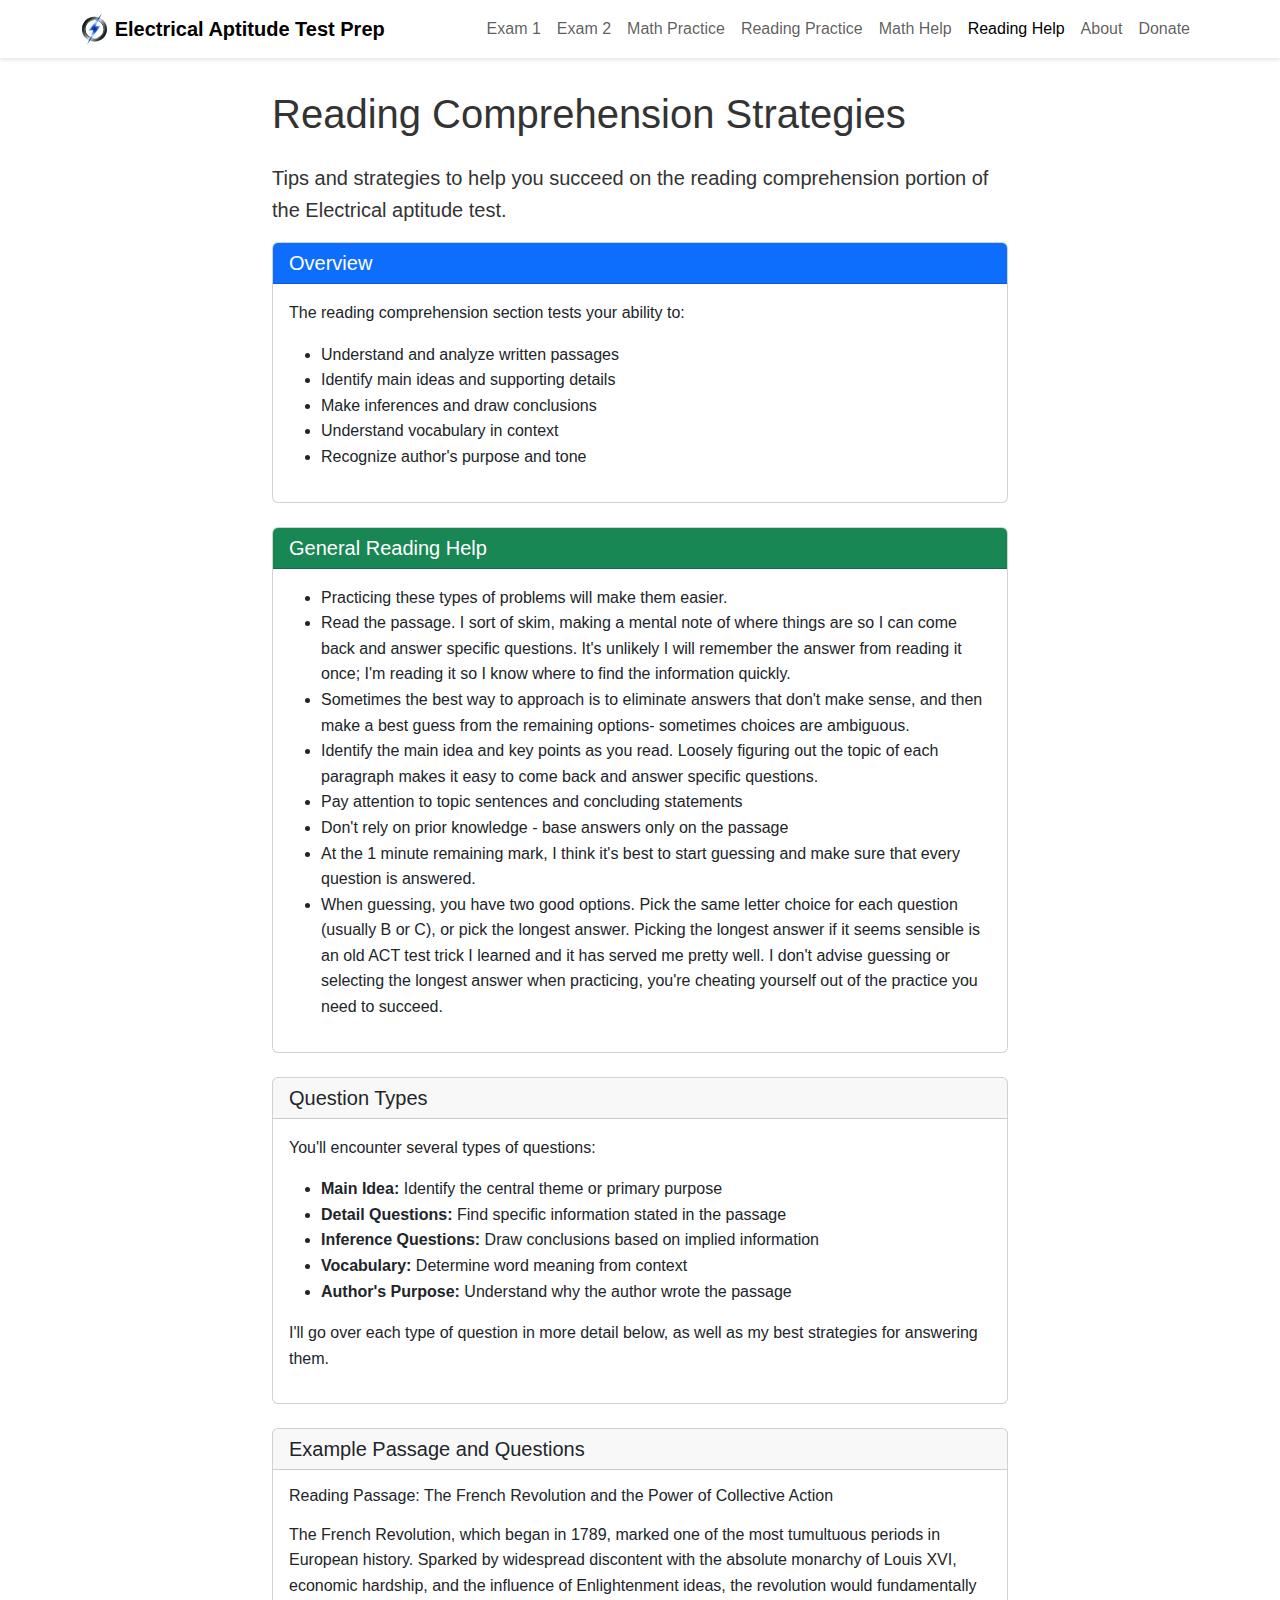
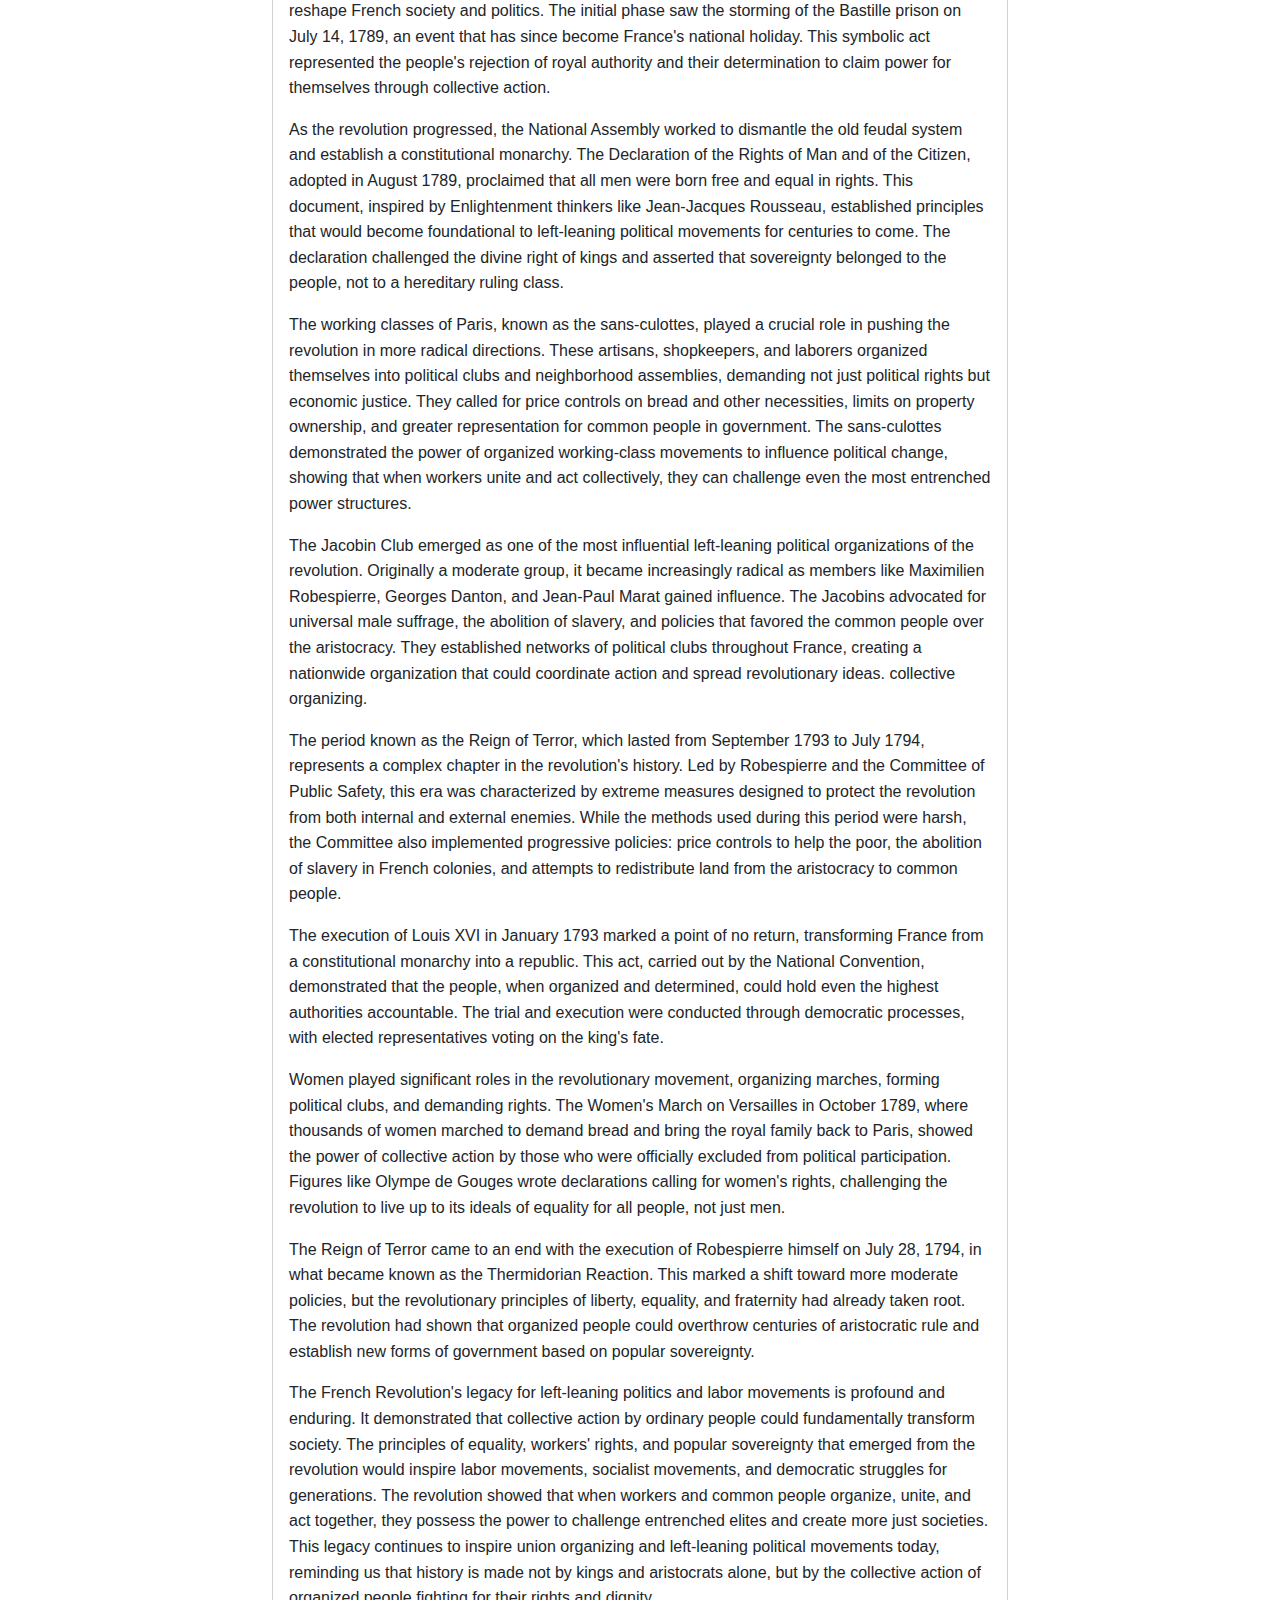
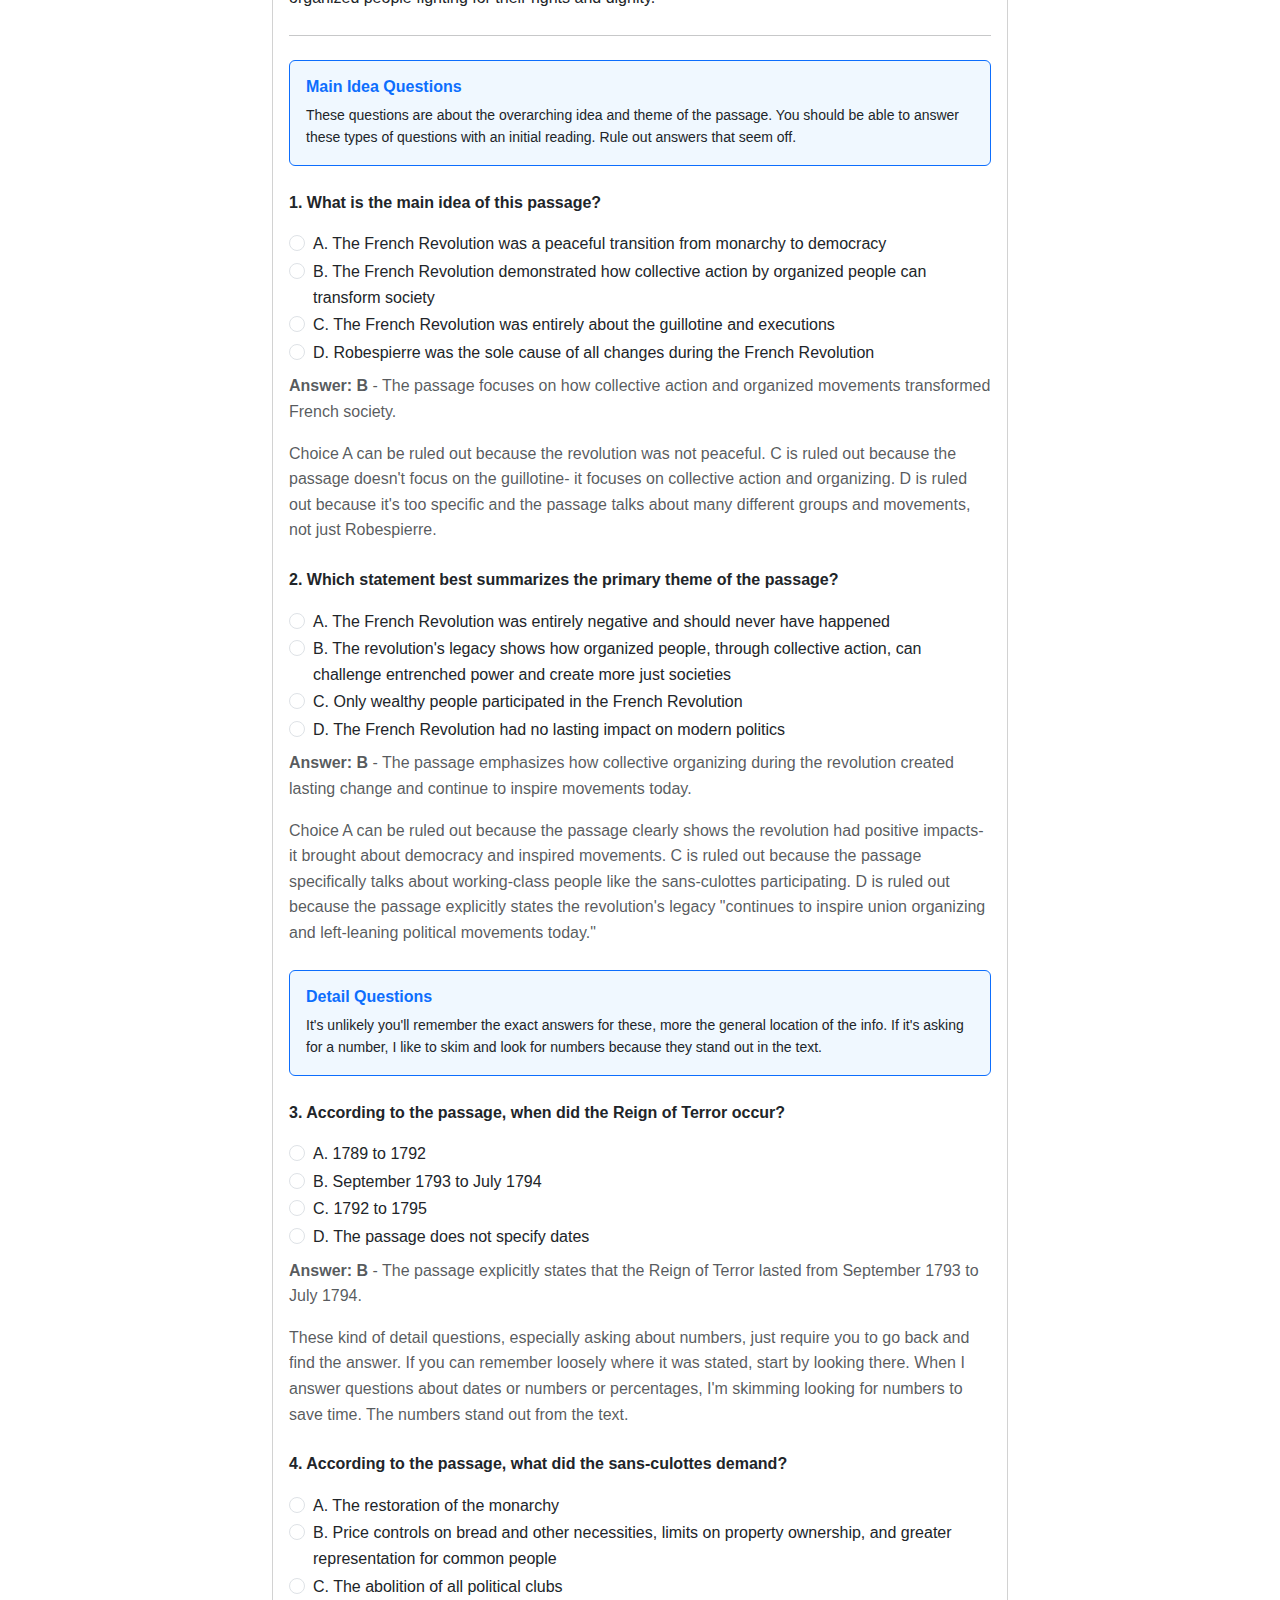
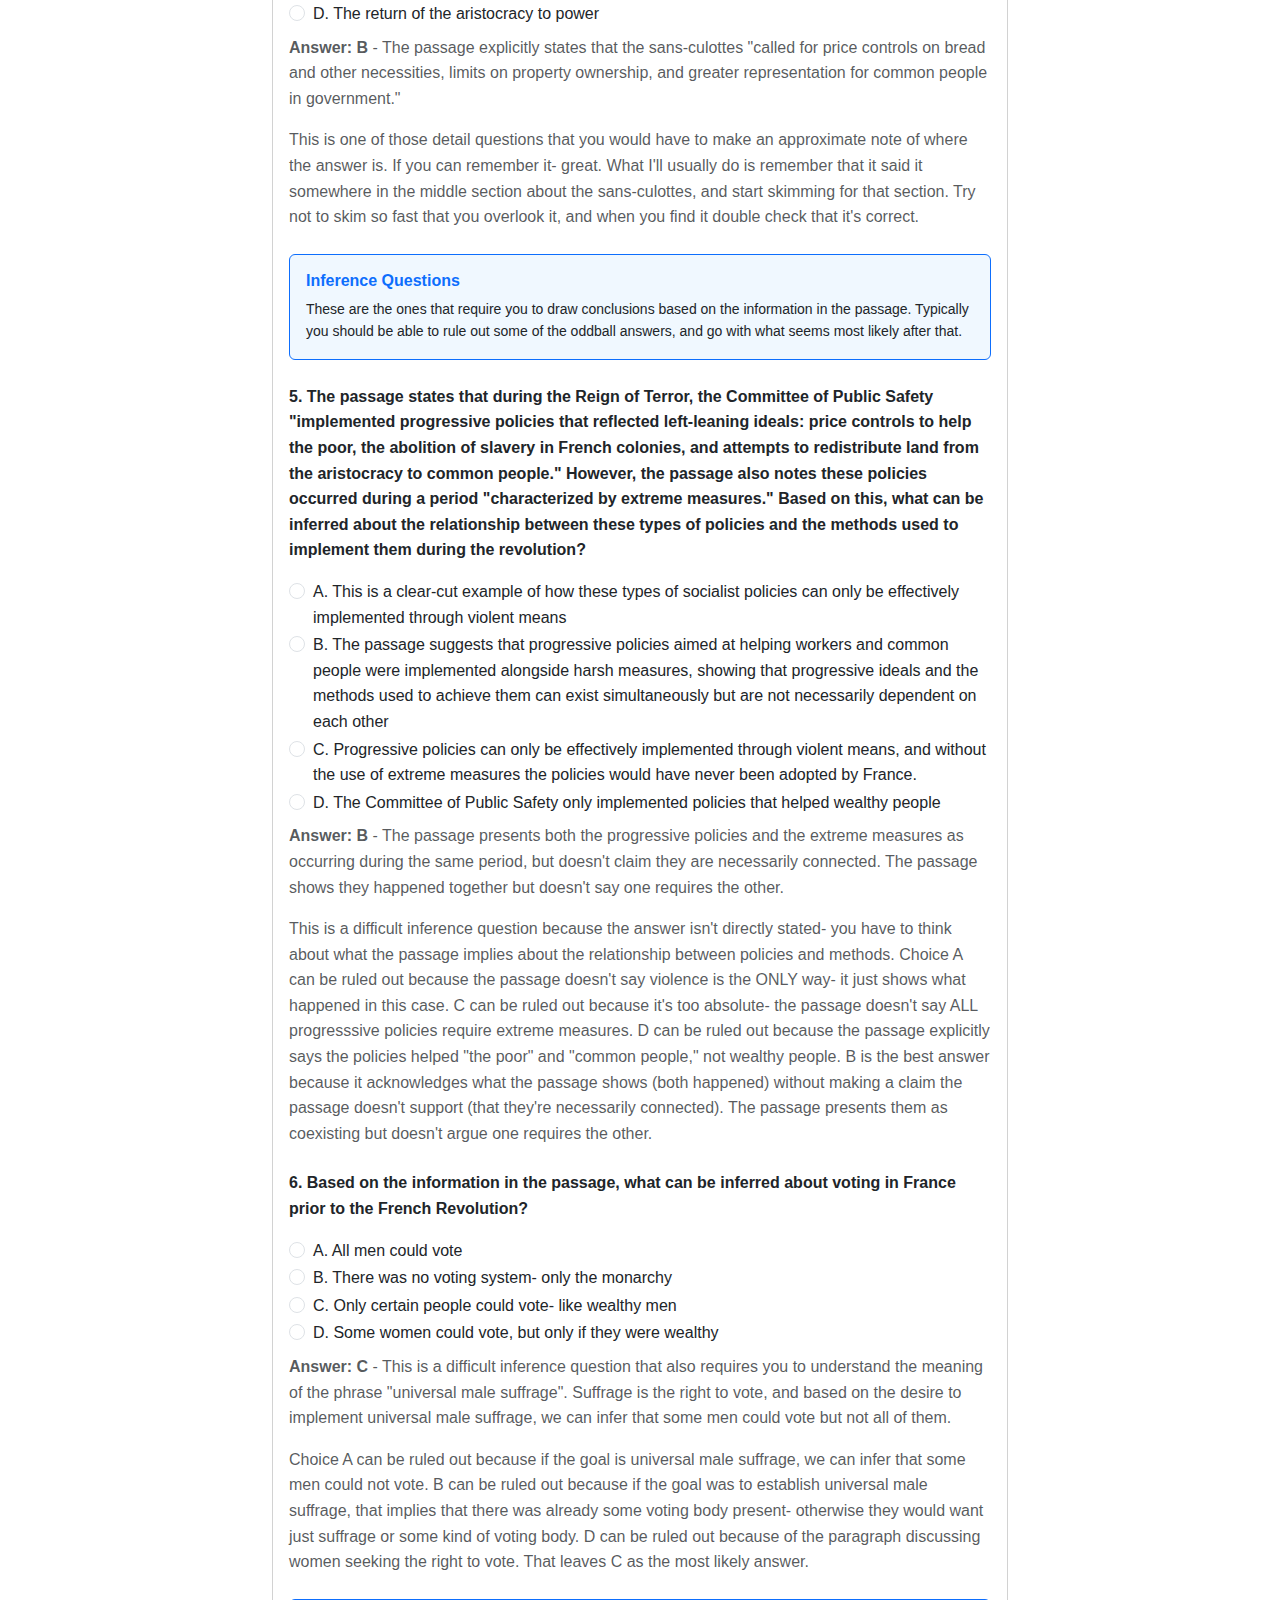
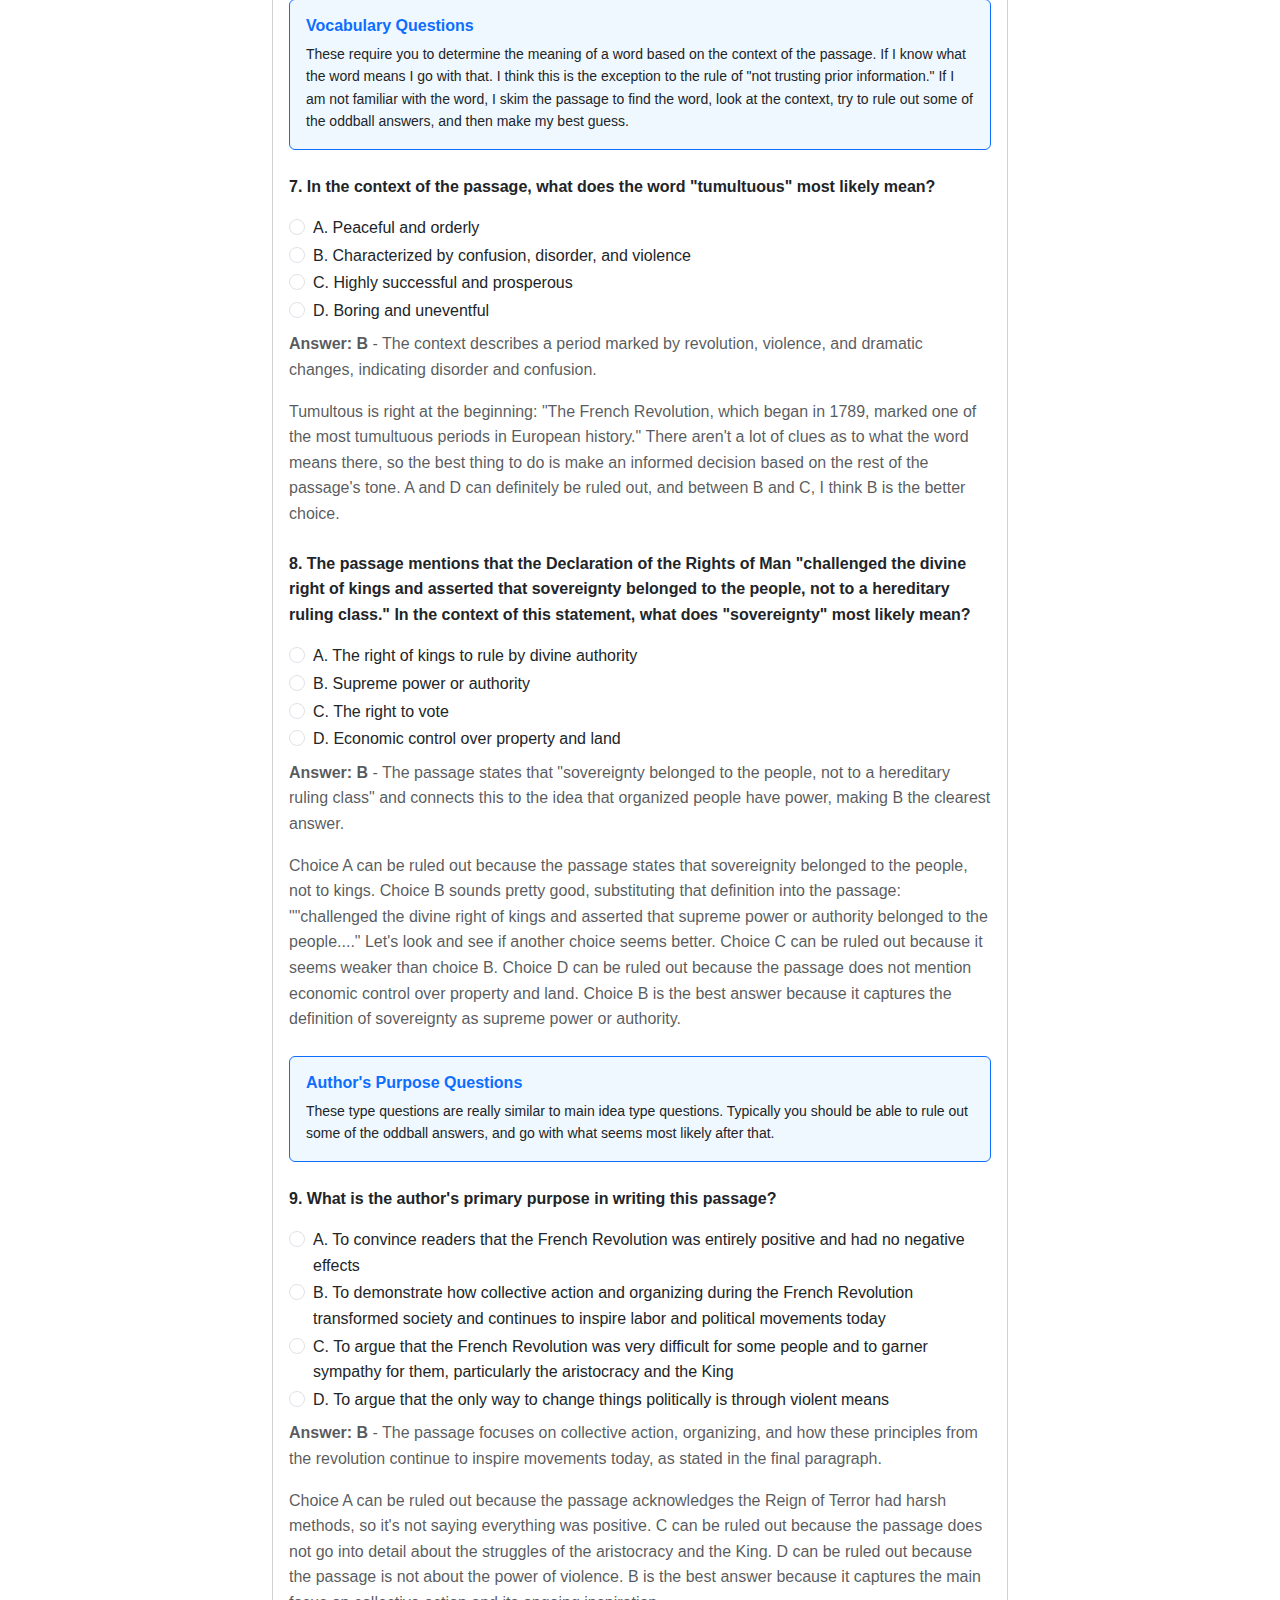
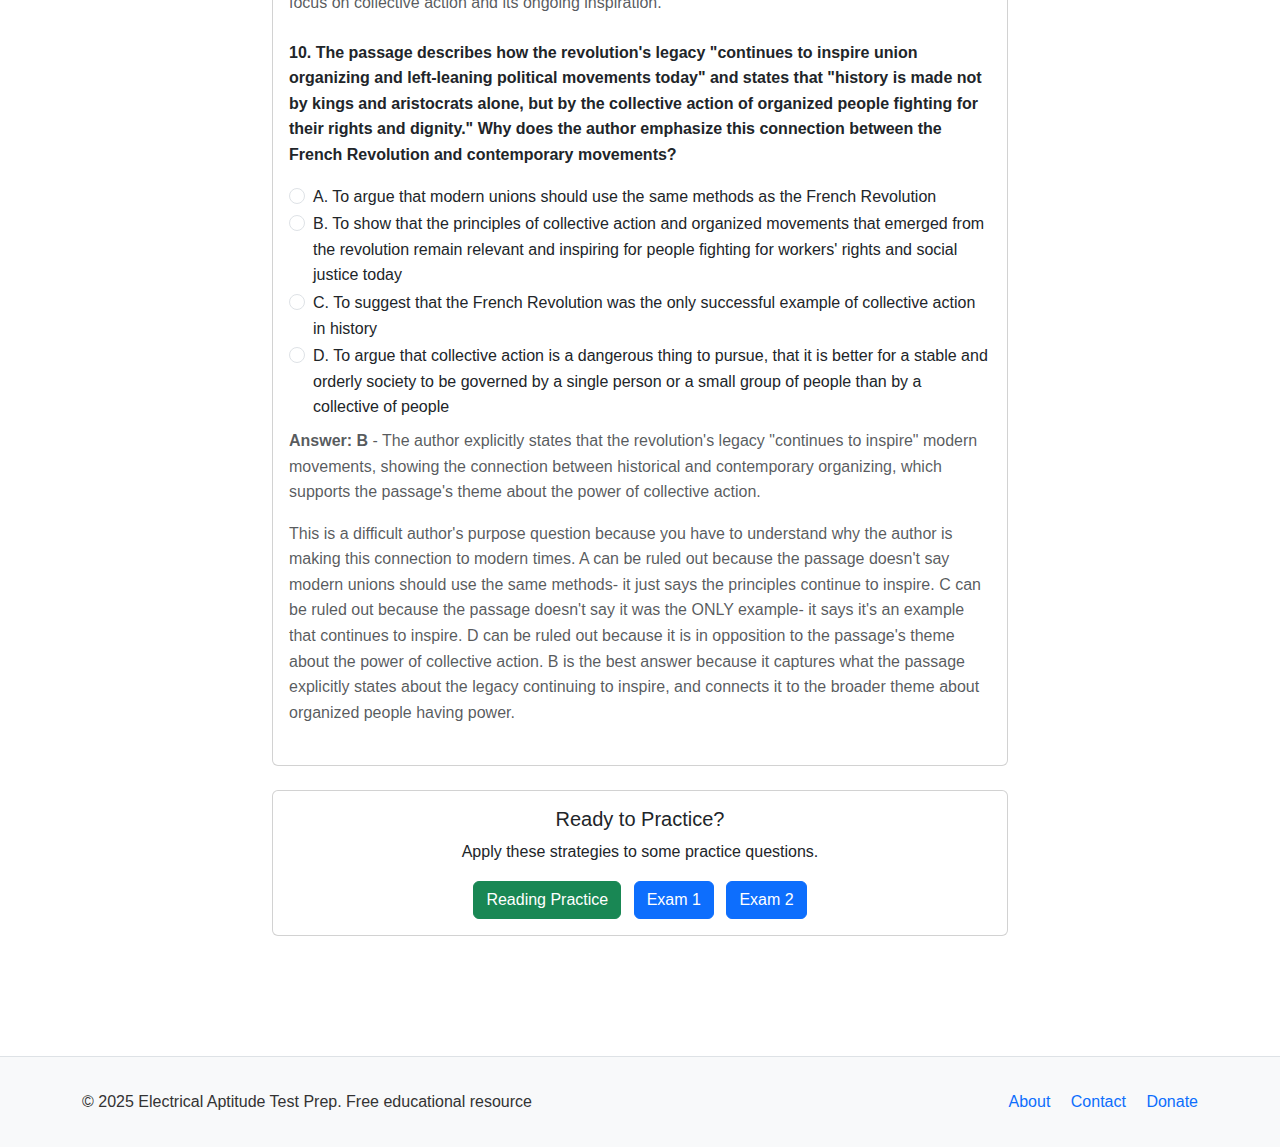
<file: reading-help.html>
<!DOCTYPE html>
<html lang="en">

<head>
    <meta charset="UTF-8">
    <meta name="viewport" content="width=device-width, initial-scale=1.0">
    <title>Reading Help - Electrical Aptitude Test Practice</title>
    <meta name="description"
        content="Study strategies and tips for the reading comprehension section of an electrical apprenticeship aptitude test.">
    <meta name="keywords"
        content="electrical aptitude test, reading help, comprehension tips, IBEW reading strategies, apprenticeship reading guide">
    <meta name="author" content="Electrical Aptitude Test Prep">

    <!-- Open Graph / Facebook -->
    <meta property="og:type" content="website">
    <meta property="og:url" content="https://electricalaptitudetestprep.com/reading-help.html">
    <meta property="og:title" content="Reading Help - Electrical Aptitude Test Practice">
    <meta property="og:description"
        content="Study strategies and tips for the reading comprehension section of an electrical apprenticeship aptitude test.">
    <meta property="og:image" content="https://electricalaptitudetestprep.com/assets/images/aptitude_og_1.png">
    <meta property="og:image:width" content="1200">
    <meta property="og:image:height" content="630">
    <meta property="og:site_name" content="Electrical Aptitude Test Prep">

    <!-- Twitter -->
    <meta name="twitter:card" content="summary_large_image">
    <meta name="twitter:url" content="https://electricalaptitudetestprep.com/reading-help.html">
    <meta name="twitter:title" content="Reading Help - Electrical Aptitude Test Practice">
    <meta name="twitter:description"
        content="Study strategies and tips for the reading comprehension section of an electrical apprenticeship aptitude test.">
    <meta name="twitter:image" content="https://electricalaptitudetestprep.com/assets/images/aptitude_og_1.png">

    <!-- Google tag (gtag.js) -->
    <script async src="https://www.googletagmanager.com/gtag/js?id=G-GNX2ZHNFF3"></script>
    <script>
        window.dataLayer = window.dataLayer || [];
        function gtag() { dataLayer.push(arguments); }
        gtag('js', new Date());

        gtag('config', 'G-GNX2ZHNFF3');
    </script>
    <!-- Favicon -->
    <link rel="icon" href="assets/images/Logo%20Symbol%20Lone.svg" type="image/svg+xml">
    <link rel="alternate icon" type="image/png" sizes="32x32" href="assets/images/icon_32.png">
    <!-- Canonical URL -->
    <link rel="canonical" href="https://electricalaptitudetestprep.com/reading-help.html">
    <!-- Bootstrap CSS -->
    <link href="https://cdn.jsdelivr.net/npm/bootstrap@5.3.2/dist/css/bootstrap.min.css" rel="stylesheet">
    <!-- Custom CSS -->
    <link rel="stylesheet" href="assets/css/styles.css">
</head>

<body>
    <!-- Navigation -->
    <nav class="navbar navbar-expand-lg navbar-light bg-white">
        <div class="container">
            <a class="navbar-brand" href="index.html">
                <img src="assets/images/Logo%20Symbol%20Lone.svg" alt="Electrical Aptitude Test Prep"
                    class="site-logo me-2">
                Electrical Aptitude Test Prep
            </a>
            <button class="navbar-toggler" type="button" data-bs-toggle="collapse" data-bs-target="#navbarNav"
                aria-controls="navbarNav" aria-expanded="false" aria-label="Toggle navigation">
                <span class="navbar-toggler-icon"></span>
            </button>
            <div class="collapse navbar-collapse" id="navbarNav">
                <ul class="navbar-nav ms-auto">
                    <li class="nav-item">
                        <a class="nav-link" href="exam1.html">Exam 1</a>
                    </li>
                    <li class="nav-item">
                        <a class="nav-link" href="exam2.html">Exam 2</a>
                    </li>
                    <li class="nav-item">
                        <a class="nav-link" href="practice-math.html">Math Practice</a>
                    </li>
                    <li class="nav-item">
                        <a class="nav-link" href="practice-reading.html">Reading Practice</a>
                    </li>
                    <li class="nav-item">
                        <a class="nav-link" href="math-help.html"> Math Help</a>
                    </li>
                    <li class="nav-item">
                        <a class="nav-link active" href="reading-help.html">Reading Help</a>
                    </li>
                    <li class="nav-item">
                        <a class="nav-link" href="about.html">About</a>
                    </li>
                    <li class="nav-item">
                        <a class="nav-link" href="donate.html">Donate</a>
                    </li>
                </ul>
            </div>
        </div>
    </nav>

    <!-- Main Content -->
    <main>
        <div class="container">
            <div class="row">
                <div class="col-lg-8 mx-auto">
                    <h1 class="mb-4">Reading Comprehension Strategies</h1>
                    <p class="lead">Tips and strategies to help you succeed on the reading comprehension portion of the
                        Electrical aptitude test.</p>

                    <!-- Overview Section -->
                    <div class="card mb-4">
                        <div class="card-header bg-primary text-white">
                            <h5 class="mb-0">Overview</h5>
                        </div>
                        <div class="card-body">
                            <p>The reading comprehension section tests your ability to:</p>
                            <ul>
                                <li>Understand and analyze written passages</li>
                                <li>Identify main ideas and supporting details</li>
                                <li>Make inferences and draw conclusions</li>
                                <li>Understand vocabulary in context</li>
                                <li>Recognize author's purpose and tone</li>
                            </ul>
                        </div>
                    </div>

                    <!-- Strategy Sections -->
                    <div class="card mb-4">
                        <div class="card-header bg-success text-white">
                            <h5 class="mb-0">General Reading Help</h5>
                        </div>
                        <div class="card-body">
                            <ul>
                                <li>Practicing these types of problems will make them
                                    easier.</li>
                                <li>Read the passage. I sort of skim, making a mental note of where things are so I
                                    can come back and answer specific questions. It's unlikely I will remember the
                                    answer
                                    from reading it once; I'm reading it so I know where to find the information
                                    quickly.</li>
                                <li>Sometimes the best way to approach is to eliminate answers that don't make sense,
                                    and then make a best guess from the remaining options- sometimes choices are
                                    ambiguous.</li>
                                <li>Identify the main idea and key points as you read. Loosely figuring out the topic of
                                    each paragraph makes it
                                    easy to come back and answer specific questions.</li>
                                <li>Pay attention to topic sentences and concluding statements</li>
                                <li>Don't rely on prior knowledge - base answers only on the passage</li>
                                <li>At the 1 minute remaining mark, I think it's best to start guessing and make sure
                                    that every question is answered.</li>
                                <li>When guessing, you have two good options. Pick the same letter choice for each
                                    question (usually B or C), or pick the longest answer. Picking the longest answer if
                                    it
                                    seems sensible is an
                                    old ACT test trick I learned and it has served me pretty well. I don't advise
                                    guessing or selecting the longest answer when practicing, you're cheating yourself
                                    out of the practice you need to
                                    succeed.</li>
                            </ul>
                        </div>
                    </div>

                    <div class="card mb-4">
                        <div class="card-header">
                            <h5 class="mb-0">Question Types</h5>
                        </div>
                        <div class="card-body">
                            <p>You'll encounter several types of questions:</p>
                            <ul>
                                <li><strong>Main Idea:</strong> Identify the central theme or primary purpose</li>
                                <li><strong>Detail Questions:</strong> Find specific information stated in the passage
                                </li>
                                <li><strong>Inference Questions:</strong> Draw conclusions based on implied information
                                </li>
                                <li><strong>Vocabulary:</strong> Determine word meaning from context</li>
                                <li><strong>Author's Purpose:</strong> Understand why the author wrote the passage</li>
                            </ul>
                            <p>I'll go over each type of question in more detail below, as well as my best strategies
                                for answering them.</p>
                        </div>
                    </div>

                    <!-- Example Passage and Questions -->
                    <div class="card mb-4">
                        <div class="card-header">
                            <h5 class="mb-0">Example Passage and Questions</h5>
                        </div>
                        <div class="card-body">
                            <h6 class="mb-3">Reading Passage: The French Revolution and the Power of Collective Action
                            </h6>

                            <p>The French Revolution, which began in 1789, marked one of the most tumultuous periods in
                                European history. Sparked by widespread discontent with the absolute monarchy of Louis
                                XVI, economic hardship, and the influence of Enlightenment ideas, the revolution would
                                fundamentally reshape French society and politics. The initial phase saw the storming of
                                the Bastille prison on July 14, 1789, an event that has since become France's national
                                holiday. This symbolic act represented the people's rejection of royal authority and
                                their determination to claim power for themselves through collective action.</p>

                            <p>As the revolution progressed, the National Assembly worked to dismantle the old feudal
                                system and establish a constitutional monarchy. The Declaration of the Rights of Man and
                                of the Citizen, adopted in August 1789, proclaimed that all men were born free and equal
                                in rights. This document, inspired by Enlightenment thinkers like Jean-Jacques Rousseau,
                                established principles that would become foundational to left-leaning political
                                movements
                                for centuries to come. The declaration challenged the divine right of kings and asserted
                                that sovereignty belonged to the people, not to a hereditary ruling class.</p>

                            <p>The working classes of Paris, known as the sans-culottes, played a crucial role in
                                pushing the revolution in more radical directions. These artisans, shopkeepers, and
                                laborers organized themselves into political clubs and neighborhood assemblies,
                                demanding
                                not just political rights but economic justice. They called for price controls on bread
                                and other necessities, limits on property ownership, and greater representation for
                                common people in government. The sans-culottes demonstrated the power of organized
                                working-class movements to influence political change, showing that when workers unite
                                and act collectively, they can challenge even the most entrenched power structures.</p>

                            <p>The Jacobin Club emerged as one of the most influential left-leaning political
                                organizations of the revolution. Originally a moderate group, it became increasingly
                                radical as members like Maximilien Robespierre, Georges Danton, and Jean-Paul Marat
                                gained influence. The Jacobins advocated for universal male suffrage, the abolition of
                                slavery, and policies that favored the common people over the aristocracy. They
                                established networks of political clubs throughout France, creating a nationwide
                                organization that could coordinate action and spread revolutionary ideas.

                                collective organizing.</p>

                            <p>The period known as the Reign of Terror, which lasted from September 1793 to July 1794,
                                represents a complex chapter in the revolution's history. Led by Robespierre and the
                                Committee of Public Safety, this era was characterized by extreme measures designed to
                                protect the revolution from both internal and external enemies. While the methods used
                                during this period were harsh, the Committee also implemented progressive policies:
                                price controls to help the poor, the abolition of slavery
                                in French colonies, and attempts to redistribute land from the aristocracy to common
                                people.</p>

                            <p>The execution of Louis XVI in January 1793 marked a point of no return, transforming
                                France from a constitutional monarchy into a republic. This act, carried out by the
                                National Convention, demonstrated that the people, when organized and determined, could
                                hold even the highest authorities accountable. The trial and execution were conducted
                                through democratic processes, with elected representatives voting on the king's fate.
                            </p>

                            <p>Women played significant roles in the revolutionary movement, organizing marches, forming
                                political clubs, and demanding rights. The Women's March on Versailles in October 1789,
                                where thousands of women marched to demand bread and bring the royal family back to
                                Paris, showed the power of collective action by those who were officially excluded from
                                political participation. Figures like Olympe de Gouges wrote declarations calling for
                                women's rights, challenging the revolution to live up to its ideals of equality for all
                                people, not just men.</p>

                            <p>The Reign of Terror came to an end with the execution of Robespierre himself on July 28,
                                1794, in what became known as the Thermidorian Reaction. This marked a shift toward more
                                moderate policies, but the revolutionary principles of liberty, equality, and fraternity
                                had already taken root. The revolution had shown that organized people could overthrow
                                centuries of aristocratic rule and establish new forms of government based on popular
                                sovereignty.</p>

                            <p>The French Revolution's legacy for left-leaning politics and labor movements is profound
                                and enduring. It demonstrated that collective action by ordinary people could
                                fundamentally
                                transform society. The principles of equality, workers' rights, and popular sovereignty
                                that emerged from the revolution would inspire labor movements, socialist
                                movements, and democratic struggles for generations. The revolution showed that when
                                workers and common people organize, unite, and act together, they possess the power to
                                challenge entrenched elites and create more just societies. This legacy continues to
                                inspire union organizing and left-leaning political movements today, reminding us that
                                history is made not by kings and aristocrats alone, but by the collective action of
                                organized people fighting for their rights and dignity.</p>

                            <hr class="my-4">

                            <div class="card mb-4 border-primary" style="background-color: #f0f8ff;">
                                <div class="card-body py-3">
                                    <h6 class="mb-2 fw-bold text-primary">Main Idea Questions</h6>
                                    <p class="mb-0 small">These questions are about the overarching idea and theme of
                                        the passage. You should be
                                        able to answer these types of questions with an initial reading. Rule out
                                        answers that
                                        seem off.</p>
                                </div>
                            </div>

                            <div class="mb-4">
                                <p class="fw-bold">1. What is the main idea of this passage?</p>
                                <div class="form-check">
                                    <input class="form-check-input" type="radio" name="main1" id="main1a" value="A">
                                    <label class="form-check-label" for="main1a">A. The French Revolution was a peaceful
                                        transition from monarchy to democracy</label>
                                </div>
                                <div class="form-check">
                                    <input class="form-check-input" type="radio" name="main1" id="main1b" value="B">
                                    <label class="form-check-label" for="main1b">B. The French Revolution demonstrated
                                        how collective action by organized people can transform society</label>
                                </div>
                                <div class="form-check">
                                    <input class="form-check-input" type="radio" name="main1" id="main1c" value="C">
                                    <label class="form-check-label" for="main1c">C. The French Revolution was entirely
                                        about the guillotine and executions</label>
                                </div>
                                <div class="form-check">
                                    <input class="form-check-input" type="radio" name="main1" id="main1d" value="D">
                                    <label class="form-check-label" for="main1d">D. Robespierre was the sole cause of
                                        all changes during the French Revolution</label>
                                </div>
                                <p class="text-muted mt-2"><strong>Answer: B</strong> - The passage focuses on how
                                    collective action and organized movements transformed French society.</p>
                                <p class="text-muted mt-2">Choice A can be ruled out because the revolution was not
                                    peaceful. C
                                    is ruled out because the passage doesn't focus on the guillotine- it focuses on
                                    collective action and organizing. D is ruled out because it's too specific and the
                                    passage talks about many different groups and movements, not just Robespierre.</p>
                            </div>

                            <div class="mb-4">
                                <p class="fw-bold">2. Which statement best summarizes the primary theme of the passage?
                                </p>
                                <div class="form-check">
                                    <input class="form-check-input" type="radio" name="main2" id="main2a" value="A">
                                    <label class="form-check-label" for="main2a">A. The French Revolution was entirely
                                        negative and should never have happened</label>
                                </div>
                                <div class="form-check">
                                    <input class="form-check-input" type="radio" name="main2" id="main2b" value="B">
                                    <label class="form-check-label" for="main2b">B. The revolution's legacy shows how
                                        organized people, through collective action, can challenge entrenched power and
                                        create more just societies</label>
                                </div>
                                <div class="form-check">
                                    <input class="form-check-input" type="radio" name="main2" id="main2c" value="C">
                                    <label class="form-check-label" for="main2c">C. Only wealthy people participated in
                                        the French Revolution</label>
                                </div>
                                <div class="form-check">
                                    <input class="form-check-input" type="radio" name="main2" id="main2d" value="D">
                                    <label class="form-check-label" for="main2d">D. The French Revolution had no lasting
                                        impact on modern politics</label>
                                </div>
                                <p class="text-muted mt-2"><strong>Answer: B</strong> - The passage emphasizes how
                                    collective organizing during the revolution created
                                    lasting
                                    change and continue to inspire movements today.</p>
                                <p class="text-muted mt-2">Choice A can be ruled out because the passage clearly shows
                                    the
                                    revolution had positive impacts- it brought about democracy and inspired movements.
                                    C
                                    is ruled out because the passage specifically talks about working-class people like
                                    the sans-culottes participating. D is ruled out because the passage explicitly
                                    states
                                    the revolution's legacy "continues to inspire union organizing and left-leaning
                                    political movements today."</p>
                            </div>

                            <div class="card mb-4 border-primary" style="background-color: #f0f8ff;">
                                <div class="card-body py-3">
                                    <h6 class="mb-2 fw-bold text-primary">Detail Questions</h6>
                                    <p class="mb-0 small">It's unlikely you'll remember the exact answers for these,
                                        more the general location of
                                        the info. If it's asking for a number, I like to skim and look for numbers
                                        because they
                                        stand out in the text.</p>
                                </div>
                            </div>
                            <div class="mb-4">
                                <p class="fw-bold">3. According to the passage, when did the Reign of Terror occur?</p>
                                <div class="form-check">
                                    <input class="form-check-input" type="radio" name="detail1" id="detail1a" value="A">
                                    <label class="form-check-label" for="detail1a">A. 1789 to 1792</label>
                                </div>
                                <div class="form-check">
                                    <input class="form-check-input" type="radio" name="detail1" id="detail1b" value="B">
                                    <label class="form-check-label" for="detail1b">B. September 1793 to July
                                        1794</label>
                                </div>
                                <div class="form-check">
                                    <input class="form-check-input" type="radio" name="detail1" id="detail1c" value="C">
                                    <label class="form-check-label" for="detail1c">C. 1792 to 1795</label>
                                </div>
                                <div class="form-check">
                                    <input class="form-check-input" type="radio" name="detail1" id="detail1d" value="D">
                                    <label class="form-check-label" for="detail1d">D. The passage does not specify
                                        dates</label>
                                </div>
                                <p class="text-muted mt-2"><strong>Answer: B</strong> - The passage explicitly states
                                    that the Reign of Terror lasted from September 1793 to July 1794.</p>
                                <p class="text-muted mt-2">These kind of detail questions, especially asking about
                                    numbers, just require you to go back and find the answer. If you can remember
                                    loosely where it was stated, start by looking there. When I answer questions
                                    about dates or numbers or percentages, I'm skimming looking for numbers
                                    to save time. The numbers stand out from the text.</p>
                            </div>

                            <div class="mb-4">
                                <p class="fw-bold">4. According to the passage, what did the sans-culottes demand?</p>
                                <div class="form-check">
                                    <input class="form-check-input" type="radio" name="detail2" id="detail2a" value="A">
                                    <label class="form-check-label" for="detail2a">A. The restoration of the
                                        monarchy</label>
                                </div>
                                <div class="form-check">
                                    <input class="form-check-input" type="radio" name="detail2" id="detail2b" value="B">
                                    <label class="form-check-label" for="detail2b">B. Price controls on bread and other
                                        necessities, limits on property ownership, and greater representation for common
                                        people</label>
                                </div>
                                <div class="form-check">
                                    <input class="form-check-input" type="radio" name="detail2" id="detail2c" value="C">
                                    <label class="form-check-label" for="detail2c">C. The abolition of all political
                                        clubs</label>
                                </div>
                                <div class="form-check">
                                    <input class="form-check-input" type="radio" name="detail2" id="detail2d" value="D">
                                    <label class="form-check-label" for="detail2d">D. The return of the aristocracy to
                                        power</label>
                                </div>
                                <p class="text-muted mt-2"><strong>Answer: B</strong> - The passage explicitly states
                                    that the sans-culottes "called for price controls on bread and other necessities,
                                    limits on property ownership, and greater representation for common people in
                                    government."</p>
                                <p class="text-muted mt-2">This is one of those detail questions that you would have to
                                    make an approximate note of where the answer is. If you can remember it- great. What
                                    I'll usually do is remember that it said it somewhere in the middle section about
                                    the sans-culottes, and start skimming for that section. Try not to skim so fast that
                                    you overlook it, and when you find it double check that it's correct.</p>
                            </div>

                            <div class="card mb-4 border-primary" style="background-color: #f0f8ff;">
                                <div class="card-body py-3">
                                    <h6 class="mb-2 fw-bold text-primary">Inference Questions</h6>
                                    <p class="mb-0 small">These are the ones that require you to draw conclusions based
                                        on the information in the
                                        passage. Typically you should be able to rule out some of the oddball answers,
                                        and go
                                        with what seems most likely after that.</p>
                                </div>
                            </div>
                            <div class="mb-4">
                                <p class="fw-bold">5. The passage states that during the Reign of Terror, the Committee
                                    of Public Safety "implemented progressive policies that reflected left-leaning
                                    ideals: price controls to help the poor, the abolition of slavery in French
                                    colonies, and attempts to redistribute land from the aristocracy to common people."
                                    However, the passage also notes these policies occurred during a period
                                    "characterized by extreme measures." Based on this, what can be inferred about the
                                    relationship between these types of policies and the methods used to
                                    implement them
                                    during the revolution?</p>
                                <div class="form-check">
                                    <input class="form-check-input" type="radio" name="infer1" id="infer1a" value="A">
                                    <label class="form-check-label" for="infer1a">A. This is a clear-cut example of how
                                        these types of socialist policies can only be effectively implemented through
                                        violent means</label>
                                </div>
                                <div class="form-check">
                                    <input class="form-check-input" type="radio" name="infer1" id="infer1b" value="B">
                                    <label class="form-check-label" for="infer1b">B. The passage suggests that
                                        progressive policies aimed at helping workers and common people were implemented
                                        alongside harsh measures, showing that progressive ideals and the methods used
                                        to
                                        achieve them can exist simultaneously but are not necessarily dependent on each
                                        other</label>
                                </div>
                                <div class="form-check">
                                    <input class="form-check-input" type="radio" name="infer1" id="infer1c" value="C">
                                    <label class="form-check-label" for="infer1c">C. Progressive policies can only be
                                        effectively implemented through violent means, and without
                                        the use of extreme measures the policies would have never been adopted by
                                        France.
                                    </label>
                                </div>
                                <div class="form-check">
                                    <input class="form-check-input" type="radio" name="infer1" id="infer1d" value="D">
                                    <label class="form-check-label" for="infer1d">D. The Committee of Public Safety only
                                        implemented policies that helped wealthy people</label>
                                </div>
                                <p class="text-muted mt-2"><strong>Answer: B</strong> - The passage presents both the
                                    progressive policies and the extreme measures as occurring during the same period,
                                    but doesn't claim they are necessarily connected. The passage shows they happened
                                    together but doesn't say one requires the other.</p>
                                <p class="text-muted mt-2">This is a difficult inference question because the
                                    answer isn't directly stated- you have to think about what the passage implies about
                                    the relationship between policies and methods. Choice A can be ruled out because the
                                    passage doesn't say violence is the ONLY way- it just shows what happened in this
                                    case. C can be ruled out because it's too absolute- the passage doesn't say ALL
                                    progresssive policies require extreme measures. D can be ruled out because the
                                    passage explicitly says the policies helped "the poor" and "common people," not
                                    wealthy people. B is the best answer because it acknowledges what the passage shows
                                    (both happened) without making a claim the passage doesn't support (that they're
                                    necessarily connected). The passage presents them as coexisting but doesn't argue
                                    one
                                    requires the other.</p>
                            </div>

                            <div class="mb-4">
                                <p class="fw-bold">6. Based on the information in the passage, what can be inferred
                                    about voting in France prior to the French
                                    Revolution?</p>
                                <div class="form-check">
                                    <input class="form-check-input" type="radio" name="infer2" id="infer2a" value="A">
                                    <label class="form-check-label" for="infer2a">A. All men could vote</label>
                                </div>
                                <div class="form-check">
                                    <input class="form-check-input" type="radio" name="infer2" id="infer2b" value="B">
                                    <label class="form-check-label" for="infer2b">B. There was no voting system- only
                                        the monarchy</label>
                                </div>
                                <div class="form-check">
                                    <input class="form-check-input" type="radio" name="infer2" id="infer2c" value="C">
                                    <label class="form-check-label" for="infer2c">C. Only certain people could vote-
                                        like wealthy men</label>
                                </div>
                                <div class="form-check">
                                    <input class="form-check-input" type="radio" name="infer2" id="infer2d" value="D">
                                    <label class="form-check-label" for="infer2d">D. Some women could vote, but only if
                                        they were wealthy</label>
                                </div>
                                <p class="text-muted mt-2"><strong>Answer: C</strong> - This is a difficult inference
                                    question that also requires you to understand the meaning of the phrase "universal
                                    male suffrage". Suffrage is the right to vote, and based on the desire to implement
                                    universal male suffrage, we can infer that some men could vote but not all of them.
                                </p>
                                <p class="text-muted mt-2">Choice A can be ruled out because if the goal is universal
                                    male
                                    suffrage, we can infer that some men could not vote. B can be ruled out because if
                                    the goal was to establish universal male suffrage, that implies that there was
                                    already some voting body present- otherwise they would want just suffrage or some
                                    kind of voting body. D can be ruled out because of the paragraph discussing women
                                    seeking the right to vote. That leaves C as the most likely answer.</p>
                            </div>

                            <div class="card mb-4 border-primary" style="background-color: #f0f8ff;">
                                <div class="card-body py-3">
                                    <h6 class="mb-2 fw-bold text-primary">Vocabulary Questions</h6>
                                    <p class="mb-0 small">These require you to determine the meaning of a word based on
                                        the
                                        context of the passage. If I know what the word means I go with that. I think
                                        this is the exception to the rule of "not trusting prior information." If I am
                                        not
                                        familiar with the word, I skim the passage to find the word, look at the
                                        context, try to rule out
                                        some of the
                                        oddball
                                        answers, and then make my best guess.</p>
                                </div>
                            </div>
                            <div class="mb-4">
                                <p class="fw-bold">7. In the context of the passage, what does the word "tumultuous"
                                    most likely mean?</p>
                                <div class="form-check">
                                    <input class="form-check-input" type="radio" name="vocab1" id="vocab1a" value="A">
                                    <label class="form-check-label" for="vocab1a">A. Peaceful and orderly</label>
                                </div>
                                <div class="form-check">
                                    <input class="form-check-input" type="radio" name="vocab1" id="vocab1b" value="B">
                                    <label class="form-check-label" for="vocab1b">B. Characterized by confusion,
                                        disorder, and violence</label>
                                </div>
                                <div class="form-check">
                                    <input class="form-check-input" type="radio" name="vocab1" id="vocab1c" value="C">
                                    <label class="form-check-label" for="vocab1c">C. Highly successful and
                                        prosperous</label>
                                </div>
                                <div class="form-check">
                                    <input class="form-check-input" type="radio" name="vocab1" id="vocab1d" value="D">
                                    <label class="form-check-label" for="vocab1d">D. Boring and uneventful</label>
                                </div>
                                <p class="text-muted mt-2"><strong>Answer: B</strong> - The context describes a period
                                    marked by revolution, violence, and dramatic changes, indicating disorder and
                                    confusion.</p>
                                <p class="text-muted mt-2">Tumultous is right at the beginning: "The French Revolution,
                                    which began in 1789, marked one of the most tumultuous periods in European history."
                                    There aren't a lot of clues as to what the word means there, so the best thing to do
                                    is make an informed decision based on the rest of the passage's tone. A and D can
                                    definitely be ruled out, and between B and C, I think B is the better choice.</p>
                            </div>

                            <div class="mb-4">
                                <p class="fw-bold">8. The passage mentions that the Declaration of the Rights of Man
                                    "challenged the divine right of kings and asserted that sovereignty belonged to the
                                    people, not to a hereditary ruling class." In
                                    the context of this statement, what does "sovereignty" most likely mean?</p>
                                <div class="form-check">
                                    <input class="form-check-input" type="radio" name="vocab2" id="vocab2a" value="A">
                                    <label class="form-check-label" for="vocab2a">A. The right of kings to rule by
                                        divine authority</label>
                                </div>
                                <div class="form-check">
                                    <input class="form-check-input" type="radio" name="vocab2" id="vocab2b" value="B">
                                    <label class="form-check-label" for="vocab2b">B. Supreme power or authority </label>
                                </div>
                                <div class="form-check">
                                    <input class="form-check-input" type="radio" name="vocab2" id="vocab2c" value="C">
                                    <label class="form-check-label" for="vocab2c">C. The right to vote</label>
                                </div>
                                <div class="form-check">
                                    <input class="form-check-input" type="radio" name="vocab2" id="vocab2d" value="D">
                                    <label class="form-check-label" for="vocab2d">D. Economic control over property and
                                        land</label>
                                </div>
                                <p class="text-muted mt-2"><strong>Answer: B</strong> - The passage states
                                    that "sovereignty belonged to the people, not to a hereditary ruling class" and
                                    connects this to the idea that organized people have power, making B the clearest
                                    answer.</p>
                                <p class="text-muted mt-2">Choice A can be ruled out because the passage states that
                                    sovereignity belonged to the people, not to kings. Choice B sounds pretty good,
                                    substituting that
                                    definition into the passage: ""challenged the divine right of kings and asserted
                                    that supreme power or authority belonged to the
                                    people...." Let's look and see if another choice seems better. Choice C can be ruled
                                    out because it seems weaker than choice B. Choice D can be ruled out
                                    because the passage does not mention economic control over property and land. Choice
                                    B is the best answer because it captures the definition of sovereignty as supreme
                                    power or authority.</p>
                            </div>

                            <div class="card mb-4 border-primary" style="background-color: #f0f8ff;">
                                <div class="card-body py-3">
                                    <h6 class="mb-2 fw-bold text-primary">Author's Purpose Questions</h6>
                                    <p class="mb-0 small">These type questions are really similar to main idea type
                                        questions. Typically you should
                                        be able to rule out some of the oddball answers, and go with what seems most
                                        likely
                                        after that.</p>
                                </div>
                            </div>
                            <div class="mb-4">
                                <p class="fw-bold">9. What is the author's primary purpose in writing this passage?</p>
                                <div class="form-check">
                                    <input class="form-check-input" type="radio" name="purpose1" id="purpose1a"
                                        value="A">
                                    <label class="form-check-label" for="purpose1a">A. To convince readers that the
                                        French Revolution was entirely positive and had no negative effects</label>
                                </div>
                                <div class="form-check">
                                    <input class="form-check-input" type="radio" name="purpose1" id="purpose1b"
                                        value="B">
                                    <label class="form-check-label" for="purpose1b">B. To demonstrate how collective
                                        action and organizing during the French Revolution transformed
                                        society and continues to inspire labor and political movements today</label>
                                </div>
                                <div class="form-check">
                                    <input class="form-check-input" type="radio" name="purpose1" id="purpose1c"
                                        value="C">
                                    <label class="form-check-label" for="purpose1c">C. To argue that the French
                                        Revolution was very difficult for some people and to garner sympathy for them,
                                        particularly the aristocracy and the King</label>
                                </div>
                                <div class="form-check">
                                    <input class="form-check-input" type="radio" name="purpose1" id="purpose1d"
                                        value="D">
                                    <label class="form-check-label" for="purpose1d">D. To argue that the only way to
                                        change things politically is through violent means</label>
                                </div>
                                <p class="text-muted mt-2"><strong>Answer: B</strong> - The passage focuses on
                                    collective action, organizing, and how these principles from the revolution continue
                                    to inspire movements today, as stated in the final paragraph.</p>
                                <p class="text-muted mt-2">Choice A can be ruled out because the passage acknowledges
                                    the Reign
                                    of Terror had harsh methods, so it's not saying everything was positive. C can be
                                    ruled out because the passage does not go into detail about the struggles of the
                                    aristocracy and the King. D can be ruled out because the passage is not about the
                                    power of violence. B is the best answer because it captures the main focus on
                                    collective
                                    action and its ongoing inspiration.</p>
                            </div>

                            <div class="mb-4">
                                <p class="fw-bold">10. The passage describes how the revolution's legacy "continues to
                                    inspire union organizing and left-leaning political movements today" and states that
                                    "history is made not by kings and aristocrats alone, but by the collective action of
                                    organized people fighting for their rights and dignity." Why does the author
                                    emphasize this connection between the French Revolution and contemporary movements?
                                </p>
                                <div class="form-check">
                                    <input class="form-check-input" type="radio" name="purpose2" id="purpose2a"
                                        value="A">
                                    <label class="form-check-label" for="purpose2a">A. To argue that modern unions
                                        should
                                        use the same methods as the French Revolution</label>
                                </div>
                                <div class="form-check">
                                    <input class="form-check-input" type="radio" name="purpose2" id="purpose2b"
                                        value="B">
                                    <label class="form-check-label" for="purpose2b">B. To show that the principles of
                                        collective action and organized movements that emerged from the revolution
                                        remain
                                        relevant and inspiring for people fighting for workers' rights and social
                                        justice
                                        today</label>
                                </div>
                                <div class="form-check">
                                    <input class="form-check-input" type="radio" name="purpose2" id="purpose2c"
                                        value="C">
                                    <label class="form-check-label" for="purpose2c">C. To suggest that the French
                                        Revolution was the only successful example of collective action in
                                        history</label>
                                </div>
                                <div class="form-check">
                                    <input class="form-check-input" type="radio" name="purpose2" id="purpose2d"
                                        value="D">
                                    <label class="form-check-label" for="purpose2d">D. To argue that collective action
                                        is a dangerous thing to pursue, that it is better for a stable and orderly
                                        society to be governed by a single person or a small group of people than by a
                                        collective of people</label>
                                </div>
                                <p class="text-muted mt-2"><strong>Answer: B</strong> - The author explicitly states
                                    that the revolution's legacy "continues to inspire" modern movements, showing the
                                    connection between historical and contemporary organizing, which supports the
                                    passage's theme about the power of collective action.</p>
                                <p class="text-muted mt-2">This is a difficult author's purpose question because you
                                    have
                                    to understand why the author is making this connection to modern times. A can be
                                    ruled out because the passage doesn't say modern unions should use the same methods-
                                    it just says the principles continue to inspire. C can be ruled out because the
                                    passage doesn't say it was the ONLY example- it says it's an example that continues
                                    to inspire. D can be ruled out because it is in opposition to the passage's theme
                                    about the power of collective action.
                                    B is the best answer because it captures what the passage explicitly states about
                                    the
                                    legacy continuing to inspire, and connects it to the broader theme about organized
                                    people having power. </p>
                            </div>
                        </div>
                    </div>



                    <!-- Practice CTA -->
                    <div class="card mb-4">
                        <div class="card-body text-center">
                            <h5 class="card-title">Ready to Practice?</h5>
                            <p class="card-text">Apply these strategies to some practice questions.</p>
                            <a href="practice-reading.html" class="btn btn-success me-2">Reading Practice</a>
                            <a href="exam1.html" class="btn btn-primary me-2">Exam 1</a>
                            <a href="exam2.html" class="btn btn-primary">Exam 2</a>
                        </div>
                    </div>

                </div>
            </div>
        </div>
    </main>

    <!-- Footer -->
    <footer>
        <div class="container">
            <div class="row">
                <div class="col-md-6">
                    <p class="mb-0">&copy; 2025 Electrical Aptitude Test Prep. Free educational resource</p>
                </div>
                <div class="col-md-6 text-md-end">
                    <a href="about.html" class="text-decoration-none me-3">About</a>
                    <a href="contact.html" class="text-decoration-none me-3">Contact</a>
                    <a href="donate.html" class="text-decoration-none">Donate</a>
                </div>
            </div>
        </div>
    </footer>

    <!-- Bootstrap JS -->
    <script src="https://cdn.jsdelivr.net/npm/bootstrap@5.3.2/dist/js/bootstrap.bundle.min.js"></script>
    <!-- Custom JS -->
    <script src="assets/js/main.js"></script>
</body>

</html>
</file>
<file: assets/css/styles.css>
/* Custom styles for Electrical Aptitude Test Practice Site */

:root {
    --primary-blue: #0d6efd;
    --success-green: #198754;
}

body {
    background-color: #ffffff;
    font-family: -apple-system, BlinkMacSystemFont, 'Segoe UI', Roboto, 'Helvetica Neue', Arial, sans-serif;
    line-height: 1.6;
    color: #333;
}

/* Navbar styling */
.navbar {
    box-shadow: 0 2px 4px rgba(0, 0, 0, 0.1);
}

.navbar-brand {
    font-weight: 600;
    font-size: 1.25rem;
    display: inline-flex;
    align-items: center;
}

/* Logo sizing */
.site-logo {
    height: 32px;
    width: auto;
}

.hero-logo {
    height: 160px;
    width: auto;
}

/* Footer styling */
footer {
    background-color: #f8f9fa;
    border-top: 1px solid #dee2e6;
    margin-top: 4rem;
    padding: 2rem 0;
}

/* Content spacing */
main {
    min-height: calc(100vh - 200px);
    padding: 2rem 0;
}

/* Card styling for questions */
.question-card {
    margin-bottom: 1.5rem;
    border: 1px solid #dee2e6;
}

.question-card .card-header {
    background-color: #f8f9fa;
    font-weight: 600;
}

/* Button styling */
.btn-primary {
    background-color: var(--primary-blue);
    border-color: var(--primary-blue);
}

.btn-success {
    background-color: var(--success-green);
    border-color: var(--success-green);
}

/* Practice exam specific */
.exam-container {
    max-width: 900px;
    margin: 0 auto;
}

/* Calm, supportive styling */
.hero-section {
    padding: 3rem 0;
    text-align: center;
}

.hero-section h1 {
    color: #212529;
    margin-bottom: 1rem;
}

.hero-section p {
    color: #6c757d;
    font-size: 1.1rem;
    max-width: 600px;
    margin: 0 auto 2rem;
}

/* Accessibility */
a:focus,
button:focus {
    outline: 2px solid var(--primary-blue);
    outline-offset: 2px;
}

/* Mobile responsiveness */
@media (max-width: 768px) {
    .hero-section {
        padding: 2rem 0;
    }

    main {
        padding: 1rem 0;
    }
}

@media (max-width: 576px) {
    .site-logo {
        height: 26px;
    }

    .hero-logo {
        height: 110px;
    }
}
</file>
